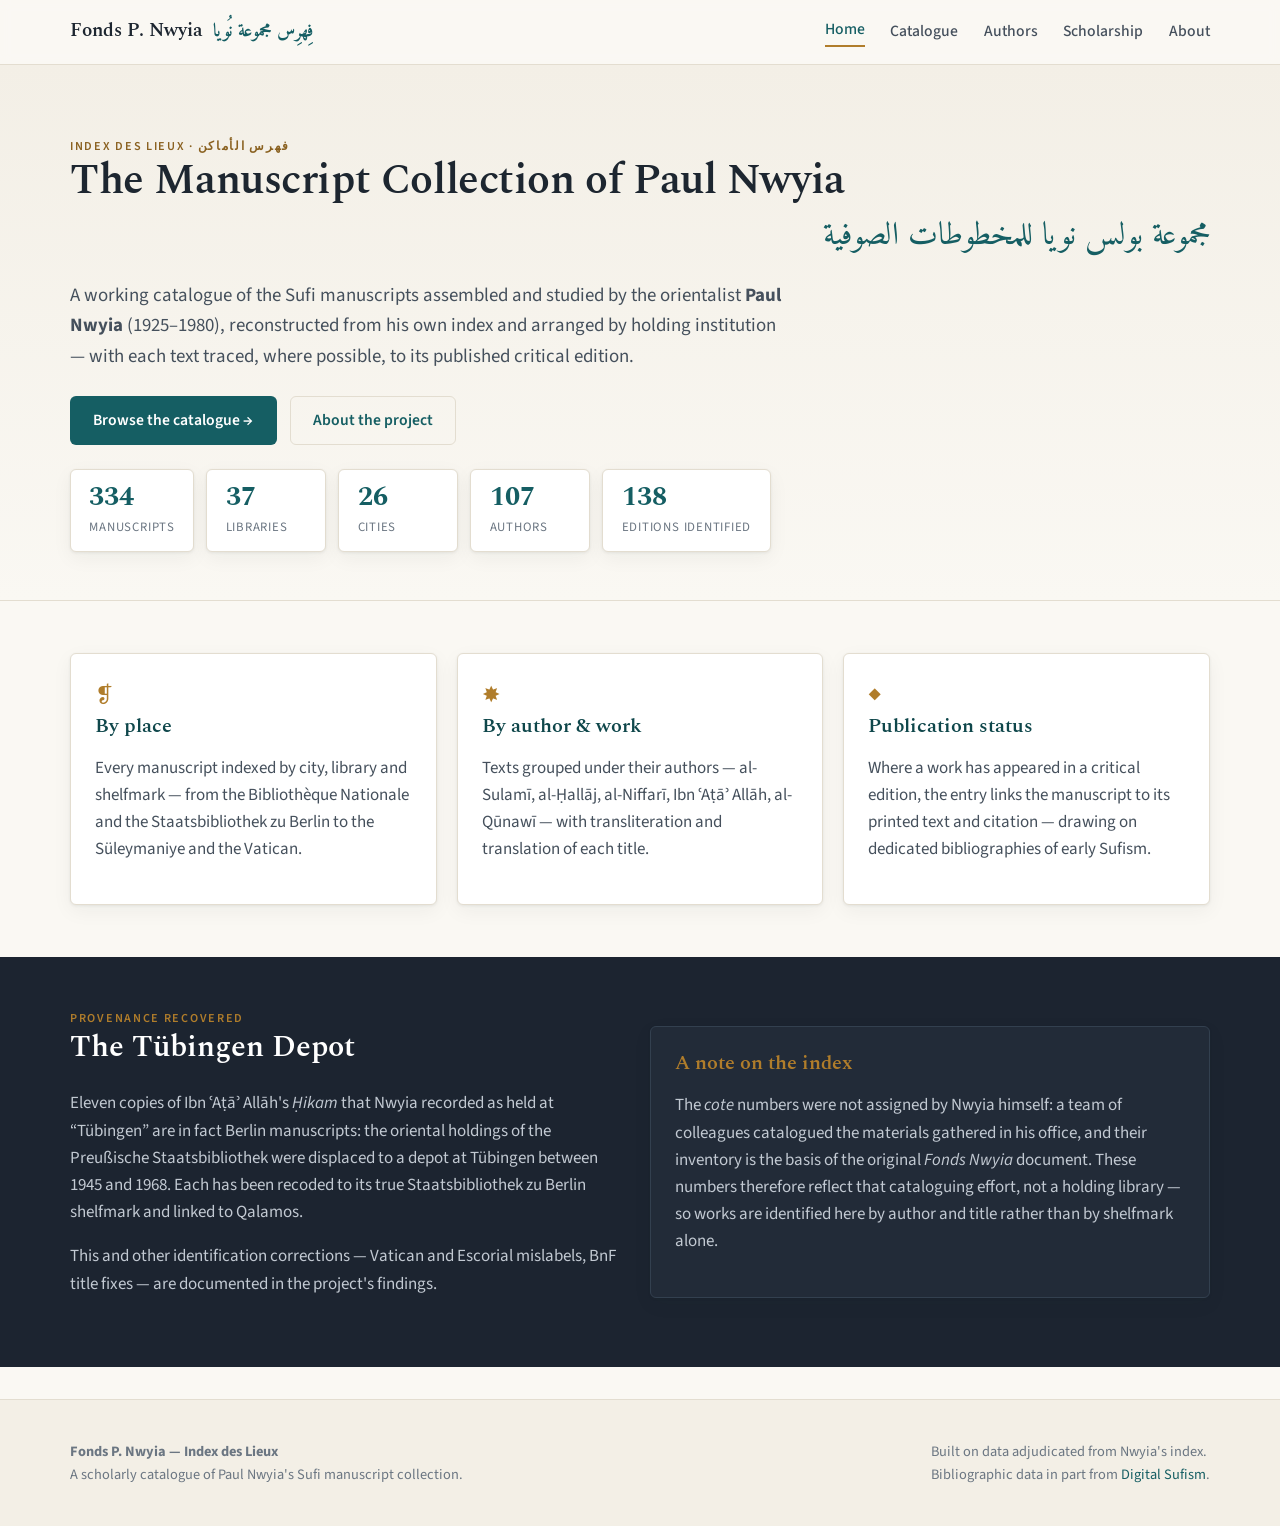
<file: index.html>
<!DOCTYPE html>
<html lang="en">
<head>
<meta charset="utf-8">
<meta name="viewport" content="width=device-width, initial-scale=1">
<title>Fonds P. Nwyia — Index des Lieux</title>
<meta name="description" content="A catalogue of the Sufi manuscripts assembled and studied by Paul Nwyia (1925–1980), indexed by holding institution, with publication status of their texts.">
<link rel="canonical" href="site/index.html">
<meta http-equiv="refresh" content="0; url=site/index.html">
<script>window.location.replace("site/index.html");</script>
</head>
<body>
<p>Redirecting to the <a href="site/index.html">Fonds P. Nwyia catalogue</a>&nbsp;…</p>
</body>
</html>
</file>
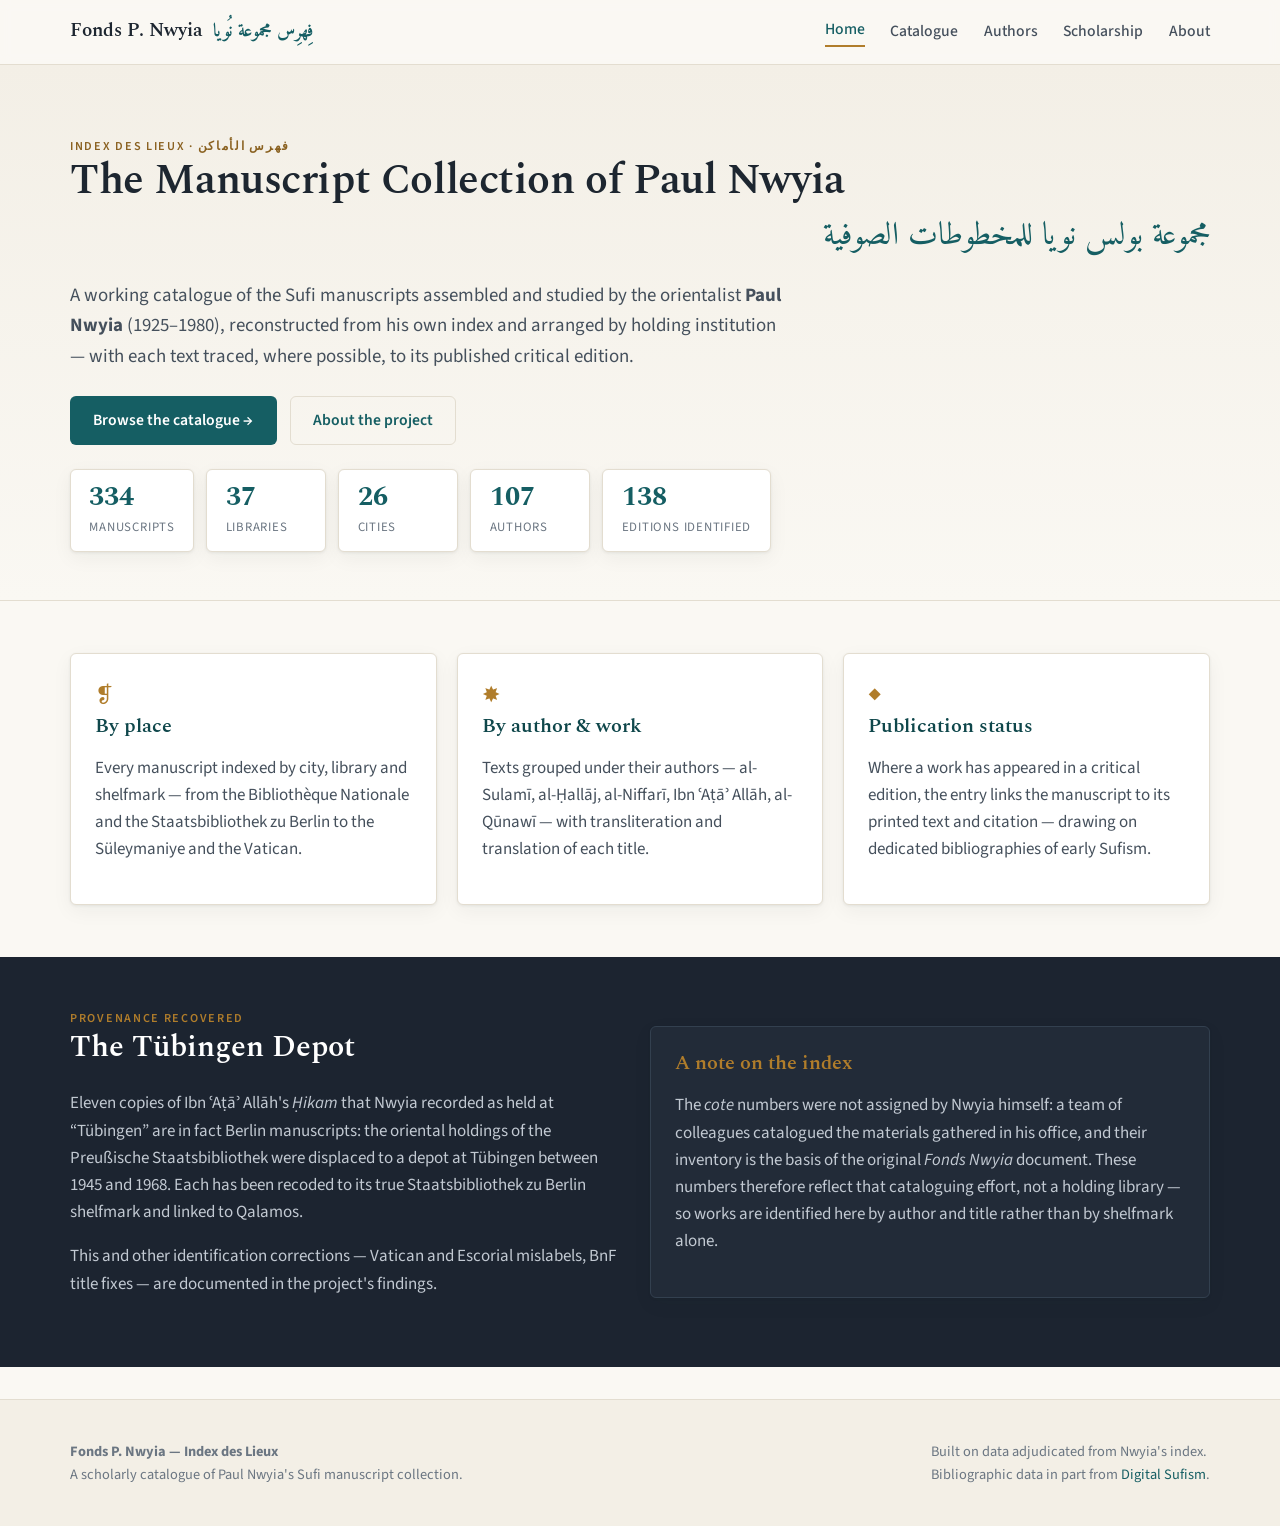
<file: site/index.html>
<!DOCTYPE html>
<html lang="en">
<head>
<meta charset="utf-8">
<meta name="viewport" content="width=device-width, initial-scale=1">
<title>Fonds P. Nwyia — Index des Lieux</title>
<meta name="description" content="A catalogue of the Sufi manuscripts assembled and studied by Paul Nwyia (1925–1980), indexed by holding institution, with publication status of their texts.">
<link rel="stylesheet" href="styles.css">
</head>
<body>

<nav class="nav">
  <div class="nav-inner">
    <a class="brand" href="index.html">Fonds P.&nbsp;Nwyia <span class="ar">فِهرِس مجموعة نُويا</span></a>
    <div class="nav-links">
      <a href="index.html" class="active">Home</a>
      <a href="catalogue.html">Catalogue</a>
      <a href="authors.html">Authors</a>
      <a href="scholarship.html">Scholarship</a>
      <a href="about.html">About</a>
    </div>
  </div>
</nav>

<header class="hero">
  <div class="container">
    <div class="eyebrow">Index des Lieux · فهرس الأماكن</div>
    <h1>The Manuscript Collection of Paul Nwyia</h1>
    <div class="ar-title">مجموعة بولس نويا للمخطوطات الصوفية</div>
    <p class="lead">
      A working catalogue of the Sufi manuscripts assembled and studied by the orientalist
      <strong>Paul Nwyia</strong> (1925–1980), reconstructed from his own index and arranged by
      holding institution — with each text traced, where possible, to its published critical edition.
    </p>
    <div class="btn-row">
      <a class="btn btn-primary" href="catalogue.html">Browse the catalogue →</a>
      <a class="btn btn-ghost" href="about.html">About the project</a>
    </div>
    <div class="stats" id="stats">
      <div class="stat"><div class="num" id="s-mss">—</div><div class="lbl">Manuscripts</div></div>
      <div class="stat"><div class="num" id="s-lib">—</div><div class="lbl">Libraries</div></div>
      <div class="stat"><div class="num" id="s-city">—</div><div class="lbl">Cities</div></div>
      <div class="stat"><div class="num" id="s-auth">—</div><div class="lbl">Authors</div></div>
      <div class="stat"><div class="num" id="s-pub">—</div><div class="lbl">Editions identified</div></div>
    </div>
  </div>
</header>

<section>
  <div class="container">
    <div class="grid grid-3">
      <a class="card" href="catalogue.html">
        <div class="icon">❡</div>
        <h3>By place</h3>
        <p>Every manuscript indexed by city, library and shelfmark — from the Bibliothèque
        Nationale and the Staatsbibliothek zu Berlin to the Süleymaniye and the Vatican.</p>
      </a>
      <a class="card" href="catalogue.html">
        <div class="icon">✸</div>
        <h3>By author &amp; work</h3>
        <p>Texts grouped under their authors — al-Sulamī, al-Ḥallāj, al-Niffarī, Ibn ʿAṭāʾ Allāh,
        al-Qūnawī — with transliteration and translation of each title.</p>
      </a>
      <a class="card" href="about.html">
        <div class="icon">◆</div>
        <h3>Publication status</h3>
        <p>Where a work has appeared in a critical edition, the entry links the manuscript to its
        printed text and citation — drawing on dedicated bibliographies of early Sufism.</p>
      </a>
    </div>
  </div>
</section>

<section class="feature-dark">
  <div class="container">
    <div class="grid grid-2" style="align-items:center;">
      <div>
        <div class="eyebrow" style="color:var(--accent)">Provenance recovered</div>
        <h2>The Tübingen Depot</h2>
        <p>Eleven copies of Ibn ʿAṭāʾ Allāh's <em>Ḥikam</em> that Nwyia recorded as held at
        “Tübingen” are in fact Berlin manuscripts: the oriental holdings of the Preußische
        Staatsbibliothek were displaced to a depot at Tübingen between 1945 and 1968. Each has
        been recoded to its true Staatsbibliothek zu Berlin shelfmark and linked to Qalamos.</p>
        <p class="muted">This and other identification corrections — Vatican and Escorial mislabels,
        BnF title fixes — are documented in the project's findings.</p>
      </div>
      <div>
        <div class="card" style="background:#222b38;border-color:#33404f;">
          <h3 style="color:var(--accent)">A note on the index</h3>
          <p style="color:#c2c9d2">The <em>cote</em> numbers were not assigned by Nwyia himself:
          a team of colleagues catalogued the materials gathered in his office, and their inventory
          is the basis of the original <em>Fonds Nwyia</em> document. These numbers therefore reflect
          that cataloguing effort, not a holding library — so works are identified here by author and
          title rather than by shelfmark alone.</p>
        </div>
      </div>
    </div>
  </div>
</section>

<footer>
  <div class="container footer-grid">
    <div>
      <strong>Fonds P. Nwyia — Index des Lieux</strong><br>
      A scholarly catalogue of Paul Nwyia's Sufi manuscript collection.
    </div>
    <div>
      Built on data adjudicated from Nwyia's index.<br>
      Bibliographic data in part from
      <a href="https://digitalsufism.github.io/" target="_blank" rel="noopener">Digital Sufism</a>.
    </div>
  </div>
</footer>

<script>
fetch("../data/data.json", { cache: "no-store" })
  .then(r => r.json())
  .then(d => {
    const clusters = d.clusters || [];
    // Clusters classified "modern" (Nwyia's own studies, his colleagues, and
    // modern authors) are not part of the premodern manuscript corpus — they are
    // presented separately on the Scholarship page and excluded from these counts.
    const modern = new Set(clusters.filter(c => c.category === "modern").map(c => c.cluster_id));
    const rows = (d.rows || []).filter(r => !modern.has(r.author_cluster_id));
    const uniq = k => new Set(rows.map(r => (r[k] || "").trim()).filter(Boolean)).size;
    const set = (id, n) => document.getElementById(id).textContent = n.toLocaleString();
    set("s-mss", rows.length);
    set("s-lib", uniq("library"));
    set("s-city", uniq("city"));
    set("s-auth", clusters.filter(c =>
      c.category !== "modern" && rows.some(r => r.author_cluster_id === c.cluster_id)).length);
    set("s-pub", rows.filter(r => r.pub_status === "published").length);
  })
  .catch(() => {});
</script>
</body>
</html>
</file>
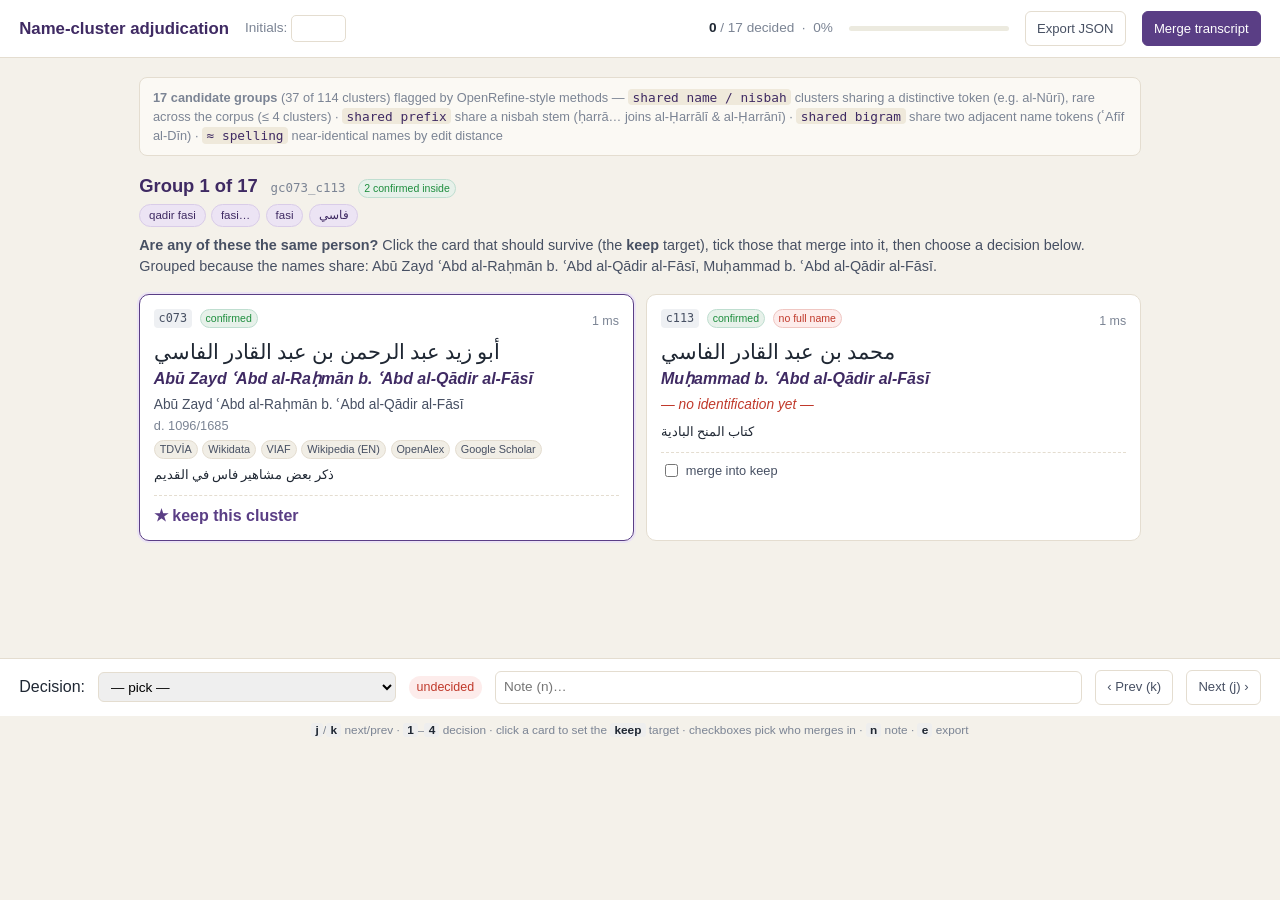
<file: review/name_clusters.html>
<!DOCTYPE html>
<html lang="en">
<head>
<meta charset="utf-8">
<meta name="viewport" content="width=device-width, initial-scale=1">
<title>Name-cluster adjudication — Fonds P. Nwyia</title>
<style>
:root{
  --bg:#f4f1ea;--card:#fff;--line:#e4ddd0;--ink:#1f2733;--soft:#475063;--muted:#7b8494;
  --primary:#5a3e85;--primary-dk:#3f2a63;--accent:#b08a3e;--ok:#1e8e3e;--warn:#c77f12;--red:#c0392b;
}
*{box-sizing:border-box}
body{margin:0;background:#f4f1ea;color:var(--ink);
  font-family:-apple-system,BlinkMacSystemFont,"Segoe UI",Roboto,Helvetica,Arial,sans-serif;line-height:1.5}
.ar{font-family:"Amiri","Noto Naskh Arabic","Traditional Arabic",serif;direction:rtl;unicode-bidi:isolate}
header{position:sticky;top:0;z-index:10;background:#fff;border-bottom:1px solid var(--line);
  padding:.7rem 1.2rem;display:flex;align-items:center;gap:1rem;flex-wrap:wrap}
header h1{font-size:1.05rem;margin:0;color:var(--primary-dk);font-weight:700}
.spacer{flex:1}
.prog{font-size:.85rem;color:var(--muted)}
.prog b{color:var(--ink)}
.bar{height:5px;background:#eceadf;border-radius:3px;overflow:hidden;width:160px}
.bar>i{display:block;height:100%;background:var(--accent)}
button.btn{font:inherit;font-size:.82rem;padding:.4rem .7rem;border:1px solid var(--line);background:#fff;
  border-radius:6px;cursor:pointer;color:var(--soft)}
button.btn:hover{border-color:var(--primary);color:var(--primary)}
button.btn.primary{background:var(--primary);color:#fff;border-color:var(--primary)}
.wrap{max-width:1040px;margin:1.2rem auto;padding:0 1.2rem 5rem}
.legend{font-size:.8rem;color:var(--muted);background:#fbf9f4;border:1px solid var(--line);
  border-radius:8px;padding:.6rem .8rem;margin-bottom:1rem}
.legend code{background:#efe9db;padding:.05em .35em;border-radius:4px;color:var(--primary-dk)}
.group-head{display:flex;align-items:baseline;gap:.8rem;flex-wrap:wrap;margin-bottom:.2rem}
.group-head h2{margin:0;font-size:1.15rem;color:var(--primary-dk)}
.gid{font-family:ui-monospace,Menlo,monospace;font-size:.78rem;color:var(--muted)}
.methods{margin:.3rem 0 .2rem;display:flex;gap:.35rem;flex-wrap:wrap}
.mchip{font-size:.72rem;background:#ece4f4;color:var(--primary-dk);border:1px solid #d9cce8;
  border-radius:999px;padding:.1rem .55rem}
.mchip.lead{background:#fbf0db;color:var(--accent);border-color:#ecdcb4}
.prompt{font-size:.9rem;color:var(--soft);margin:.5rem 0 1rem}
.members{display:grid;gap:.8rem;grid-template-columns:repeat(auto-fit,minmax(300px,1fr));margin-bottom:1.1rem}
.mem{background:var(--card);border:1px solid var(--line);border-radius:10px;padding:.75rem .85rem;position:relative}
.mem.keep{border-color:var(--primary);box-shadow:0 0 0 2px #ece4f4}
.mem.dropme{opacity:.62}
.mem-top{display:flex;align-items:center;gap:.5rem;margin-bottom:.35rem;flex-wrap:wrap}
.cid{font-family:ui-monospace,Menlo,monospace;font-size:.74rem;background:#eef0f3;border-radius:4px;
  padding:.05em .4em;color:var(--soft)}
.tag{font-size:.66rem;border-radius:999px;padding:.05em .45em;border:1px solid}
.tag.conf{background:#e7f1ea;color:var(--ok);border-color:#bfded0}
.tag.bare{background:#fdeceb;color:var(--red);border-color:#f0c7c3}
.tag.modern{background:#eef0f2;color:var(--muted);border-color:#dfe3e7}
.name-ar{font-size:1.3rem}
.name-tr{font-style:italic;color:var(--primary-dk);font-weight:600}
.full{font-size:.86rem;color:var(--soft);margin-top:.25rem}
.full.none{color:var(--red);font-style:italic}
.dates{font-size:.8rem;color:var(--muted)}
.kv{font-size:.78rem;color:var(--muted);margin-top:.3rem}
.auths{display:flex;gap:.3rem;flex-wrap:wrap;margin-top:.3rem}
.auth{font-size:.68rem;background:#f1eee6;border:1px solid var(--line);border-radius:999px;padding:.05em .45em;color:var(--soft)}
.titles{margin:.4rem 0 0;padding:0;list-style:none;font-size:.8rem}
.titles li{color:var(--ink);padding:.05rem 0}
.ctrl{display:flex;gap:.6rem;align-items:center;margin-top:.55rem;flex-wrap:wrap;
  border-top:1px dashed var(--line);padding-top:.5rem}
.ctrl label{font-size:.8rem;color:var(--soft);display:flex;align-items:center;gap:.3rem;cursor:pointer}
.decbar{position:sticky;bottom:0;background:#fff;border-top:1px solid var(--line);padding:.7rem 1.2rem;
  display:flex;gap:.8rem;align-items:center;flex-wrap:wrap}
.decbar select,.decbar input[type=text]{font:inherit;font-size:.85rem;padding:.35rem .5rem;
  border:1px solid var(--line);border-radius:6px}
.decbar input[type=text]{flex:1;min-width:180px}
.statetag{font-size:.78rem;padding:.15rem .5rem;border-radius:999px}
.s-merge{background:#e7f1ea;color:var(--ok)}.s-distinct{background:#eef0f2;color:var(--soft)}
.s-unsure{background:#fbf0db;color:var(--accent)}.s-defer{background:#f3eef7;color:var(--primary)}
.s-none{background:#fdeceb;color:var(--red)}
.kbd{font-size:.74rem;color:var(--muted);text-align:center;padding:.4rem}
.kbd b{background:#eee;border-radius:3px;padding:0 .35em;color:var(--ink)}
dialog{border:none;border-radius:10px;padding:0;max-width:680px;width:92%}
dialog .dlg{padding:1rem 1.2rem}
dialog textarea{width:100%;height:300px;font-family:ui-monospace,Menlo,monospace;font-size:.78rem;
  border:1px solid var(--line);border-radius:6px;padding:.5rem}
</style>
</head>
<body>

<header>
  <h1>Name-cluster adjudication</h1>
  <span class="prog">Initials: <input id="who" maxlength="6" style="width:4em;font:inherit;padding:.15rem .3rem;border:1px solid var(--line);border-radius:5px"></span>
  <div class="spacer"></div>
  <span class="prog"><b id="p-done">0</b> / <span id="p-tot">0</span> decided &nbsp;·&nbsp; <span id="p-pct">0%</span></span>
  <div class="bar"><i id="p-bar" style="width:0"></i></div>
  <button class="btn" onclick="exportJSON()">Export JSON</button>
  <button class="btn primary" onclick="exportMerges()">Merge transcript</button>
</header>

<div class="wrap">
  <div class="legend" id="legend"></div>
  <div id="main"><div style="padding:3rem;text-align:center;color:var(--muted)">Loading…</div></div>
</div>

<div class="decbar">
  <span>Decision:</span>
  <select id="action" onchange="setAction(this.value)">
    <option value="">— pick —</option>
    <option value="merge">1: Merge — checked are the SAME person</option>
    <option value="distinct">2: All distinct — no merge</option>
    <option value="unsure">3: Unsure — needs evidence</option>
    <option value="defer">4: Defer / skip</option>
  </select>
  <span id="statetag" class="statetag s-none">undecided</span>
  <input type="text" id="note" placeholder="Note (n)…" oninput="setNote(this.value)">
  <button class="btn" onclick="nav(-1)">‹ Prev (k)</button>
  <button class="btn" onclick="nav(1)">Next (j) ›</button>
</div>
<div class="kbd">
  <b>j</b>/<b>k</b> next/prev · <b>1</b>–<b>4</b> decision · click a card to set the <b>keep</b> target · checkboxes pick who merges in · <b>n</b> note · <b>e</b> export
</div>

<dialog id="dlg"><div class="dlg">
  <h3 id="dlg-title" style="margin:.2rem 0 .6rem"></h3>
  <p style="font-size:.82rem;color:var(--soft);margin:.2rem 0 .6rem" id="dlg-sub"></p>
  <textarea id="dlg-text" readonly></textarea>
  <div style="margin-top:.7rem;display:flex;gap:.6rem;justify-content:flex-end">
    <button class="btn" onclick="copyDlg()">Copy</button>
    <button class="btn" onclick="downloadDlg()">Download</button>
    <button class="btn primary" onclick="document.getElementById('dlg').close()">Close</button>
  </div>
</div></dialog>

<script>
const $ = id => document.getElementById(id);
const ESC = s => (s==null?"":String(s)).replace(/[&<>"']/g,c=>({"&":"&amp;","<":"&lt;",">":"&gt;",'"':"&quot;","'":"&#39;"}[c]));
const STORAGE = "nwyia_namecluster_v1";

let WL = null, GROUPS = [], idx = 0;
let DEC = {};   // group_id → {action, keep, merged:[cid], note}
let META = {};  // group_id → {byId: {cid→member}}

function load(){ try{ DEC = JSON.parse(localStorage.getItem(STORAGE))||{}; }catch(e){ DEC={}; } }
function save(){ localStorage.setItem(STORAGE, JSON.stringify(DEC)); }

function dec(gid){
  if(!DEC[gid]){
    const g = GROUPS.find(x=>x.group_id===gid);
    DEC[gid] = { action:"", keep:g.suggested_keep, merged:[], note:"" };
  }
  return DEC[gid];
}
function isDecided(gid){
  const d = DEC[gid]; if(!d||!d.action) return false;
  if(d.action==="merge" && (!d.keep || (d.merged||[]).length<1)) return false;
  return true;
}

function memTag(m){
  let t = "";
  if(m.user_confirmed) t += `<span class="tag conf">confirmed</span>`;
  if(!m.full_name)     t += `<span class="tag bare">no full name</span>`;
  if(m.category==="modern") t += `<span class="tag modern">modern</span>`;
  return t;
}

function memHtml(m, g){
  const d = dec(g.group_id);
  const isKeep = d.keep===m.cluster_id;
  const checked = (d.merged||[]).includes(m.cluster_id);
  const titles = (m.sample_titles||[]).slice(0,3)
    .map(t=>`<li class="ar">${ESC(t)}</li>`).join("");
  const auths = (m.authorities||[]).map(a=>`<span class="auth">${ESC(a)}</span>`).join("");
  const variants = (m.variants||[]).length>1
    ? `<div class="kv">variants: <span class="ar">${(m.variants||[]).map(ESC).join(" · ")}</span></div>` : "";
  const ctrl = isKeep
    ? `<div class="ctrl"><b style="color:var(--primary)">★ keep this cluster</b></div>`
    : `<div class="ctrl"><label><input type="checkbox" ${checked?"checked":""}
         onchange="toggleMerge('${g.group_id}','${m.cluster_id}',this.checked)"> merge into keep</label></div>`;
  return `<div class="mem ${isKeep?"keep":""} ${(!isKeep&&checked)?"":""}" onclick="pickKeep('${g.group_id}','${m.cluster_id}',event)">
    <div class="mem-top">
      <span class="cid">${ESC(m.cluster_id)}</span>${memTag(m)}
      <span style="flex:1"></span>
      <span class="kv">${m.count} ms</span>
    </div>
    <div><span class="name-ar ar">${ESC(m.canonical_ar)}</span></div>
    <div class="name-tr">${ESC(m.canonical_translit)}</div>
    <div class="full ${m.full_name?"":"none"}">${m.full_name?ESC(m.full_name):"— no identification yet —"}</div>
    ${m.dates?`<div class="dates">${ESC(m.dates)}</div>`:""}
    ${auths?`<div class="auths">${auths}</div>`:""}
    ${titles?`<ul class="titles">${titles}</ul>`:""}
    ${variants}
    ${ctrl}
  </div>`;
}

function render(){
  const g = GROUPS[idx];
  if(!g){ $("main").innerHTML = "No groups."; return; }
  const d = dec(g.group_id);
  const methods = g.methods.map(mn=>{
    const lead = mn.startsWith("lead:");
    return `<span class="mchip ${lead?"lead":""}">${ESC(mn)}</span>`;
  }).join("");
  const names = g.members.map(m=>m.canonical_translit||m.cluster_id).join(", ");
  $("main").innerHTML = `
    <div class="group-head">
      <h2>Group ${idx+1} of ${GROUPS.length}</h2>
      <span class="gid">${ESC(g.group_id)}</span>
      ${g.n_confirmed?`<span class="tag conf">${g.n_confirmed} confirmed inside</span>`:""}
    </div>
    <div class="methods">${methods}</div>
    <div class="prompt"><b>Are any of these the same person?</b>
      Click the card that should survive (the <b>keep</b> target), tick those that merge into it, then choose a decision below.
      Grouped because the names share: ${ESC(names)}.</div>
    <div class="members">${g.members.map(m=>memHtml(m,g)).join("")}</div>`;
  $("action").value = d.action||"";
  $("note").value = d.note||"";
  updateStateTag();
  updateProgress();
}

function updateStateTag(){
  const g = GROUPS[idx]; const d = dec(g.group_id);
  const tag = $("statetag");
  const map = {merge:["s-merge","merge "+(d.merged||[]).length+"→"+d.keep],
    distinct:["s-distinct","all distinct"],unsure:["s-unsure","unsure"],defer:["s-defer","deferred"]};
  if(d.action && map[d.action]){ tag.className="statetag "+map[d.action][0]; tag.textContent=map[d.action][1]; }
  else { tag.className="statetag s-none"; tag.textContent="undecided"; }
}

function updateProgress(){
  const tot = GROUPS.length;
  const done = GROUPS.filter(g=>isDecided(g.group_id)).length;
  $("p-done").textContent=done; $("p-tot").textContent=tot;
  const pct = tot?Math.round(done/tot*100):0;
  $("p-pct").textContent=pct+"%"; $("p-bar").style.width=pct+"%";
}

// ── decision actions ──────────────────────────────────────────────────────
function pickKeep(gid,cid,ev){
  if(ev && (ev.target.tagName==="INPUT"||ev.target.tagName==="LABEL")) return;
  const d = dec(gid);
  d.keep = cid;
  d.merged = (d.merged||[]).filter(x=>x!==cid);   // keep can't be in merged
  save(); render();
}
function toggleMerge(gid,cid,on){
  const d = dec(gid);
  d.merged = (d.merged||[]).filter(x=>x!==cid);
  if(on) d.merged.push(cid);
  if(d.action==="" && on) d.action="merge";
  save(); render();
}
function setAction(v){
  const g = GROUPS[idx]; const d = dec(g.group_id);
  d.action = v;
  if(v==="merge" && (d.merged||[]).length===0){
    // smart default: propose merging every non-keep member; user unticks the rest
    d.merged = g.members.map(m=>m.cluster_id).filter(c=>c!==d.keep);
  }
  if(v==="distinct"||v==="unsure"||v==="defer") d.merged=[];
  save(); render();
}
function setNote(v){ const g=GROUPS[idx]; dec(g.group_id).note=v; save(); updateProgress(); }
function nav(dir){ idx=Math.max(0,Math.min(GROUPS.length-1,idx+dir)); render(); window.scrollTo(0,0); }

document.addEventListener("keydown",e=>{
  if(e.target.tagName==="INPUT"||e.target.tagName==="TEXTAREA") {
    if(e.key==="Escape") e.target.blur(); return;
  }
  if(e.key==="j"){ nav(1); }
  else if(e.key==="k"){ nav(-1); }
  else if(e.key==="n"){ e.preventDefault(); $("note").focus(); }
  else if(e.key==="e"){ exportJSON(); }
  else if("1234".includes(e.key)){
    const m={1:"merge",2:"distinct",3:"unsure",4:"defer"}[e.key];
    setAction(m); $("action").value=m;
  }
});

// ── exports ───────────────────────────────────────────────────────────────
function stamp(){ return new Date().toISOString(); }
function annot(){ return ($("who").value||"").trim()||"anon"; }

function exportJSON(){
  const decisions = GROUPS.map(g=>{
    const d = DEC[g.group_id]||{};
    return { group_id:g.group_id, members:g.members.map(m=>m.cluster_id),
      methods:g.methods, action:d.action||"", keep:d.keep||"",
      merged:d.merged||[], note:d.note||"" };
  });
  const out = { schema_version:"1.0", task:"name-cluster-adjudication",
    annotator:annot(), annotated_date:stamp(),
    source:WL.source, decisions };
  showDlg("Decisions (JSON)",
    "Save next to the worklist. Re-importable; provenance stamped.",
    JSON.stringify(out,null,2),
    "name_cluster_decisions_"+annot()+".json");
}

function exportMerges(){
  const lines = [
    "# Name-cluster merges — adjudicated "+stamp()+" by "+annot(),
    "# Paste these into NAMED_MERGES in scripts/harvest_authority.py, then:",
    "#   python3 scripts/harvest_authority.py data/data.json && python3 scripts/cluster.py",
    "# BACK UP FIRST: cp data/authority.json backups/authority.json.bak.premerge",
    "" ];
  let n=0;
  for(const g of GROUPS){
    const d = DEC[g.group_id]; if(!d||d.action!=="merge"||!(d.merged||[]).length) continue;
    const byId = {}; g.members.forEach(m=>byId[m.cluster_id]=m);
    const keep = byId[d.keep];
    lines.push("# "+(keep?keep.canonical_translit:d.keep)+"  ["+g.group_id+"]"+(d.note?"  — "+d.note:""));
    for(const cid of d.merged){
      const m = byId[cid]; if(!m) continue;
      lines.push("#   ← absorb "+cid+" "+(m.canonical_translit||""));
      for(const v of (m.variants||[])){
        lines.push('    '+JSON.stringify(v)+': "'+d.keep+'",   # '+(m.canonical_translit||cid)+' → '+(keep?keep.canonical_translit:d.keep));
        n++;
      }
    }
    lines.push("");
  }
  lines.push("# "+n+" variant→cluster merge mappings emitted");
  showDlg("Merge transcript (NAMED_MERGES)",
    "Ready-to-apply variant→cluster mappings for harvest_authority.py.",
    lines.join("\n"), "name_cluster_merges_"+annot()+".py");
}

let dlgName="export.txt";
function showDlg(title,sub,text,fname){
  $("dlg-title").textContent=title; $("dlg-sub").textContent=sub;
  $("dlg-text").value=text; dlgName=fname; $("dlg").showModal();
}
function copyDlg(){ navigator.clipboard.writeText($("dlg-text").value); }
function downloadDlg(){
  const blob=new Blob([$("dlg-text").value],{type:"text/plain"});
  const a=document.createElement("a"); a.href=URL.createObjectURL(blob); a.download=dlgName; a.click();
}

// ── boot ────────────────────────────────────────────────────────────────────
load();
fetch("name_clusters.json",{cache:"no-store"}).then(r=>r.json()).then(d=>{
  WL=d; GROUPS=d.groups||[];
  $("legend").innerHTML = "<b>"+GROUPS.length+" candidate groups</b> ("+d.n_clusters_in_groups+
    " of "+d.n_clusters_total+" clusters) flagged by OpenRefine-style methods — "+
    Object.entries(d.methods_legend).map(([k,v])=>"<code>"+ESC(k)+"</code> "+ESC(v)).join(" · ");
  render();
}).catch(e=>{ $("main").innerHTML="<div style='padding:2rem;color:var(--red)'>Could not load worklist ("+ESC(e.message)+"). Serve from the project root and open /review/name_clusters.html</div>"; });
</script>
</body>
</html>
</file>
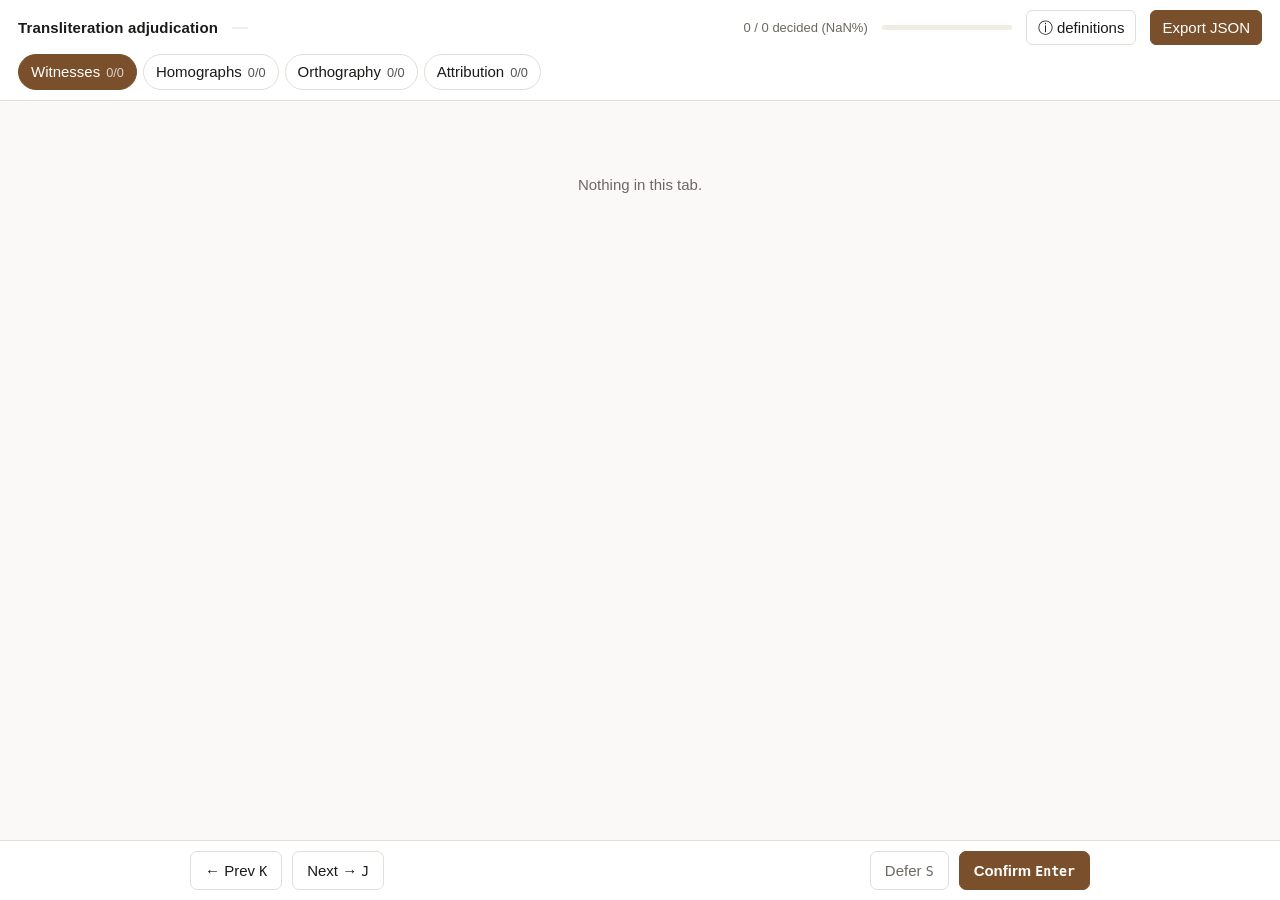
<file: review/translit_adjudicate.html>
<!DOCTYPE html>
<html lang="en">
<head>
<meta charset="utf-8">
<meta name="viewport" content="width=device-width, initial-scale=1">
<title>Transliteration adjudication — Nwyia index</title>
<style>
:root{
  --bg:#faf9f7; --panel:#fff; --ink:#1b1a18; --muted:#6c6862; --line:#e2ded7;
  --accent:#7a4f2b; --accent-ink:#fff; --ok:#2f6b3f; --warn:#8a6d1f; --bad:#8c2f2f;
  --chip:#f1ece4;
}
*{box-sizing:border-box}
body{margin:0;background:var(--bg);color:var(--ink);
     font:15px/1.55 -apple-system,BlinkMacSystemFont,"Segoe UI",Helvetica,Arial,sans-serif}
.ar{font-family:"Geeza Pro","Al Bayan","Scheherazade New","Amiri",serif;
    font-size:1.45em;line-height:1.9;direction:rtl;unicode-bidi:isolate}
code,.mono{font-family:ui-monospace,SFMono-Regular,Menlo,monospace;font-size:.88em}

header{position:sticky;top:0;z-index:20;background:var(--panel);
       border-bottom:1px solid var(--line);padding:10px 18px}
.hrow{display:flex;align-items:center;gap:14px;flex-wrap:wrap}
h1{font-size:15px;margin:0;font-weight:600;letter-spacing:.01em}
.spacer{flex:1}
header button{font:inherit;padding:5px 11px;border:1px solid var(--line);
              border-radius:6px;background:#fff;color:var(--ink);cursor:pointer}
header button:hover{background:var(--chip)}
header .primary{background:var(--accent);color:var(--accent-ink);border-color:var(--accent)}
header .primary:hover{filter:brightness(1.08)}

.tabs{display:flex;gap:6px;margin-top:9px;flex-wrap:wrap}
.tabs button{font:inherit;padding:5px 12px;border:1px solid var(--line);
             border-radius:999px;background:#fff;color:var(--ink);cursor:pointer}
.tabs button.on{background:var(--accent);color:var(--accent-ink);border-color:var(--accent)}
.tabs button .n{opacity:.75;margin-left:6px;font-size:.85em}

main{max-width:900px;margin:22px auto 90px;padding:0 18px}
.card{background:var(--panel);border:1px solid var(--line);border-radius:10px;
      padding:18px 20px;box-shadow:0 1px 2px rgba(0,0,0,.03)}
.meta{display:flex;gap:12px;flex-wrap:wrap;align-items:baseline;color:var(--muted);
      font-size:13px;margin-bottom:10px}
.meta .rid{font-weight:600;color:var(--ink)}
.badge{display:inline-block;padding:1px 8px;border-radius:999px;background:var(--chip);
       font-size:12px;color:var(--muted)}
.badge.clear{background:#e7f0e8;color:var(--ok)}
.badge.check{background:#f5eedd;color:var(--warn)}
.badge.house-style{background:#eceaf3;color:#4a4472}
.badge.shadda{background:#e8eef0;color:#2d5560}
.badge.shadda-manual{background:#f3e6e6;color:var(--bad)}
.badge.hamza{background:#e9eddf;color:#4a5a2c}
.badge.hamza-manual{background:#f3e6e6;color:var(--bad)}
.badge.bad-badge{background:#f3e6e6;color:var(--bad)}

h2.q{font-size:12.5px;text-transform:uppercase;letter-spacing:.07em;color:var(--muted);
     margin:20px 0 8px;font-weight:600}
.title-raw{background:#fbf7f0;border:1px solid var(--line);border-radius:8px;padding:10px 14px}
.hl{background:#fbe7c8;border-radius:3px;padding:0 3px;box-decoration-break:clone}
.gloss{color:var(--muted);font-size:14px;margin-top:8px;word-spacing:.15em}
.gloss .c{color:var(--accent);font-weight:600}
.note{background:#fdf6e8;border-left:3px solid var(--warn);padding:8px 12px;
      border-radius:0 6px 6px 0;font-size:13.5px;margin:10px 0}
.note.artifact{background:#eef3fb;border-left-color:#3a5f9c}

.opts{display:flex;flex-direction:column;gap:8px;margin-top:6px}
.opt{border:1px solid var(--line);border-radius:8px;padding:9px 13px;background:#fff;
     cursor:pointer;text-align:left;font:inherit;color:var(--ink);width:100%}
.opt:hover{background:var(--chip)}
.opt.on{border-color:var(--accent);background:#f6efe7;box-shadow:inset 0 0 0 1px var(--accent)}
.opt .k{display:inline-block;min-width:20px;color:var(--muted);font-size:12px}
.opt .v{font-weight:600}
.opt .ev{display:block;color:var(--muted);font-size:12.5px;margin-top:3px}
.opt .sug{color:var(--ok);font-size:12px;margin-left:8px}

input[type=text]{font:inherit;padding:7px 10px;border:1px solid var(--line);
                 border-radius:7px;background:#fff;color:var(--ink);width:100%;max-width:420px}
textarea{font:inherit;padding:8px 10px;border:1px solid var(--line);border-radius:7px;
         background:#fff;color:var(--ink);width:100%;min-height:62px;resize:vertical}

table{border-collapse:collapse;width:100%;font-size:13.5px;margin-top:6px}
th,td{border-bottom:1px solid var(--line);padding:6px 8px;text-align:left;vertical-align:top}
th{color:var(--muted);font-weight:600;font-size:12px;text-transform:uppercase;letter-spacing:.05em}
td.ar{font-size:1.15em;line-height:1.7}
.del{color:var(--bad);text-decoration:line-through}
.ins{color:var(--ok);font-weight:600}

.preview{margin-top:14px;padding:10px 14px;border:1px dashed var(--line);
         border-radius:8px;background:#fcfbf9}
.preview .lbl{font-size:11.5px;text-transform:uppercase;letter-spacing:.06em;color:var(--muted)}
.preview .val{font-size:16px;margin-top:3px}
.preview.bad{border-color:var(--bad);background:#fdf2f2}

nav.foot{position:fixed;left:0;right:0;bottom:0;z-index:20;background:var(--panel);
         border-top:1px solid var(--line);padding:10px 18px}
.frow{max-width:900px;margin:0 auto;display:flex;align-items:center;gap:10px;flex-wrap:wrap}
nav.foot button{font:inherit;padding:7px 14px;border:1px solid var(--line);
                border-radius:7px;background:#fff;color:var(--ink);cursor:pointer}
nav.foot button:hover{background:var(--chip)}
nav.foot .confirm{background:var(--accent);color:var(--accent-ink);border-color:var(--accent);
                  font-weight:600}
nav.foot .confirm:hover{filter:brightness(1.08)}
nav.foot .confirm:disabled{background:#e6e3de;color:#9a958d;border-color:var(--line);
                           cursor:not-allowed;filter:none}
nav.foot .skip{color:var(--muted)}
.prog{color:var(--muted);font-size:13px}
.bar{height:5px;background:var(--chip);border-radius:3px;overflow:hidden;width:130px}
.bar i{display:block;height:100%;background:var(--accent)}

#defs{display:none;position:fixed;inset:0;z-index:40;background:rgba(20,18,16,.45);
      padding:40px 18px;overflow:auto}
#defs.on{display:block}
#defs .box{max-width:760px;margin:0 auto;background:var(--panel);border-radius:12px;
           padding:22px 26px}
#defs h3{margin:18px 0 6px;font-size:14px}
#defs dl{margin:0}#defs dt{font-weight:600;margin-top:9px}#defs dd{margin:2px 0 0;color:var(--muted)}
.done-tick{color:var(--ok);font-weight:600}
.empty{color:var(--muted);text-align:center;padding:50px 0}
</style>
</head>
<body>

<header>
  <div class="hrow">
    <h1>Transliteration adjudication</h1>
    <span class="badge" id="who-badge"></span>
    <span class="spacer"></span>
    <span class="prog" id="prog"></span>
    <div class="bar"><i id="barfill" style="width:0"></i></div>
    <button id="defs-btn" title="? toggles">ⓘ definitions</button>
    <button class="primary" id="export-btn">Export JSON</button>
  </div>
  <div class="tabs" id="tabs"></div>
</header>

<main id="app"></main>

<nav class="foot">
  <div class="frow">
    <button id="prev">← Prev <span class="mono">K</span></button>
    <button id="next">Next → <span class="mono">J</span></button>
    <span class="spacer"></span>
    <button class="skip" id="skip">Defer <span class="mono">S</span></button>
    <button class="confirm" id="confirm">Confirm <span class="mono">Enter</span></button>
  </div>
</nav>

<div id="defs"><div class="box">
  <h2 style="margin:0;font-size:16px">What each tab is asking</h2>

  <h3>Witnesses (decide first)</h3>
  <p>Rows whose recorded transliteration carries a faulty token. Because the
  composer learns its lexicon from completed rows, one of these can be the sole
  witness for a losing reading — correcting it dissolves a contest downstream
  rather than requiring a separate ruling on it. One row may hold several fixes,
  so the card is keyed by fix, not by row.</p>

  <h3>Homographs</h3>
  <p>13 rows that <code>apply_word_lexicon.py</code> refuses to compose: one
  normalized Arabic key carries two attested readings, so composing would mean
  guessing. Pick the reading this row's context requires.</p>
  <dl>
    <dt>Normalizer artifact</dt>
    <dd><code>normalize_ar</code> folds ألف مقصورة (ى) to yāʾ (ي) — correct for
    matching names, but it merges على <i>ʿalā</i> with علي <i>ʿAlī</i> onto one key.
    The raw title tells you which it is.</dd>
    <dt>Genuine homograph</dt>
    <dd>One spelling, two words: من is the preposition <i>min</i> and the relative
    pronoun <i>man</i>.</dd>
    <dt>Witness rows</dt>
    <dd>Rows whose existing transliteration attests that reading. One witness
    against several is usually a typo, not a distinction.</dd>
  </dl>

  <h3>Orthography</h3>
  <p>Arabic word forms that look non-standard, with a proposed canonical spelling.
  Up to two answers: the Arabic form, and — <b>where the word appears in a title</b> —
  the transliteration that form implies, because changing the Arabic changes the
  lexicon key the composer looks it up under, so a spelling fix with no
  transliteration would silently un-settle the word. A word that appears only in
  author fields and cluster names has no per-word romanization, so that second
  question is not asked there: the Arabic form is the whole decision.</p>
  <p>Where the corpus records more than one reading for the same word, no default is
  offered and the competing readings appear as one-click choices. The disagreement is
  itself a finding — pick one, or type a third.</p>
  <p><b>How far a transliteration reaches.</b> On a card that lists no specific rows,
  the reading you give becomes the corpus-wide reading for that word. On a card scoped
  to named rows it is written to those rows only, because a form can be a fault here
  and perfectly correct elsewhere — <span class="ar">بن</span> is right between two
  names and wrong word-initially, so a corpus-wide rewrite would be the bug. And a box
  you leave exactly as it arrived is recorded as <i>accepting the corpus's own
  reading</i>: it fills the row, it does not settle a contested key. To settle one,
  click a competing reading or type the value.</p>
  <dl>
    <dt><span class="badge clear">clear</span></dt>
    <dd>A real fault: the spelling is wrong by any convention.</dd>
    <dt><span class="badge check">check</span></dt>
    <dd>Probably a fault, but worth a look at the manuscript reading.</dd>
    <dt><span class="badge house-style">house-style</span></dt>
    <dd>Not wrong — inconsistent. The corpus writes it both ways (or drops an optional
    hamza). Your call is a convention, and «keep as written» is a legitimate answer.</dd>
    <dt><span class="badge shadda">shadda</span></dt>
    <dd>The transliteration geminates, so the Arabic should carry a šaddah. The
    placement was derived from the transliteration's doubled consonant and is
    offered for one-click acceptance.</dd>
    <dt><span class="badge shadda-manual">shadda-manual</span></dt>
    <dd>Same, but WHICH letter carries the mark is not mechanically decidable — the
    consonant occurs more than once outside the article, or the transliteration
    doubles two of them. No proposal is offered; type the form.</dd>
    <dt><span class="badge hamza">hamza</span></dt>
    <dd>A word-initial bare ālif that should carry a hamzat-qaṭʿ carrier (أ or إ).
    The carrier was derived from the vowel the transliteration records. Like the
    šaddah, it moves no key: <code>normalize_ar</code> folds أ إ آ ٱ back to ا.</dd>
    <dt><span class="badge hamza-manual">hamza-manual</span></dt>
    <dd>Same, but no transliteration is aligned to the word, so the vowel that
    separates qaṭʿ from waṣl is not recoverable. No proposal is offered; type the
    form — or keep the bare ālif, which is right for hamzat waṣl.</dd>
  </dl>

  <h3>What the šaddah does and does not do</h3>
  <p><b>The mark does not affect matching.</b> <code>normalize_ar</code> strips every
  combining mark, so القدسيّة and القدسيه are ONE lexicon key — writing the mark
  changes no key and unblocks no title. <b>The transliteration beside it is a separate
  matter</b>, and it is the one with reach: see «How far a transliteration reaches»
  above. Writing the mark settles nothing on its own; answering the second question
  affirmatively can. What the mark buys is the reverse check: with the
  mark present, a scan can verify a transliteration's doubling against the Arabic,
  which is how the witness-tab faults were found. The corpus currently writes it on
  16 word types and omits it on the rest; nothing carries a šaddah the
  transliteration contradicts, so the rule holds in one direction already.</p>
  <p>Where the <i>transliteration</i> is the thing that is wrong (a doubled
  consonant the Arabic never had), the fix is a Witnesses card, not a šaddah — those
  words are held out of this tab deliberately.</p>

  <h3>Attribution</h3>
  <p>Rows whose title ends in a <i>li-</i> attribution naming a person. The default
  is <b>keep</b>, deliberately: a census of the whole corpus found that titles
  containing a person-name are overwhelmingly the work's real title (تفسير مقاتل,
  حكم أبي مدين — strip those and you are left with «تفسير» and «حكم»), and that most
  of the remaining tails name the author of the <i>base text</i> a commentary is
  about, which the row's own author field does not record.</p>
  <p>Each card carries a computed <b>collision check</b>: which other rows in this
  batch would end up with an identical title if their tails were stripped too. On
  this batch it comes back empty for every card — so "stripping would merge these
  records" is NOT an argument available here, and the case for keeping rests only on
  whether the tail is information worth having. One card is flagged a false
  positive: r0285's <span dir="rtl">للمفتاح</span> is «for the key», not a name.</p>
  <p>Stripping never deletes: the tail is appended to <code>catalog_note</code>, and
  the transliteration is trimmed with it only when the row's two sides have matching
  word counts.</p>

  <h3>Hamzat qaṭʿ vs waṣl</h3>
  <p>A word-initial hamza is either <b>qaṭʿ</b> (written أ or إ, always pronounced)
  or <b>waṣl</b> (a bare ālif, elided in context). The corpus writes a bare ālif for
  both, so only the qaṭʿ ones need fixing — "correcting" a waṣl word would be an
  error.</p>
  <p>Which one it is comes from the <b>transliteration</b>, because this project
  romanizes them identically but the vowel survives: an initial <i>a</i> or <i>u</i>
  can never be waṣl (that is what separates <i>al-anwār</i> from <i>al-intiṣār</i>),
  an initial <i>ā</i> is a madda (الآيات, never الأيات), and an initial <i>i</i> is
  read against the Arabic shape — است / ان / ا_ت and the assimilated form-VIII
  spellings (اصطلاح, اضطراب) are waṣl and get no card at all.</p>
  <p>These fixes are <b>invisible to matching</b>: <code>normalize_ar</code> folds
  أ إ آ ٱ back to ا, so no cluster key and no lexicon key moves. A card that would
  move a key says so explicitly — that only happens where a letter, not just a
  carrier, is being changed.</p>

  <h3>Keys</h3>
  <dl>
    <dt>J / K</dt><dd>next / previous card</dd>
    <dt>1 … 9</dt><dd>choose an option for the first unanswered question</dd>
    <dt>Enter</dt><dd>confirm (disabled until every question on the card is answered)</dd>
    <dt>S</dt><dd>defer — recorded as a decision, but not a resolution</dd>
    <dt>N</dt><dd>jump to the note field</dd>
    <dt>?</dt><dd>this panel</dd>
  </dl>
  <p style="margin-top:18px"><button id="defs-close">Close</button></p>
</div></div>

<script type="application/json" id="payload">{"schema_version": 1, "task": "translit-adjudication", "generated_from": "data/data.json + review/translit_words_decisions.json", "mark_class": "[\\u0610-\\u061A\\u0640\\u064B-\\u065F\\u0670\\u06D6-\\u06DC\\u06DF-\\u06E4\\u06E7-\\u06E8\\u06EA-\\u06ED]", "counts": {"witness": 0, "homograph": 0, "ortho": 0, "attribution": 0}, "strata": {"witness": [], "homograph": [], "ortho": [], "attribution": []}}</script>
<script>
"use strict";
const DATA = JSON.parse(document.getElementById("payload").textContent);
const LS = "nwyia-translit-adjudication-v1";
const ORDER = ["witness", "homograph", "ortho", "attribution"];
const TAB_LABEL = {witness:"Witnesses", homograph:"Homographs",
                   ortho:"Orthography", attribution:"Attribution"};
// Bumped when the shape of a stored answer changes. `let S = load()` runs before
// any `const` below it is initialized, so this has to sit above that line.
const STATE_V = 2;

/* ---------- state ------------------------------------------------------- */
// One record per item, keyed by stable id. Created lazily, but the EXPORT walks
// the worklist rather than this store, so an untouched item is exported as an
// explicit "not reviewed" rather than vanishing.
let S = load();
let tab = ORDER[0];
let idx = {witness:0, homograph:0, ortho:0, attribution:0};

function load(){
  let raw;
  try { raw = JSON.parse(localStorage.getItem(LS)) || {}; }
  catch(e){ console.warn("state unreadable, starting clean", e); return {}; }
  return migrate(raw);
}
// One-time, non-destructive, and idempotent: it runs on whatever a previous
// version of this app left behind. Answers are the annotator's work — a schema
// change may not throw them away.
function migrate(raw){
  if (raw.__v === STATE_V) return raw;
  const out = {};
  for (const [id, s] of Object.entries(raw)){
    if (id === "__v") continue;
    // v1 stored a hand-written attribution title in `disposition`, the same slot
    // as the enum sentinels. Recover it as the answer it always was.
    if (s && typeof s.disposition === "string"
        && s.disposition !== "keep" && s.disposition !== "strip"
        && s.disposition !== "custom")
      out[id] = {...s, disposition: "custom", title: s.disposition};
    else out[id] = s;
  }
  // v1 answers carry no fingerprint. Stamping them with the CURRENT item's leaves
  // them intact and trusted, which is the honest reading: they were given against
  // whatever this bake now shows, and there is no record to say otherwise. From
  // here on every answer records the question it answered.
  for (const t of ORDER)
    for (const it of (DATA.strata[t] || []))
      if (out[it.id] && out[it.id].fp === undefined) out[it.id].fp = it.fp;
  out.__v = STATE_V;
  return out;
}
function save(){
  try { localStorage.setItem(LS, JSON.stringify(S)); }
  catch(e){ alert("Could not save progress locally (storage full or blocked). "
                + "Export now — the download is your only copy."); }
}
function items(t){ return DATA.strata[t] || []; }
function st(id){ return S[id] || (S[id] = {}); }
// An answer records the QUESTION it answered. Every write goes through here.
function touch(it){ const s = st(it.id); s.fp = it.fp; s.confirmed = false; return s; }
// The stored answer was given against a different version of this card — a
// re-baked worklist reuses ids, so without this the card renders "decided ✓" and
// exports a proposal nobody has seen.
function stale(it){
  const s = S[it.id];
  return !!(s && s.fp !== undefined && it.fp !== undefined && s.fp !== it.fp);
}
function cur(){ return items(tab)[idx[tab]]; }

/* ---------- completeness: a multi-axis decision is a conjunction ---------- */
// Every axis must be answered for the item to count as decided — in the progress
// bar, in the Confirm gate, and in the export's `done` flag. A partial is undecided
// everywhere; toggling any axis off reopens the whole decision.
// The transliteration axis exists because changing an Arabic word changes the
// lexicon key the composer looks it up under. That is a fact about TITLES only: an
// author field and a cluster name carry no per-word romanization, so demanding one
// there asks for a value that does not exist and leaves Confirm dead forever.
function touchesTitle(it){
  return (it.rows && it.rows.length > 0)
      || !!(it.scope && it.scope.titles && it.scope.titles.length);
}
function axes(it){
  if (it.stratum === "witness") return ["verdict"];
  if (it.stratum === "attribution"){
    // A title written by hand is not the enum answer plus nothing: it needs the
    // title itself, and — only where the row already has one — the transliteration
    // to go with it, since a hand-written title cannot be trimmed automatically.
    const s = S[it.id];
    if (!s || s.disposition !== "custom") return ["disposition"];
    return it.title_translit ? ["disposition", "title", "title_translit"]
                             : ["disposition", "title"];
  }
  if (it.stratum === "homograph") return it.keys.map(k => "key:" + k.key);
  return touchesTitle(it) ? ["form", "translit"] : ["form"];
}
function answered(it, ax){
  const s = S[it.id]; if (!s) return false;
  let v = s[ax];
  if (ax === "form" && v === "keep") return true;    // keep needs no new translit…
  // The transliteration box is PREFILLED from the item, so an untouched box is a
  // real answer (the suggestion, accepted). Reading only the state store here made
  // Confirm dead on a card that visibly showed a filled field — resolve the default
  // the same way the render does, in one place.
  if (v === undefined && it.stratum === "ortho" && ax === "translit") v = it.translit;
  return v !== undefined && v !== null && String(v).trim() !== "";
}
function complete(it){
  const s = S[it.id]; if (!s) return false;
  if (stale(it)) return false;                       // answered a different question
  if (s.deferred) return false;                      // parked is NOT resolved
  if (it.stratum === "ortho" && s.form === "keep") return !!s.confirmed;
  return axes(it).every(a => answered(it, a)) && !!s.confirmed;
}
function ready(it){                                  // may Confirm be pressed?
  const s = S[it.id]; if (!s) return false;
  if (stale(it)) return false;                       // re-answer it, or it is a guess
  if (it.stratum === "ortho" && s.form === "keep") return true;
  return axes(it).every(a => answered(it, a));
}

/* ---------- helpers ------------------------------------------------------ */
function esc(s){
  return String(s == null ? "" : s)
    .replace(/&/g,"&amp;").replace(/</g,"&lt;").replace(/>/g,"&gt;")
    .replace(/"/g,"&quot;").replace(/'/g,"&#39;");
}
// Highlight occurrences of one or more words inside a title. The text is escaped
// FIRST and the markers are two control characters that cannot occur in the data,
// so nothing from the payload can ever reach innerHTML as markup.
const M0 = "\u0001", M1 = "\u0002";
function markWords(title, words){
  let out = esc(title);
  (words || []).filter(Boolean).forEach(w => {
    const e = esc(w);
    if (e) out = out.split(e).join(M0 + e + M1);
  });
  return out.split(M0).join('<span class="hl">').split(M1).join("</span>");
}
function markWord(title, word){ return markWords(title, [word]); }

/* ---------- render ------------------------------------------------------- */
function render(){
  document.getElementById("tabs").innerHTML = ORDER.map(t => {
    const done = items(t).filter(complete).length;
    return `<button data-tab="${t}" class="${t===tab?"on":""}">${TAB_LABEL[t]}`
         + `<span class="n">${done}/${items(t).length}</span></button>`;
  }).join("");
  [...document.querySelectorAll(".tabs button")].forEach(b =>
    b.onclick = () => { tab = b.dataset.tab; render(); });

  const all = ORDER.flatMap(items);
  const done = all.filter(complete).length;
  document.getElementById("prog").textContent =
    `${done} / ${all.length} decided (${Math.round(100*done/all.length)}%)`;
  document.getElementById("barfill").style.width = (100*done/all.length) + "%";

  const it = cur();
  const app = document.getElementById("app");
  if (!it){ app.innerHTML = '<p class="empty">Nothing in this tab.</p>'; return; }
  app.innerHTML =
      it.stratum === "witness"     ? witnessCard(it)
    : it.stratum === "homograph"   ? homographCard(it)
    : it.stratum === "attribution" ? attributionCard(it)
    :                                orthoCard(it);
  wire(it);

  const s = st(it.id);
  const btn = document.getElementById("confirm");
  btn.disabled = !ready(it);
  btn.textContent = complete(it) ? "Confirmed ✓ — next" : "Confirm";
  document.getElementById("skip").textContent = s.deferred ? "Deferred — undo" : "Defer";
}

function head(it, n, extra){
  return `<div class="meta"><span class="rid">${esc(it.id)}</span>`
       + `<span>${esc(n)} of ${items(tab).length}</span>`
       + (complete(it) ? '<span class="done-tick">decided ✓</span>' : "")
       + (stale(it) ? '<span class="badge bad-badge">re-check</span>' : "")
       + (st(it.id).deferred ? '<span class="badge">deferred</span>' : "")
       + (extra || "") + `</div>`
       + (stale(it)
          ? `<div class="note artifact"><b>This card changed since you answered
             it.</b> The worklist was rebuilt and this item now asks a different
             question — a different proposal, a different set of readings, or a
             different set of questions. Your previous answer is still shown below
             and is still yours; it simply is not recorded as a decision until you
             confirm it against the card as it now stands.</div>`
          : "");
}

function noteBox(it){
  return `<h2 class="q">Note <span class="mono">N</span></h2>`
       + `<textarea id="note" placeholder="Reasoning, a manuscript reading, anything the `
       + `ingest should carry forward.">${esc(st(it.id).note || "")}</textarea>`;
}

function witnessCard(it){
  const s = st(it.id);
  const opts = [
    {v:"fix",  label:`Correct it to «${it.proposed}»`,
     ev:`Rewrites ${it.id}'s title_translit; the key ${it.word} stops being contested.`},
    {v:"keep", label:`Leave «${it.current}» as recorded`,
     ev:"The key stays contested and the rows below must each be ruled individually."},
  ];
  return `<div class="card">${head(it, idx.witness+1,
      `<span>row ${esc(it.row || it.id)}</span>`)}
    <h2 class="q">Row as it stands</h2>
    <div class="title-raw"><div class="ar">${markWord(it.title, it.word)}</div>
      <div class="gloss">${esc(it.title_translit)}</div></div>
    <div class="note">${esc(it.why)}</div>
    <p style="font-size:13.5px;color:var(--muted);margin:10px 0 0">
      Blocks: ${it.unblocks.map(x=>`<code>${esc(x)}</code>`).join(", ") || "—"}</p>
    <h2 class="q">Is the recorded transliteration wrong?</h2>
    <div class="opts">${opts.map((o,i)=>
      `<button class="opt ${s.verdict===o.v?"on":""}" data-ax="verdict" data-val="${esc(o.v)}">
         <span class="k">${i+1}</span><span class="v">${esc(o.label)}</span>
         <span class="ev">${esc(o.ev)}</span></button>`).join("")}
    </div>
    <h2 class="q">Or write a different transliteration</h2>
    <input type="text" id="custom-verdict" placeholder="e.g. ${esc(it.proposed)}"
           value="${esc(s.verdict && s.verdict!=="fix" && s.verdict!=="keep" ? s.verdict : "")}">
    ${noteBox(it)}
  </div>`;
}

function homographCard(it){
  const s = st(it.id);
  const keys = it.keys;
  let h = `<div class="card">${head(it, idx.homograph+1,
      `<span>${esc(it.author)}</span>`)}
    <h2 class="q">Title as written</h2>
    <div class="title-raw"><div class="ar">${
      markWords(it.title, keys.map(k => k.raw))}</div>
      <div class="gloss">${it.gloss.map(g =>
        g.contested ? `<span class="c">${esc(g.key)}?</span>`
                    : esc(g.translit || "…")).join(" ")}</div></div>`;

  // The number PRINTED on an option must be the number that SELECTS it. The digit
  // handler indexes the flat list of rendered `.opt` buttons, so the label has to be
  // that same flat index — a per-key formula (ki*3+oi+1) only agrees when every key
  // happens to offer exactly three options, and silently mislabels otherwise: a card
  // whose first key has two readings printed "4" on the option that key 3 fires.
  let optNo = 0;
  keys.forEach((k, ki) => {
    const chosen = s["key:" + k.key];
    h += `<h2 class="q">Reading ${ki+1} of ${keys.length} — `
       + `<span class="ar" style="font-size:1em">${esc(k.raw)}</span></h2>`;
    if (k.note) h += `<div class="note ${/ARTIFACT/.test(k.note)?"artifact":""}">${esc(k.note)}</div>`;
    h += `<div class="opts">` + k.options.map((o) => {
      const wt = o.witness_titles.map(w =>
        `${esc(w.id)}: ${esc(w.translit || w.title)}`).join(" · ");
      return `<button class="opt ${chosen===o.value?"on":""}" data-ax="key:${esc(k.key)}"
                data-val="${esc(o.value)}">
          <span class="k">${++optNo}</span><span class="v">${esc(o.value)}</span>
          ${k.suggest===o.value?'<span class="sug">◂ evidence favours</span>':""}
          <span class="ev">${o.witnesses.length} witness${o.witnesses.length===1?"":"es"} — ${wt}</span>
        </button>`;
    }).join("") + `</div>`;
  });

  // Composition preview: a LOOKUP into the table the builder precomputed. The
  // iḍāfa rule has one home, in Python. An unlisted combination is announced, not
  // papered over — and the ingest recomposes from the real pipeline regardless.
  const combo = keys.map(k => s["key:" + k.key]);
  if (combo.every(Boolean)){
    const key = combo.join("|");
    const has = Object.prototype.hasOwnProperty.call(it.compositions, key);
    const val = it.compositions[key];
    h += has && val
      ? `<div class="preview"><div class="lbl">Composed title_translit (preview — the
           ingest recomposes it)</div><div class="val">${esc(val)}</div></div>`
      : `<div class="preview bad"><div class="lbl">Outside the checked range</div>
           <div class="val">No composition was precomputed for «${esc(key)}». Do not
           trust a value here — record the reading and a note, and let the ingest
           report it.</div></div>`;
  }
  return h + noteBox(it) + `</div>`;
}

function attributionCard(it){
  const s = st(it.id);
  const opts = [
    {v:"keep", label:"Keep the title as it stands",
     ev:"The tail is part of the record. Nothing is written."},
    {v:"strip", label:`Move «${it.tail}» to catalog_note`,
     ev:`Title becomes «${it.proposed_title}»`
        + (it.proposed_translit ? ` / ${it.proposed_translit}` : "")
        + (it.aligned ? "" : " — WARNING: title and transliteration word counts "
                             + "disagree on this row, so the transliteration cannot "
                             + "be trimmed automatically and is left alone.")},
  ];
  return `<div class="card">${head(it, idx.attribution+1,
      `<span>row ${esc(it.row)}</span>`
      + `<span class="badge ${it.verdict === "false positive" ? "bad-badge"
                            : it.verdict === "strip candidate" ? "check" : "house-style"}">`
      + `${esc(it.verdict)}</span>`)}
    <h2 class="q">Title, with the attribution tail highlighted</h2>
    <div class="title-raw"><div class="ar">${markWords(it.title, [it.tail])}</div>
      <div class="gloss">${esc(it.title_translit || "—")}</div></div>

    <h2 class="q">This row's own author</h2>
    <table><tbody>
      <tr><th>cluster</th><td>${esc(it.author)}</td></tr>
      <tr><th>author field</th><td class="ar">${esc(it.author_ar || "—")}</td></tr>
      <tr><th>tail names</th><td class="ar">${esc(it.tail)}</td>
          </tr></tbody></table>

    <div class="note">${esc(it.note_why)}</div>
    ${it.collides_with.length
      ? `<div class="note">Stripping would make this title identical to `
        + it.collides_with.map(x => `<code>${esc(x)}</code>`).join(", ") + `.</div>`
      : `<p style="font-size:13px;color:var(--muted);margin:8px 0 0">Collision check:
         no other card in this batch strips to the same title.</p>`}
    ${it.catalog_note
      ? `<h2 class="q">catalog_note already holds</h2><p>${esc(it.catalog_note)}</p>` : ""}

    <h2 class="q">Decision</h2>
    <div class="opts">${opts.map((o,i) =>
      `<button class="opt ${s.disposition===o.v?"on":""}" data-ax="disposition"
         data-val="${esc(o.v)}"><span class="k">${i+1}</span>
         <span class="v">${esc(o.label)}</span>
         <span class="ev">${esc(o.ev)}</span></button>`).join("")}
    </div>
    <h2 class="q">Or write the title you want</h2>
    <input type="text" id="custom-title" class="ar" dir="rtl"
           placeholder="${esc(it.proposed_title)}"
           value="${esc(s.title || "")}">
    ${it.title_translit ? `
      <h2 class="q">…and its transliteration</h2>
      <p style="font-size:13px;color:var(--muted);margin:0 0 6px">Required, because
      this row already carries one and the composer reads it word by word: a title
      you write by hand cannot be trimmed automatically, so leaving this blank
      would leave the two sides of the row disagreeing. The two enum answers above
      need nothing here — «keep» writes nothing, and «strip» drops the tail's own
      words off the end.</p>
      <input type="text" id="custom-title-translit"
             placeholder="${esc(it.proposed_translit || it.title_translit)}"
             value="${esc(s.title_translit || "")}">` : ""}
    ${noteBox(it)}
  </div>`;
}

function orthoCard(it){
  const s = st(it.id);
  const formOpts = (it.proposed ? [{v:"accept", label:`Canonicalize to «${it.proposed}»`}] : [])
    .concat([{v:"keep", label:"Keep as written — not a fault"}]);
  let h = `<div class="card">${head(it, idx.ortho+1,
      `<span class="badge ${esc(it.confidence)}">${esc(it.confidence)}</span>`)}
    <h2 class="q">Word</h2>
    <div class="title-raw"><div class="ar">
      <span class="del">${esc(it.word)}</span> &nbsp;→&nbsp;
      ${it.proposed ? `<span class="ins">${esc(it.proposed)}</span>`
                    : `<span style="font-size:.62em;color:var(--bad)">no proposal — type the form below</span>`}
      </div></div>
    <div class="note">${esc(it.reason)}</div>
    ${it.key_changes
      ? `<div class="note">This fix changes a LETTER, not just a mark or a hamza
         carrier, so it moves the word's normalized key — the composer will look it
         up under a new entry. That is why the transliteration below is required.
         (The šaddah and hamza cards do not do this: normalize_ar folds those away.)
         </div>`
      : ""}

    ${it.scope ? `<h2 class="q">Where this word sits</h2>
      <table><tbody>
        ${it.scope.titles.length ? `<tr><th>titles</th><td class="mono">`
          + it.scope.titles.map(esc).join(", ") + `</td></tr>` : ""}
        ${it.scope.authors.length ? `<tr><th>author fields</th><td class="mono">`
          + it.scope.authors.map(esc).join(", ") + `</td></tr>` : ""}
        ${it.scope.clusters.length ? `<tr><th>cluster names</th><td class="mono">`
          + it.scope.clusters.map(esc).join(", ") + `</td></tr>` : ""}
      </tbody></table>
      <p style="font-size:13px;color:var(--muted);margin:8px 0 0">One ruling covers
      every surface. Restoring a hamza carrier changes no cluster key —
      <code>normalize_ar</code> folds أ إ آ ٱ back to ا — so this cannot re-cluster
      anyone.</p>` : ""}
    ${it.rows.length ? `<h2 class="q">Rows affected (${it.rows.length})</h2>` : ""}
    <table><thead><tr><th>row</th><th>title as written</th><th>after</th></tr></thead><tbody>`
    + it.rows.map(r => `<tr><td class="mono">${esc(r.id)}</td>
        <td class="ar">${markWords(r.title, [it.word])}</td>
        <td class="ar">${r.after ? markWords(r.after, [it.proposed])
                                  : '<span style="font-size:.7em;color:var(--muted)">—</span>'}</td></tr>`).join("")
    + `</tbody></table>

    <h2 class="q">1 · Arabic form</h2>
    <!-- The digit handler indexes the FLAT list of .opt buttons on the card, so
         every group's numbering has to continue the one before it. This card can
         render two groups — the form options here and, below, one chip per
         competing recorded reading — and numbering each from 1 meant the chip
         printed "1" was fired by pressing "3". Same fault as the homograph
         per-key formula, in the one place that formula was not. -->
    <div class="opts">` + formOpts.map((o,i) =>
      `<button class="opt ${s.form===o.v?"on":""}" data-ax="form" data-val="${esc(o.v)}">
         <span class="k">${i+1}</span><span class="v">${esc(o.label)}</span></button>`).join("")
    + `</div>
    <h2 class="q">Or write a different canonical form</h2>
    <input type="text" id="custom-form" class="ar" dir="rtl"
           placeholder="${esc(it.proposed || it.word)}"
           value="${esc(s.form && s.form!=="accept" && s.form!=="keep" ? s.form : "")}">`;

  if (s.form !== "keep" && touchesTitle(it)){
    const many = (it.translits || []).length > 1;
    h += `<h2 class="q">2 · Transliteration this spelling implies</h2>
      <p style="font-size:13px;color:var(--muted);margin:0 0 6px">Required: the
      canonical spelling becomes a new lexicon key, so without this the word is no
      longer settled and every title containing it stops composing.</p>
      ${many ? `<div class="note">The corpus records
        ${it.translits.length} different readings for this word, so no default is
        offered — that disagreement is itself a finding. Pick one, or type a third.
        </div>
        <div class="opts" style="margin-bottom:8px">${it.translits.map((t,i) =>
          `<button class="opt ${ (s.translit !== undefined ? s.translit : "") === t ? "on" : "" }"
             data-ax="translit" data-val="${esc(t)}">
             <span class="k">${formOpts.length + i + 1}</span>
             <span class="v">${esc(t)}</span></button>`).join("")}</div>` : ""}
      <input type="text" id="translit" placeholder="${esc(it.translit || "")}"
             value="${esc(s.translit !== undefined ? s.translit : (it.translit || ""))}">`;
  } else if (s.form !== "keep") {
    h += `<h2 class="q">Transliteration</h2>
      <p style="font-size:13px;color:var(--muted);margin:0">Not applicable: this word
      appears only in author fields and cluster names, which carry no per-word
      romanization. Nothing to supply — the Arabic form is the whole decision.</p>`;
  }
  return h + noteBox(it) + `</div>`;
}

/* ---------- interaction -------------------------------------------------- */
function setAx(it, ax, val){
  const s = touch(it);
  if (s[ax] === val) delete s[ax]; else s[ax] = val;   // toggling off reopens
  delete s.deferred;                                    // …the whole decision
  save(); render();
}

function wire(it){
  // One path for every option button, chips included. The chips used to take a
  // private branch that wrote "" on toggle-off; setAx DELETES the axis instead,
  // which is the difference between "the annotator cleared their choice" and "the
  // annotator typed an empty reading" — only the first can still be read as
  // accepting the prefilled default.
  [...document.querySelectorAll(".opt")].forEach(b => b.onclick = () =>
    setAx(it, b.dataset.ax, b.dataset.val));

  const cf = document.getElementById("custom-form");
  if (cf) cf.oninput = () => {
    const s = touch(it);
    if (cf.value.trim()) s.form = cf.value.trim();
    else if (s.form !== "accept" && s.form !== "keep") delete s.form;
    save();
    document.getElementById("confirm").disabled = !ready(it);
  };
  // The typed title lives in `s.title`, NOT in `s.disposition`. That slot carried
  // the enum sentinels "keep"/"strip" AND arbitrary user text, so no consumer
  // downstream could tell an answer from a value — and the ingest, which branches
  // on the enum, quarantined every typed title with a reason that named the wrong
  // cause ("the row changed under the adjudication"; it had not).
  const ct = document.getElementById("custom-title");
  if (ct) ct.oninput = () => {
    const s = touch(it);
    if (ct.value.trim()) { s.disposition = "custom"; s.title = ct.value.trim(); }
    else { if (s.disposition === "custom") delete s.disposition; delete s.title; }
    save();
    document.getElementById("confirm").disabled = !ready(it);
  };
  const ctt = document.getElementById("custom-title-translit");
  if (ctt) ctt.oninput = () => {
    const s = touch(it);
    if (ctt.value.trim()) s.title_translit = ctt.value.trim();
    else delete s.title_translit;
    save();
    document.getElementById("confirm").disabled = !ready(it);
  };
  const cv = document.getElementById("custom-verdict");
  if (cv) cv.oninput = () => {
    const s = touch(it);
    if (cv.value.trim()) s.verdict = cv.value.trim();
    else if (s.verdict !== "fix" && s.verdict !== "keep") delete s.verdict;
    save();
    document.getElementById("confirm").disabled = !ready(it);
  };
  const tr = document.getElementById("translit");
  if (tr) tr.oninput = () => {
    touch(it).translit = tr.value; save();
    document.getElementById("confirm").disabled = !ready(it);
  };
  // A note is not an answer, so it does not re-stamp the fingerprint — but it is
  // still the annotator's, so a stale card keeps it.
  const nt = document.getElementById("note");
  if (nt) nt.oninput = () => { st(it.id).note = nt.value; save(); };
}

function move(d){
  const n = items(tab).length;
  if (!n) return;
  idx[tab] = (idx[tab] + d + n) % n;
  render();
  window.scrollTo({top:0, behavior:"instant"});
}
function confirmCard(){
  const it = cur(); if (!it || !ready(it)) return;
  const s = st(it.id);
  s.confirmed = true;
  s.fp = it.fp;                       // confirmed against THIS version of the card
  delete s.deferred;
  save();
  move(1);
}
function deferCard(){
  const it = cur(); if (!it) return;
  const s = st(it.id);
  if (s.deferred) delete s.deferred; else { s.deferred = true; s.confirmed = false; }
  save(); render();
  if (s.deferred) move(1);
}

document.getElementById("prev").onclick = () => move(-1);
document.getElementById("next").onclick = () => move(1);
document.getElementById("confirm").onclick = confirmCard;
document.getElementById("skip").onclick = deferCard;
// The annotator name was READ into every export and into the header badge and
// never written anywhere, so every export so far carries annotator: null —
// recorded as such in the applied log. Ask once, on the first export.
function annotator(){
  let who = localStorage.getItem(LS + ":who");
  if (!who){
    who = (typeof window.prompt === "function"
           ? window.prompt("Your name, for the export's provenance:") || "" : "").trim();
    if (who) localStorage.setItem(LS + ":who", who);
  }
  return who || null;
}

document.getElementById("defs-btn").onclick =
  () => document.getElementById("defs").classList.toggle("on");
document.getElementById("defs-close").onclick =
  () => document.getElementById("defs").classList.remove("on");

document.addEventListener("keydown", e => {
  const t = e.target.tagName;
  const typing = t === "INPUT" || t === "TEXTAREA";
  if (e.key === "Escape"){ document.getElementById("defs").classList.remove("on");
                           if (typing) e.target.blur(); return; }
  // Enter must never commit from the note field: it is the one place the annotator
  // writes prose, and a stolen Enter both commits and eats the newline.
  if (typing && !(e.key === "Enter" && t === "INPUT")) return;
  if (e.metaKey || e.ctrlKey || e.altKey) return;

  if (e.key === "j" || e.key === "J"){ e.preventDefault(); move(1); }
  else if (e.key === "k" || e.key === "K"){ e.preventDefault(); move(-1); }
  else if (e.key === "Enter"){ e.preventDefault(); e.target.blur && e.target.blur();
                               confirmCard(); }
  else if (e.key === "s" || e.key === "S"){ e.preventDefault(); deferCard(); }
  else if (e.key === "?"){ e.preventDefault();
                           document.getElementById("defs").classList.toggle("on"); }
  else if (e.key === "n" || e.key === "N"){
    const nt = document.getElementById("note");
    if (nt){ e.preventDefault(); nt.focus(); }
  }
  else if (/^[1-9]$/.test(e.key)){
    const b = [...document.querySelectorAll(".opt")][Number(e.key) - 1];
    if (b){ e.preventDefault(); b.click(); }
  }
});

/* ---------- export ------------------------------------------------------- */
// Walks the WORKLIST, not the state store, so an item never opened exports as an
// explicit not-reviewed record. Provenance is computed by COMPARING to the item —
// never inferred from which handler fired.
function decisions(){
  const out = [];
  ORDER.forEach(t => items(t).forEach(it => {
    const s = S[it.id] || {};
    const isStale = stale(it);
    const rec = {
      id: it.id, stratum: it.stratum,
      done: complete(it),
      disposition: complete(it) ? "resolved" : (s.deferred ? "deferred" : "open"),
      note: s.note || "",
      // The question this record answers. complete() already refuses a stale
      // answer, so such a record exports as open/not-done — but the flag travels
      // too, so the ingest's log says WHY an item nobody re-opened came back
      // unresolved rather than leaving it to be read as an oversight.
      fp: it.fp || null,
      stale: isStale,
    };
    if (it.stratum === "witness"){
      rec.row = it.row || it.id;
      rec.word = it.word;
      rec.action = s.verdict === "keep" ? "keep"
                 : s.verdict === "fix"  ? "set_translit" : (s.verdict ? "set_translit" : null);
      rec.target = s.verdict === "fix" ? it.proposed
                 : s.verdict === "keep" ? it.current
                 : (s.verdict || null);
      rec.was = it.current;
      rec.suggested = it.proposed;
      rec.changed = rec.target !== null && rec.target !== it.proposed;
    } else if (it.stratum === "homograph"){
      rec.readings = {};
      it.keys.forEach(k => rec.readings[k.key] = s["key:" + k.key] || null);
      rec.suggested = {};
      it.keys.forEach(k => rec.suggested[k.key] = k.suggest || null);
      rec.changed = it.keys.some(k => s["key:"+k.key] && s["key:"+k.key] !== k.suggest);
      // The context that shaped the decision travels with it, so a later reviewer
      // can reopen the question rather than only read the answer.
      rec.context = {title: it.title, options: {}};
      it.keys.forEach(k => rec.context.options[k.key] =
        k.options.map(o => ({value:o.value, witnesses:o.witnesses})));
      const combo = it.keys.map(k => s["key:" + k.key]);
      rec.preview = combo.every(Boolean)
        ? (it.compositions[combo.join("|")] ?? null) : null;
    } else if (it.stratum === "attribution"){
      rec.row = it.row;
      rec.action = s.disposition === "keep"   ? "keep"
                 : s.disposition === "strip"  ? "strip_tail"
                 : s.disposition === "custom" ? "set_title" : null;
      rec.target = s.disposition === "keep"   ? it.title
                 : s.disposition === "strip"  ? it.proposed_title
                 : s.disposition === "custom" ? (s.title || null) : null;
      // The trimmed transliteration only travels when the row's two sides are
      // aligned; otherwise the ingest must leave title_translit alone rather than
      // guess which of its words belonged to the tail.
      rec.target_translit = (s.disposition === "strip" && it.aligned)
                          ? it.proposed_translit
                          : s.disposition === "custom" ? (s.title_translit || null)
                          : null;
      rec.was = it.title;
      rec.was_translit = it.title_translit;
      rec.tail = it.tail;
      rec.tail_translit = it.tail_translit;
      rec.aligned = it.aligned;
      // The context that shaped the ruling rides along, so the question can be
      // reopened later and not just the answer read back.
      rec.context = {verdict: it.verdict, author: it.author,
                     author_ar: it.author_ar, collides_with: it.collides_with};
      rec.changed = rec.target !== null && rec.target !== it.proposed_title;
    } else {
      rec.word = it.word;
      rec.action = s.form === "keep" ? "keep"
                 : s.form ? "canonicalize" : null;
      rec.target = s.form === "keep" ? it.word
                 : s.form === "accept" ? it.proposed
                 : (s.form || null);
      rec.translit = s.form === "keep" ? null
                   : (s.translit !== undefined ? s.translit : it.translit);
      rec.suggested = it.proposed;
      rec.suggested_translit = it.translit;
      // The form the word carries TODAY — the ingest needs it to swap the token
      // inside any affected row that already has a transliteration.
      rec.translit_was = it.translit_was || null;
      rec.confidence = it.confidence;
      rec.rows = it.rows.map(r => r.id);
      rec.translits_seen = it.translits || null;
      // Which surfaces this word occupies. A hamza card may touch author fields
      // and cluster names with no title row at all, so the ingest cannot infer the
      // targets from `rows` alone.
      rec.scope = it.scope || null;
      // Seeding the corpus-wide reading for a word and DECLARING ITS KEY SETTLED
      // are different claims, and the ingest used to make both off one field. Two
      // signals travel so it can gate them apart.
      //
      // How the transliteration was arrived at, computed by COMPARISON — never
      // inferred from which handler fired. The box is prefilled from the item, so
      // an untouched one is still a real answer (the corpus's own reading,
      // accepted) and Confirm stays alive; but accepting a default is not the same
      // act as ruling on a contested key, and only the second may settle one.
      rec.translit_source = s.form === "keep" ? "none"
                          : s.translit === undefined ? "default"
                          : (it.translits || []).includes(s.translit) ? "chosen"
                          : "typed";
      // Whether the ruling was authored as row-local. A form can be a fault here
      // and correct elsewhere, so its reading must not become the corpus's.
      rec.row_scoped = !!it.row_scoped;
      rec.changed = rec.target !== null && rec.target !== it.proposed;
    }
    out.push(rec);
  }));
  return out;
}

function exportJSON(){
  const who = annotator();
  const payload = {
    schema_version: 1,
    task: DATA.task,
    annotated_date: new Date().toISOString().slice(0,10),
    annotator: who || null,
    source: DATA.generated_from,
    counts: (() => {
      const d = decisions();
      return {total: d.length,
              resolved: d.filter(x => x.disposition === "resolved").length,
              deferred: d.filter(x => x.disposition === "deferred").length,
              open:     d.filter(x => x.disposition === "open").length,
              // Answers held back because the card changed under them. Counted, so
              // a shrunken "resolved" is explained rather than merely noticed.
              stale:    d.filter(x => x.stale).length};
    })(),
    decisions: decisions(),
  };
  const blob = new Blob([JSON.stringify(payload, null, 2)],
                        {type:"application/json"});
  const a = document.createElement("a");
  a.href = URL.createObjectURL(blob);
  a.download = "translit_adjudication_decisions.json";
  a.click();
  setTimeout(() => URL.revokeObjectURL(a.href), 1000);
}
document.getElementById("export-btn").onclick = exportJSON;

const whoBadge = localStorage.getItem(LS + ":who");
if (whoBadge) document.getElementById("who-badge").textContent = whoBadge;

// Headless-review contract: drive the REAL baked JS without a browser.
globalThis.__review = {
  data: () => DATA, state: () => S, items, complete, ready, decisions, stale,
  setAx: (id, ax, val) => { const it = ORDER.flatMap(items).find(x => x.id === id);
                            if (it) setAx(it, ax, val); },
  go: (t, i) => { tab = t; idx[t] = i; render(); },
  render, exportJSON,
};

render();
</script>
</body>
</html>
</file>
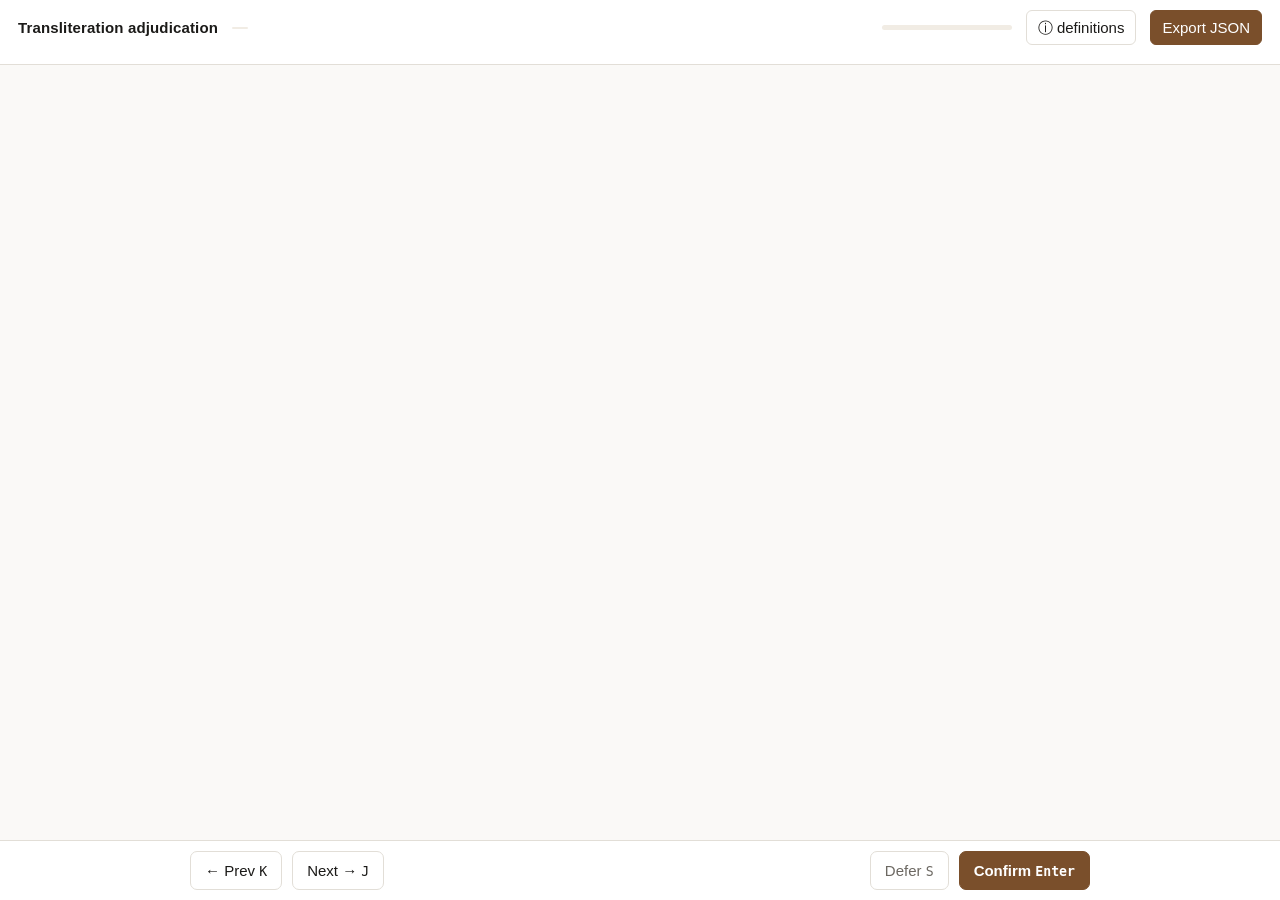
<file: review/translit_adjudicate.template.html>
<!DOCTYPE html>
<html lang="en">
<head>
<meta charset="utf-8">
<meta name="viewport" content="width=device-width, initial-scale=1">
<title>Transliteration adjudication — Nwyia index</title>
<style>
:root{
  --bg:#faf9f7; --panel:#fff; --ink:#1b1a18; --muted:#6c6862; --line:#e2ded7;
  --accent:#7a4f2b; --accent-ink:#fff; --ok:#2f6b3f; --warn:#8a6d1f; --bad:#8c2f2f;
  --chip:#f1ece4;
}
*{box-sizing:border-box}
body{margin:0;background:var(--bg);color:var(--ink);
     font:15px/1.55 -apple-system,BlinkMacSystemFont,"Segoe UI",Helvetica,Arial,sans-serif}
.ar{font-family:"Geeza Pro","Al Bayan","Scheherazade New","Amiri",serif;
    font-size:1.45em;line-height:1.9;direction:rtl;unicode-bidi:isolate}
code,.mono{font-family:ui-monospace,SFMono-Regular,Menlo,monospace;font-size:.88em}

header{position:sticky;top:0;z-index:20;background:var(--panel);
       border-bottom:1px solid var(--line);padding:10px 18px}
.hrow{display:flex;align-items:center;gap:14px;flex-wrap:wrap}
h1{font-size:15px;margin:0;font-weight:600;letter-spacing:.01em}
.spacer{flex:1}
header button{font:inherit;padding:5px 11px;border:1px solid var(--line);
              border-radius:6px;background:#fff;color:var(--ink);cursor:pointer}
header button:hover{background:var(--chip)}
header .primary{background:var(--accent);color:var(--accent-ink);border-color:var(--accent)}
header .primary:hover{filter:brightness(1.08)}

.tabs{display:flex;gap:6px;margin-top:9px;flex-wrap:wrap}
.tabs button{font:inherit;padding:5px 12px;border:1px solid var(--line);
             border-radius:999px;background:#fff;color:var(--ink);cursor:pointer}
.tabs button.on{background:var(--accent);color:var(--accent-ink);border-color:var(--accent)}
.tabs button .n{opacity:.75;margin-left:6px;font-size:.85em}

main{max-width:900px;margin:22px auto 90px;padding:0 18px}
.card{background:var(--panel);border:1px solid var(--line);border-radius:10px;
      padding:18px 20px;box-shadow:0 1px 2px rgba(0,0,0,.03)}
.meta{display:flex;gap:12px;flex-wrap:wrap;align-items:baseline;color:var(--muted);
      font-size:13px;margin-bottom:10px}
.meta .rid{font-weight:600;color:var(--ink)}
.badge{display:inline-block;padding:1px 8px;border-radius:999px;background:var(--chip);
       font-size:12px;color:var(--muted)}
.badge.clear{background:#e7f0e8;color:var(--ok)}
.badge.check{background:#f5eedd;color:var(--warn)}
.badge.house-style{background:#eceaf3;color:#4a4472}
.badge.shadda{background:#e8eef0;color:#2d5560}
.badge.shadda-manual{background:#f3e6e6;color:var(--bad)}
.badge.hamza{background:#e9eddf;color:#4a5a2c}
.badge.hamza-manual{background:#f3e6e6;color:var(--bad)}
.badge.bad-badge{background:#f3e6e6;color:var(--bad)}

h2.q{font-size:12.5px;text-transform:uppercase;letter-spacing:.07em;color:var(--muted);
     margin:20px 0 8px;font-weight:600}
.title-raw{background:#fbf7f0;border:1px solid var(--line);border-radius:8px;padding:10px 14px}
.hl{background:#fbe7c8;border-radius:3px;padding:0 3px;box-decoration-break:clone}
.gloss{color:var(--muted);font-size:14px;margin-top:8px;word-spacing:.15em}
.gloss .c{color:var(--accent);font-weight:600}
.note{background:#fdf6e8;border-left:3px solid var(--warn);padding:8px 12px;
      border-radius:0 6px 6px 0;font-size:13.5px;margin:10px 0}
.note.artifact{background:#eef3fb;border-left-color:#3a5f9c}

.opts{display:flex;flex-direction:column;gap:8px;margin-top:6px}
.opt{border:1px solid var(--line);border-radius:8px;padding:9px 13px;background:#fff;
     cursor:pointer;text-align:left;font:inherit;color:var(--ink);width:100%}
.opt:hover{background:var(--chip)}
.opt.on{border-color:var(--accent);background:#f6efe7;box-shadow:inset 0 0 0 1px var(--accent)}
.opt .k{display:inline-block;min-width:20px;color:var(--muted);font-size:12px}
.opt .v{font-weight:600}
.opt .ev{display:block;color:var(--muted);font-size:12.5px;margin-top:3px}
.opt .sug{color:var(--ok);font-size:12px;margin-left:8px}

input[type=text]{font:inherit;padding:7px 10px;border:1px solid var(--line);
                 border-radius:7px;background:#fff;color:var(--ink);width:100%;max-width:420px}
textarea{font:inherit;padding:8px 10px;border:1px solid var(--line);border-radius:7px;
         background:#fff;color:var(--ink);width:100%;min-height:62px;resize:vertical}

table{border-collapse:collapse;width:100%;font-size:13.5px;margin-top:6px}
th,td{border-bottom:1px solid var(--line);padding:6px 8px;text-align:left;vertical-align:top}
th{color:var(--muted);font-weight:600;font-size:12px;text-transform:uppercase;letter-spacing:.05em}
td.ar{font-size:1.15em;line-height:1.7}
.del{color:var(--bad);text-decoration:line-through}
.ins{color:var(--ok);font-weight:600}

.preview{margin-top:14px;padding:10px 14px;border:1px dashed var(--line);
         border-radius:8px;background:#fcfbf9}
.preview .lbl{font-size:11.5px;text-transform:uppercase;letter-spacing:.06em;color:var(--muted)}
.preview .val{font-size:16px;margin-top:3px}
.preview.bad{border-color:var(--bad);background:#fdf2f2}

nav.foot{position:fixed;left:0;right:0;bottom:0;z-index:20;background:var(--panel);
         border-top:1px solid var(--line);padding:10px 18px}
.frow{max-width:900px;margin:0 auto;display:flex;align-items:center;gap:10px;flex-wrap:wrap}
nav.foot button{font:inherit;padding:7px 14px;border:1px solid var(--line);
                border-radius:7px;background:#fff;color:var(--ink);cursor:pointer}
nav.foot button:hover{background:var(--chip)}
nav.foot .confirm{background:var(--accent);color:var(--accent-ink);border-color:var(--accent);
                  font-weight:600}
nav.foot .confirm:hover{filter:brightness(1.08)}
nav.foot .confirm:disabled{background:#e6e3de;color:#9a958d;border-color:var(--line);
                           cursor:not-allowed;filter:none}
nav.foot .skip{color:var(--muted)}
.prog{color:var(--muted);font-size:13px}
.bar{height:5px;background:var(--chip);border-radius:3px;overflow:hidden;width:130px}
.bar i{display:block;height:100%;background:var(--accent)}

#defs{display:none;position:fixed;inset:0;z-index:40;background:rgba(20,18,16,.45);
      padding:40px 18px;overflow:auto}
#defs.on{display:block}
#defs .box{max-width:760px;margin:0 auto;background:var(--panel);border-radius:12px;
           padding:22px 26px}
#defs h3{margin:18px 0 6px;font-size:14px}
#defs dl{margin:0}#defs dt{font-weight:600;margin-top:9px}#defs dd{margin:2px 0 0;color:var(--muted)}
.done-tick{color:var(--ok);font-weight:600}
.empty{color:var(--muted);text-align:center;padding:50px 0}
</style>
</head>
<body>

<header>
  <div class="hrow">
    <h1>Transliteration adjudication</h1>
    <span class="badge" id="who-badge"></span>
    <span class="spacer"></span>
    <span class="prog" id="prog"></span>
    <div class="bar"><i id="barfill" style="width:0"></i></div>
    <button id="defs-btn" title="? toggles">ⓘ definitions</button>
    <button class="primary" id="export-btn">Export JSON</button>
  </div>
  <div class="tabs" id="tabs"></div>
</header>

<main id="app"></main>

<nav class="foot">
  <div class="frow">
    <button id="prev">← Prev <span class="mono">K</span></button>
    <button id="next">Next → <span class="mono">J</span></button>
    <span class="spacer"></span>
    <button class="skip" id="skip">Defer <span class="mono">S</span></button>
    <button class="confirm" id="confirm">Confirm <span class="mono">Enter</span></button>
  </div>
</nav>

<div id="defs"><div class="box">
  <h2 style="margin:0;font-size:16px">What each tab is asking</h2>

  <h3>Witnesses (decide first)</h3>
  <p>Rows whose recorded transliteration carries a faulty token. Because the
  composer learns its lexicon from completed rows, one of these can be the sole
  witness for a losing reading — correcting it dissolves a contest downstream
  rather than requiring a separate ruling on it. One row may hold several fixes,
  so the card is keyed by fix, not by row.</p>

  <h3>Homographs</h3>
  <p>13 rows that <code>apply_word_lexicon.py</code> refuses to compose: one
  normalized Arabic key carries two attested readings, so composing would mean
  guessing. Pick the reading this row's context requires.</p>
  <dl>
    <dt>Normalizer artifact</dt>
    <dd><code>normalize_ar</code> folds ألف مقصورة (ى) to yāʾ (ي) — correct for
    matching names, but it merges على <i>ʿalā</i> with علي <i>ʿAlī</i> onto one key.
    The raw title tells you which it is.</dd>
    <dt>Genuine homograph</dt>
    <dd>One spelling, two words: من is the preposition <i>min</i> and the relative
    pronoun <i>man</i>.</dd>
    <dt>Witness rows</dt>
    <dd>Rows whose existing transliteration attests that reading. One witness
    against several is usually a typo, not a distinction.</dd>
  </dl>

  <h3>Orthography</h3>
  <p>Arabic word forms that look non-standard, with a proposed canonical spelling.
  Up to two answers: the Arabic form, and — <b>where the word appears in a title</b> —
  the transliteration that form implies, because changing the Arabic changes the
  lexicon key the composer looks it up under, so a spelling fix with no
  transliteration would silently un-settle the word. A word that appears only in
  author fields and cluster names has no per-word romanization, so that second
  question is not asked there: the Arabic form is the whole decision.</p>
  <p>Where the corpus records more than one reading for the same word, no default is
  offered and the competing readings appear as one-click choices. The disagreement is
  itself a finding — pick one, or type a third.</p>
  <p><b>How far a transliteration reaches.</b> On a card that lists no specific rows,
  the reading you give becomes the corpus-wide reading for that word. On a card scoped
  to named rows it is written to those rows only, because a form can be a fault here
  and perfectly correct elsewhere — <span class="ar">بن</span> is right between two
  names and wrong word-initially, so a corpus-wide rewrite would be the bug. And a box
  you leave exactly as it arrived is recorded as <i>accepting the corpus's own
  reading</i>: it fills the row, it does not settle a contested key. To settle one,
  click a competing reading or type the value.</p>
  <dl>
    <dt><span class="badge clear">clear</span></dt>
    <dd>A real fault: the spelling is wrong by any convention.</dd>
    <dt><span class="badge check">check</span></dt>
    <dd>Probably a fault, but worth a look at the manuscript reading.</dd>
    <dt><span class="badge house-style">house-style</span></dt>
    <dd>Not wrong — inconsistent. The corpus writes it both ways (or drops an optional
    hamza). Your call is a convention, and «keep as written» is a legitimate answer.</dd>
    <dt><span class="badge shadda">shadda</span></dt>
    <dd>The transliteration geminates, so the Arabic should carry a šaddah. The
    placement was derived from the transliteration's doubled consonant and is
    offered for one-click acceptance.</dd>
    <dt><span class="badge shadda-manual">shadda-manual</span></dt>
    <dd>Same, but WHICH letter carries the mark is not mechanically decidable — the
    consonant occurs more than once outside the article, or the transliteration
    doubles two of them. No proposal is offered; type the form.</dd>
    <dt><span class="badge hamza">hamza</span></dt>
    <dd>A word-initial bare ālif that should carry a hamzat-qaṭʿ carrier (أ or إ).
    The carrier was derived from the vowel the transliteration records. Like the
    šaddah, it moves no key: <code>normalize_ar</code> folds أ إ آ ٱ back to ا.</dd>
    <dt><span class="badge hamza-manual">hamza-manual</span></dt>
    <dd>Same, but no transliteration is aligned to the word, so the vowel that
    separates qaṭʿ from waṣl is not recoverable. No proposal is offered; type the
    form — or keep the bare ālif, which is right for hamzat waṣl.</dd>
  </dl>

  <h3>What the šaddah does and does not do</h3>
  <p><b>The mark does not affect matching.</b> <code>normalize_ar</code> strips every
  combining mark, so القدسيّة and القدسيه are ONE lexicon key — writing the mark
  changes no key and unblocks no title. <b>The transliteration beside it is a separate
  matter</b>, and it is the one with reach: see «How far a transliteration reaches»
  above. Writing the mark settles nothing on its own; answering the second question
  affirmatively can. What the mark buys is the reverse check: with the
  mark present, a scan can verify a transliteration's doubling against the Arabic,
  which is how the witness-tab faults were found. The corpus currently writes it on
  16 word types and omits it on the rest; nothing carries a šaddah the
  transliteration contradicts, so the rule holds in one direction already.</p>
  <p>Where the <i>transliteration</i> is the thing that is wrong (a doubled
  consonant the Arabic never had), the fix is a Witnesses card, not a šaddah — those
  words are held out of this tab deliberately.</p>

  <h3>Attribution</h3>
  <p>Rows whose title ends in a <i>li-</i> attribution naming a person. The default
  is <b>keep</b>, deliberately: a census of the whole corpus found that titles
  containing a person-name are overwhelmingly the work's real title (تفسير مقاتل,
  حكم أبي مدين — strip those and you are left with «تفسير» and «حكم»), and that most
  of the remaining tails name the author of the <i>base text</i> a commentary is
  about, which the row's own author field does not record.</p>
  <p>Each card carries a computed <b>collision check</b>: which other rows in this
  batch would end up with an identical title if their tails were stripped too. On
  this batch it comes back empty for every card — so "stripping would merge these
  records" is NOT an argument available here, and the case for keeping rests only on
  whether the tail is information worth having. One card is flagged a false
  positive: r0285's <span dir="rtl">للمفتاح</span> is «for the key», not a name.</p>
  <p>Stripping never deletes: the tail is appended to <code>catalog_note</code>, and
  the transliteration is trimmed with it only when the row's two sides have matching
  word counts.</p>

  <h3>Hamzat qaṭʿ vs waṣl</h3>
  <p>A word-initial hamza is either <b>qaṭʿ</b> (written أ or إ, always pronounced)
  or <b>waṣl</b> (a bare ālif, elided in context). The corpus writes a bare ālif for
  both, so only the qaṭʿ ones need fixing — "correcting" a waṣl word would be an
  error.</p>
  <p>Which one it is comes from the <b>transliteration</b>, because this project
  romanizes them identically but the vowel survives: an initial <i>a</i> or <i>u</i>
  can never be waṣl (that is what separates <i>al-anwār</i> from <i>al-intiṣār</i>),
  an initial <i>ā</i> is a madda (الآيات, never الأيات), and an initial <i>i</i> is
  read against the Arabic shape — است / ان / ا_ت and the assimilated form-VIII
  spellings (اصطلاح, اضطراب) are waṣl and get no card at all.</p>
  <p>These fixes are <b>invisible to matching</b>: <code>normalize_ar</code> folds
  أ إ آ ٱ back to ا, so no cluster key and no lexicon key moves. A card that would
  move a key says so explicitly — that only happens where a letter, not just a
  carrier, is being changed.</p>

  <h3>Keys</h3>
  <dl>
    <dt>J / K</dt><dd>next / previous card</dd>
    <dt>1 … 9</dt><dd>choose an option for the first unanswered question</dd>
    <dt>Enter</dt><dd>confirm (disabled until every question on the card is answered)</dd>
    <dt>S</dt><dd>defer — recorded as a decision, but not a resolution</dd>
    <dt>N</dt><dd>jump to the note field</dd>
    <dt>?</dt><dd>this panel</dd>
  </dl>
  <p style="margin-top:18px"><button id="defs-close">Close</button></p>
</div></div>

<script type="application/json" id="payload">__DATA__</script>
<script>
"use strict";
const DATA = JSON.parse(document.getElementById("payload").textContent);
const LS = "nwyia-translit-adjudication-v1";
const ORDER = ["witness", "homograph", "ortho", "attribution"];
const TAB_LABEL = {witness:"Witnesses", homograph:"Homographs",
                   ortho:"Orthography", attribution:"Attribution"};
// Bumped when the shape of a stored answer changes. `let S = load()` runs before
// any `const` below it is initialized, so this has to sit above that line.
const STATE_V = 2;

/* ---------- state ------------------------------------------------------- */
// One record per item, keyed by stable id. Created lazily, but the EXPORT walks
// the worklist rather than this store, so an untouched item is exported as an
// explicit "not reviewed" rather than vanishing.
let S = load();
let tab = ORDER[0];
let idx = {witness:0, homograph:0, ortho:0, attribution:0};

function load(){
  let raw;
  try { raw = JSON.parse(localStorage.getItem(LS)) || {}; }
  catch(e){ console.warn("state unreadable, starting clean", e); return {}; }
  return migrate(raw);
}
// One-time, non-destructive, and idempotent: it runs on whatever a previous
// version of this app left behind. Answers are the annotator's work — a schema
// change may not throw them away.
function migrate(raw){
  if (raw.__v === STATE_V) return raw;
  const out = {};
  for (const [id, s] of Object.entries(raw)){
    if (id === "__v") continue;
    // v1 stored a hand-written attribution title in `disposition`, the same slot
    // as the enum sentinels. Recover it as the answer it always was.
    if (s && typeof s.disposition === "string"
        && s.disposition !== "keep" && s.disposition !== "strip"
        && s.disposition !== "custom")
      out[id] = {...s, disposition: "custom", title: s.disposition};
    else out[id] = s;
  }
  // v1 answers carry no fingerprint. Stamping them with the CURRENT item's leaves
  // them intact and trusted, which is the honest reading: they were given against
  // whatever this bake now shows, and there is no record to say otherwise. From
  // here on every answer records the question it answered.
  for (const t of ORDER)
    for (const it of (DATA.strata[t] || []))
      if (out[it.id] && out[it.id].fp === undefined) out[it.id].fp = it.fp;
  out.__v = STATE_V;
  return out;
}
function save(){
  try { localStorage.setItem(LS, JSON.stringify(S)); }
  catch(e){ alert("Could not save progress locally (storage full or blocked). "
                + "Export now — the download is your only copy."); }
}
function items(t){ return DATA.strata[t] || []; }
function st(id){ return S[id] || (S[id] = {}); }
// An answer records the QUESTION it answered. Every write goes through here.
function touch(it){ const s = st(it.id); s.fp = it.fp; s.confirmed = false; return s; }
// The stored answer was given against a different version of this card — a
// re-baked worklist reuses ids, so without this the card renders "decided ✓" and
// exports a proposal nobody has seen.
function stale(it){
  const s = S[it.id];
  return !!(s && s.fp !== undefined && it.fp !== undefined && s.fp !== it.fp);
}
function cur(){ return items(tab)[idx[tab]]; }

/* ---------- completeness: a multi-axis decision is a conjunction ---------- */
// Every axis must be answered for the item to count as decided — in the progress
// bar, in the Confirm gate, and in the export's `done` flag. A partial is undecided
// everywhere; toggling any axis off reopens the whole decision.
// The transliteration axis exists because changing an Arabic word changes the
// lexicon key the composer looks it up under. That is a fact about TITLES only: an
// author field and a cluster name carry no per-word romanization, so demanding one
// there asks for a value that does not exist and leaves Confirm dead forever.
function touchesTitle(it){
  return (it.rows && it.rows.length > 0)
      || !!(it.scope && it.scope.titles && it.scope.titles.length);
}
function axes(it){
  if (it.stratum === "witness") return ["verdict"];
  if (it.stratum === "attribution"){
    // A title written by hand is not the enum answer plus nothing: it needs the
    // title itself, and — only where the row already has one — the transliteration
    // to go with it, since a hand-written title cannot be trimmed automatically.
    const s = S[it.id];
    if (!s || s.disposition !== "custom") return ["disposition"];
    return it.title_translit ? ["disposition", "title", "title_translit"]
                             : ["disposition", "title"];
  }
  if (it.stratum === "homograph") return it.keys.map(k => "key:" + k.key);
  return touchesTitle(it) ? ["form", "translit"] : ["form"];
}
function answered(it, ax){
  const s = S[it.id]; if (!s) return false;
  let v = s[ax];
  if (ax === "form" && v === "keep") return true;    // keep needs no new translit…
  // The transliteration box is PREFILLED from the item, so an untouched box is a
  // real answer (the suggestion, accepted). Reading only the state store here made
  // Confirm dead on a card that visibly showed a filled field — resolve the default
  // the same way the render does, in one place.
  if (v === undefined && it.stratum === "ortho" && ax === "translit") v = it.translit;
  return v !== undefined && v !== null && String(v).trim() !== "";
}
function complete(it){
  const s = S[it.id]; if (!s) return false;
  if (stale(it)) return false;                       // answered a different question
  if (s.deferred) return false;                      // parked is NOT resolved
  if (it.stratum === "ortho" && s.form === "keep") return !!s.confirmed;
  return axes(it).every(a => answered(it, a)) && !!s.confirmed;
}
function ready(it){                                  // may Confirm be pressed?
  const s = S[it.id]; if (!s) return false;
  if (stale(it)) return false;                       // re-answer it, or it is a guess
  if (it.stratum === "ortho" && s.form === "keep") return true;
  return axes(it).every(a => answered(it, a));
}

/* ---------- helpers ------------------------------------------------------ */
function esc(s){
  return String(s == null ? "" : s)
    .replace(/&/g,"&amp;").replace(/</g,"&lt;").replace(/>/g,"&gt;")
    .replace(/"/g,"&quot;").replace(/'/g,"&#39;");
}
// Highlight occurrences of one or more words inside a title. The text is escaped
// FIRST and the markers are two control characters that cannot occur in the data,
// so nothing from the payload can ever reach innerHTML as markup.
const M0 = "\u0001", M1 = "\u0002";
function markWords(title, words){
  let out = esc(title);
  (words || []).filter(Boolean).forEach(w => {
    const e = esc(w);
    if (e) out = out.split(e).join(M0 + e + M1);
  });
  return out.split(M0).join('<span class="hl">').split(M1).join("</span>");
}
function markWord(title, word){ return markWords(title, [word]); }

/* ---------- render ------------------------------------------------------- */
function render(){
  document.getElementById("tabs").innerHTML = ORDER.map(t => {
    const done = items(t).filter(complete).length;
    return `<button data-tab="${t}" class="${t===tab?"on":""}">${TAB_LABEL[t]}`
         + `<span class="n">${done}/${items(t).length}</span></button>`;
  }).join("");
  [...document.querySelectorAll(".tabs button")].forEach(b =>
    b.onclick = () => { tab = b.dataset.tab; render(); });

  const all = ORDER.flatMap(items);
  const done = all.filter(complete).length;
  document.getElementById("prog").textContent =
    `${done} / ${all.length} decided (${Math.round(100*done/all.length)}%)`;
  document.getElementById("barfill").style.width = (100*done/all.length) + "%";

  const it = cur();
  const app = document.getElementById("app");
  if (!it){ app.innerHTML = '<p class="empty">Nothing in this tab.</p>'; return; }
  app.innerHTML =
      it.stratum === "witness"     ? witnessCard(it)
    : it.stratum === "homograph"   ? homographCard(it)
    : it.stratum === "attribution" ? attributionCard(it)
    :                                orthoCard(it);
  wire(it);

  const s = st(it.id);
  const btn = document.getElementById("confirm");
  btn.disabled = !ready(it);
  btn.textContent = complete(it) ? "Confirmed ✓ — next" : "Confirm";
  document.getElementById("skip").textContent = s.deferred ? "Deferred — undo" : "Defer";
}

function head(it, n, extra){
  return `<div class="meta"><span class="rid">${esc(it.id)}</span>`
       + `<span>${esc(n)} of ${items(tab).length}</span>`
       + (complete(it) ? '<span class="done-tick">decided ✓</span>' : "")
       + (stale(it) ? '<span class="badge bad-badge">re-check</span>' : "")
       + (st(it.id).deferred ? '<span class="badge">deferred</span>' : "")
       + (extra || "") + `</div>`
       + (stale(it)
          ? `<div class="note artifact"><b>This card changed since you answered
             it.</b> The worklist was rebuilt and this item now asks a different
             question — a different proposal, a different set of readings, or a
             different set of questions. Your previous answer is still shown below
             and is still yours; it simply is not recorded as a decision until you
             confirm it against the card as it now stands.</div>`
          : "");
}

function noteBox(it){
  return `<h2 class="q">Note <span class="mono">N</span></h2>`
       + `<textarea id="note" placeholder="Reasoning, a manuscript reading, anything the `
       + `ingest should carry forward.">${esc(st(it.id).note || "")}</textarea>`;
}

function witnessCard(it){
  const s = st(it.id);
  const opts = [
    {v:"fix",  label:`Correct it to «${it.proposed}»`,
     ev:`Rewrites ${it.id}'s title_translit; the key ${it.word} stops being contested.`},
    {v:"keep", label:`Leave «${it.current}» as recorded`,
     ev:"The key stays contested and the rows below must each be ruled individually."},
  ];
  return `<div class="card">${head(it, idx.witness+1,
      `<span>row ${esc(it.row || it.id)}</span>`)}
    <h2 class="q">Row as it stands</h2>
    <div class="title-raw"><div class="ar">${markWord(it.title, it.word)}</div>
      <div class="gloss">${esc(it.title_translit)}</div></div>
    <div class="note">${esc(it.why)}</div>
    <p style="font-size:13.5px;color:var(--muted);margin:10px 0 0">
      Blocks: ${it.unblocks.map(x=>`<code>${esc(x)}</code>`).join(", ") || "—"}</p>
    <h2 class="q">Is the recorded transliteration wrong?</h2>
    <div class="opts">${opts.map((o,i)=>
      `<button class="opt ${s.verdict===o.v?"on":""}" data-ax="verdict" data-val="${esc(o.v)}">
         <span class="k">${i+1}</span><span class="v">${esc(o.label)}</span>
         <span class="ev">${esc(o.ev)}</span></button>`).join("")}
    </div>
    <h2 class="q">Or write a different transliteration</h2>
    <input type="text" id="custom-verdict" placeholder="e.g. ${esc(it.proposed)}"
           value="${esc(s.verdict && s.verdict!=="fix" && s.verdict!=="keep" ? s.verdict : "")}">
    ${noteBox(it)}
  </div>`;
}

function homographCard(it){
  const s = st(it.id);
  const keys = it.keys;
  let h = `<div class="card">${head(it, idx.homograph+1,
      `<span>${esc(it.author)}</span>`)}
    <h2 class="q">Title as written</h2>
    <div class="title-raw"><div class="ar">${
      markWords(it.title, keys.map(k => k.raw))}</div>
      <div class="gloss">${it.gloss.map(g =>
        g.contested ? `<span class="c">${esc(g.key)}?</span>`
                    : esc(g.translit || "…")).join(" ")}</div></div>`;

  // The number PRINTED on an option must be the number that SELECTS it. The digit
  // handler indexes the flat list of rendered `.opt` buttons, so the label has to be
  // that same flat index — a per-key formula (ki*3+oi+1) only agrees when every key
  // happens to offer exactly three options, and silently mislabels otherwise: a card
  // whose first key has two readings printed "4" on the option that key 3 fires.
  let optNo = 0;
  keys.forEach((k, ki) => {
    const chosen = s["key:" + k.key];
    h += `<h2 class="q">Reading ${ki+1} of ${keys.length} — `
       + `<span class="ar" style="font-size:1em">${esc(k.raw)}</span></h2>`;
    if (k.note) h += `<div class="note ${/ARTIFACT/.test(k.note)?"artifact":""}">${esc(k.note)}</div>`;
    h += `<div class="opts">` + k.options.map((o) => {
      const wt = o.witness_titles.map(w =>
        `${esc(w.id)}: ${esc(w.translit || w.title)}`).join(" · ");
      return `<button class="opt ${chosen===o.value?"on":""}" data-ax="key:${esc(k.key)}"
                data-val="${esc(o.value)}">
          <span class="k">${++optNo}</span><span class="v">${esc(o.value)}</span>
          ${k.suggest===o.value?'<span class="sug">◂ evidence favours</span>':""}
          <span class="ev">${o.witnesses.length} witness${o.witnesses.length===1?"":"es"} — ${wt}</span>
        </button>`;
    }).join("") + `</div>`;
  });

  // Composition preview: a LOOKUP into the table the builder precomputed. The
  // iḍāfa rule has one home, in Python. An unlisted combination is announced, not
  // papered over — and the ingest recomposes from the real pipeline regardless.
  const combo = keys.map(k => s["key:" + k.key]);
  if (combo.every(Boolean)){
    const key = combo.join("|");
    const has = Object.prototype.hasOwnProperty.call(it.compositions, key);
    const val = it.compositions[key];
    h += has && val
      ? `<div class="preview"><div class="lbl">Composed title_translit (preview — the
           ingest recomposes it)</div><div class="val">${esc(val)}</div></div>`
      : `<div class="preview bad"><div class="lbl">Outside the checked range</div>
           <div class="val">No composition was precomputed for «${esc(key)}». Do not
           trust a value here — record the reading and a note, and let the ingest
           report it.</div></div>`;
  }
  return h + noteBox(it) + `</div>`;
}

function attributionCard(it){
  const s = st(it.id);
  const opts = [
    {v:"keep", label:"Keep the title as it stands",
     ev:"The tail is part of the record. Nothing is written."},
    {v:"strip", label:`Move «${it.tail}» to catalog_note`,
     ev:`Title becomes «${it.proposed_title}»`
        + (it.proposed_translit ? ` / ${it.proposed_translit}` : "")
        + (it.aligned ? "" : " — WARNING: title and transliteration word counts "
                             + "disagree on this row, so the transliteration cannot "
                             + "be trimmed automatically and is left alone.")},
  ];
  return `<div class="card">${head(it, idx.attribution+1,
      `<span>row ${esc(it.row)}</span>`
      + `<span class="badge ${it.verdict === "false positive" ? "bad-badge"
                            : it.verdict === "strip candidate" ? "check" : "house-style"}">`
      + `${esc(it.verdict)}</span>`)}
    <h2 class="q">Title, with the attribution tail highlighted</h2>
    <div class="title-raw"><div class="ar">${markWords(it.title, [it.tail])}</div>
      <div class="gloss">${esc(it.title_translit || "—")}</div></div>

    <h2 class="q">This row's own author</h2>
    <table><tbody>
      <tr><th>cluster</th><td>${esc(it.author)}</td></tr>
      <tr><th>author field</th><td class="ar">${esc(it.author_ar || "—")}</td></tr>
      <tr><th>tail names</th><td class="ar">${esc(it.tail)}</td>
          </tr></tbody></table>

    <div class="note">${esc(it.note_why)}</div>
    ${it.collides_with.length
      ? `<div class="note">Stripping would make this title identical to `
        + it.collides_with.map(x => `<code>${esc(x)}</code>`).join(", ") + `.</div>`
      : `<p style="font-size:13px;color:var(--muted);margin:8px 0 0">Collision check:
         no other card in this batch strips to the same title.</p>`}
    ${it.catalog_note
      ? `<h2 class="q">catalog_note already holds</h2><p>${esc(it.catalog_note)}</p>` : ""}

    <h2 class="q">Decision</h2>
    <div class="opts">${opts.map((o,i) =>
      `<button class="opt ${s.disposition===o.v?"on":""}" data-ax="disposition"
         data-val="${esc(o.v)}"><span class="k">${i+1}</span>
         <span class="v">${esc(o.label)}</span>
         <span class="ev">${esc(o.ev)}</span></button>`).join("")}
    </div>
    <h2 class="q">Or write the title you want</h2>
    <input type="text" id="custom-title" class="ar" dir="rtl"
           placeholder="${esc(it.proposed_title)}"
           value="${esc(s.title || "")}">
    ${it.title_translit ? `
      <h2 class="q">…and its transliteration</h2>
      <p style="font-size:13px;color:var(--muted);margin:0 0 6px">Required, because
      this row already carries one and the composer reads it word by word: a title
      you write by hand cannot be trimmed automatically, so leaving this blank
      would leave the two sides of the row disagreeing. The two enum answers above
      need nothing here — «keep» writes nothing, and «strip» drops the tail's own
      words off the end.</p>
      <input type="text" id="custom-title-translit"
             placeholder="${esc(it.proposed_translit || it.title_translit)}"
             value="${esc(s.title_translit || "")}">` : ""}
    ${noteBox(it)}
  </div>`;
}

function orthoCard(it){
  const s = st(it.id);
  const formOpts = (it.proposed ? [{v:"accept", label:`Canonicalize to «${it.proposed}»`}] : [])
    .concat([{v:"keep", label:"Keep as written — not a fault"}]);
  let h = `<div class="card">${head(it, idx.ortho+1,
      `<span class="badge ${esc(it.confidence)}">${esc(it.confidence)}</span>`)}
    <h2 class="q">Word</h2>
    <div class="title-raw"><div class="ar">
      <span class="del">${esc(it.word)}</span> &nbsp;→&nbsp;
      ${it.proposed ? `<span class="ins">${esc(it.proposed)}</span>`
                    : `<span style="font-size:.62em;color:var(--bad)">no proposal — type the form below</span>`}
      </div></div>
    <div class="note">${esc(it.reason)}</div>
    ${it.key_changes
      ? `<div class="note">This fix changes a LETTER, not just a mark or a hamza
         carrier, so it moves the word's normalized key — the composer will look it
         up under a new entry. That is why the transliteration below is required.
         (The šaddah and hamza cards do not do this: normalize_ar folds those away.)
         </div>`
      : ""}

    ${it.scope ? `<h2 class="q">Where this word sits</h2>
      <table><tbody>
        ${it.scope.titles.length ? `<tr><th>titles</th><td class="mono">`
          + it.scope.titles.map(esc).join(", ") + `</td></tr>` : ""}
        ${it.scope.authors.length ? `<tr><th>author fields</th><td class="mono">`
          + it.scope.authors.map(esc).join(", ") + `</td></tr>` : ""}
        ${it.scope.clusters.length ? `<tr><th>cluster names</th><td class="mono">`
          + it.scope.clusters.map(esc).join(", ") + `</td></tr>` : ""}
      </tbody></table>
      <p style="font-size:13px;color:var(--muted);margin:8px 0 0">One ruling covers
      every surface. Restoring a hamza carrier changes no cluster key —
      <code>normalize_ar</code> folds أ إ آ ٱ back to ا — so this cannot re-cluster
      anyone.</p>` : ""}
    ${it.rows.length ? `<h2 class="q">Rows affected (${it.rows.length})</h2>` : ""}
    <table><thead><tr><th>row</th><th>title as written</th><th>after</th></tr></thead><tbody>`
    + it.rows.map(r => `<tr><td class="mono">${esc(r.id)}</td>
        <td class="ar">${markWords(r.title, [it.word])}</td>
        <td class="ar">${r.after ? markWords(r.after, [it.proposed])
                                  : '<span style="font-size:.7em;color:var(--muted)">—</span>'}</td></tr>`).join("")
    + `</tbody></table>

    <h2 class="q">1 · Arabic form</h2>
    <!-- The digit handler indexes the FLAT list of .opt buttons on the card, so
         every group's numbering has to continue the one before it. This card can
         render two groups — the form options here and, below, one chip per
         competing recorded reading — and numbering each from 1 meant the chip
         printed "1" was fired by pressing "3". Same fault as the homograph
         per-key formula, in the one place that formula was not. -->
    <div class="opts">` + formOpts.map((o,i) =>
      `<button class="opt ${s.form===o.v?"on":""}" data-ax="form" data-val="${esc(o.v)}">
         <span class="k">${i+1}</span><span class="v">${esc(o.label)}</span></button>`).join("")
    + `</div>
    <h2 class="q">Or write a different canonical form</h2>
    <input type="text" id="custom-form" class="ar" dir="rtl"
           placeholder="${esc(it.proposed || it.word)}"
           value="${esc(s.form && s.form!=="accept" && s.form!=="keep" ? s.form : "")}">`;

  if (s.form !== "keep" && touchesTitle(it)){
    const many = (it.translits || []).length > 1;
    h += `<h2 class="q">2 · Transliteration this spelling implies</h2>
      <p style="font-size:13px;color:var(--muted);margin:0 0 6px">Required: the
      canonical spelling becomes a new lexicon key, so without this the word is no
      longer settled and every title containing it stops composing.</p>
      ${many ? `<div class="note">The corpus records
        ${it.translits.length} different readings for this word, so no default is
        offered — that disagreement is itself a finding. Pick one, or type a third.
        </div>
        <div class="opts" style="margin-bottom:8px">${it.translits.map((t,i) =>
          `<button class="opt ${ (s.translit !== undefined ? s.translit : "") === t ? "on" : "" }"
             data-ax="translit" data-val="${esc(t)}">
             <span class="k">${formOpts.length + i + 1}</span>
             <span class="v">${esc(t)}</span></button>`).join("")}</div>` : ""}
      <input type="text" id="translit" placeholder="${esc(it.translit || "")}"
             value="${esc(s.translit !== undefined ? s.translit : (it.translit || ""))}">`;
  } else if (s.form !== "keep") {
    h += `<h2 class="q">Transliteration</h2>
      <p style="font-size:13px;color:var(--muted);margin:0">Not applicable: this word
      appears only in author fields and cluster names, which carry no per-word
      romanization. Nothing to supply — the Arabic form is the whole decision.</p>`;
  }
  return h + noteBox(it) + `</div>`;
}

/* ---------- interaction -------------------------------------------------- */
function setAx(it, ax, val){
  const s = touch(it);
  if (s[ax] === val) delete s[ax]; else s[ax] = val;   // toggling off reopens
  delete s.deferred;                                    // …the whole decision
  save(); render();
}

function wire(it){
  // One path for every option button, chips included. The chips used to take a
  // private branch that wrote "" on toggle-off; setAx DELETES the axis instead,
  // which is the difference between "the annotator cleared their choice" and "the
  // annotator typed an empty reading" — only the first can still be read as
  // accepting the prefilled default.
  [...document.querySelectorAll(".opt")].forEach(b => b.onclick = () =>
    setAx(it, b.dataset.ax, b.dataset.val));

  const cf = document.getElementById("custom-form");
  if (cf) cf.oninput = () => {
    const s = touch(it);
    if (cf.value.trim()) s.form = cf.value.trim();
    else if (s.form !== "accept" && s.form !== "keep") delete s.form;
    save();
    document.getElementById("confirm").disabled = !ready(it);
  };
  // The typed title lives in `s.title`, NOT in `s.disposition`. That slot carried
  // the enum sentinels "keep"/"strip" AND arbitrary user text, so no consumer
  // downstream could tell an answer from a value — and the ingest, which branches
  // on the enum, quarantined every typed title with a reason that named the wrong
  // cause ("the row changed under the adjudication"; it had not).
  const ct = document.getElementById("custom-title");
  if (ct) ct.oninput = () => {
    const s = touch(it);
    if (ct.value.trim()) { s.disposition = "custom"; s.title = ct.value.trim(); }
    else { if (s.disposition === "custom") delete s.disposition; delete s.title; }
    save();
    document.getElementById("confirm").disabled = !ready(it);
  };
  const ctt = document.getElementById("custom-title-translit");
  if (ctt) ctt.oninput = () => {
    const s = touch(it);
    if (ctt.value.trim()) s.title_translit = ctt.value.trim();
    else delete s.title_translit;
    save();
    document.getElementById("confirm").disabled = !ready(it);
  };
  const cv = document.getElementById("custom-verdict");
  if (cv) cv.oninput = () => {
    const s = touch(it);
    if (cv.value.trim()) s.verdict = cv.value.trim();
    else if (s.verdict !== "fix" && s.verdict !== "keep") delete s.verdict;
    save();
    document.getElementById("confirm").disabled = !ready(it);
  };
  const tr = document.getElementById("translit");
  if (tr) tr.oninput = () => {
    touch(it).translit = tr.value; save();
    document.getElementById("confirm").disabled = !ready(it);
  };
  // A note is not an answer, so it does not re-stamp the fingerprint — but it is
  // still the annotator's, so a stale card keeps it.
  const nt = document.getElementById("note");
  if (nt) nt.oninput = () => { st(it.id).note = nt.value; save(); };
}

function move(d){
  const n = items(tab).length;
  if (!n) return;
  idx[tab] = (idx[tab] + d + n) % n;
  render();
  window.scrollTo({top:0, behavior:"instant"});
}
function confirmCard(){
  const it = cur(); if (!it || !ready(it)) return;
  const s = st(it.id);
  s.confirmed = true;
  s.fp = it.fp;                       // confirmed against THIS version of the card
  delete s.deferred;
  save();
  move(1);
}
function deferCard(){
  const it = cur(); if (!it) return;
  const s = st(it.id);
  if (s.deferred) delete s.deferred; else { s.deferred = true; s.confirmed = false; }
  save(); render();
  if (s.deferred) move(1);
}

document.getElementById("prev").onclick = () => move(-1);
document.getElementById("next").onclick = () => move(1);
document.getElementById("confirm").onclick = confirmCard;
document.getElementById("skip").onclick = deferCard;
// The annotator name was READ into every export and into the header badge and
// never written anywhere, so every export so far carries annotator: null —
// recorded as such in the applied log. Ask once, on the first export.
function annotator(){
  let who = localStorage.getItem(LS + ":who");
  if (!who){
    who = (typeof window.prompt === "function"
           ? window.prompt("Your name, for the export's provenance:") || "" : "").trim();
    if (who) localStorage.setItem(LS + ":who", who);
  }
  return who || null;
}

document.getElementById("defs-btn").onclick =
  () => document.getElementById("defs").classList.toggle("on");
document.getElementById("defs-close").onclick =
  () => document.getElementById("defs").classList.remove("on");

document.addEventListener("keydown", e => {
  const t = e.target.tagName;
  const typing = t === "INPUT" || t === "TEXTAREA";
  if (e.key === "Escape"){ document.getElementById("defs").classList.remove("on");
                           if (typing) e.target.blur(); return; }
  // Enter must never commit from the note field: it is the one place the annotator
  // writes prose, and a stolen Enter both commits and eats the newline.
  if (typing && !(e.key === "Enter" && t === "INPUT")) return;
  if (e.metaKey || e.ctrlKey || e.altKey) return;

  if (e.key === "j" || e.key === "J"){ e.preventDefault(); move(1); }
  else if (e.key === "k" || e.key === "K"){ e.preventDefault(); move(-1); }
  else if (e.key === "Enter"){ e.preventDefault(); e.target.blur && e.target.blur();
                               confirmCard(); }
  else if (e.key === "s" || e.key === "S"){ e.preventDefault(); deferCard(); }
  else if (e.key === "?"){ e.preventDefault();
                           document.getElementById("defs").classList.toggle("on"); }
  else if (e.key === "n" || e.key === "N"){
    const nt = document.getElementById("note");
    if (nt){ e.preventDefault(); nt.focus(); }
  }
  else if (/^[1-9]$/.test(e.key)){
    const b = [...document.querySelectorAll(".opt")][Number(e.key) - 1];
    if (b){ e.preventDefault(); b.click(); }
  }
});

/* ---------- export ------------------------------------------------------- */
// Walks the WORKLIST, not the state store, so an item never opened exports as an
// explicit not-reviewed record. Provenance is computed by COMPARING to the item —
// never inferred from which handler fired.
function decisions(){
  const out = [];
  ORDER.forEach(t => items(t).forEach(it => {
    const s = S[it.id] || {};
    const isStale = stale(it);
    const rec = {
      id: it.id, stratum: it.stratum,
      done: complete(it),
      disposition: complete(it) ? "resolved" : (s.deferred ? "deferred" : "open"),
      note: s.note || "",
      // The question this record answers. complete() already refuses a stale
      // answer, so such a record exports as open/not-done — but the flag travels
      // too, so the ingest's log says WHY an item nobody re-opened came back
      // unresolved rather than leaving it to be read as an oversight.
      fp: it.fp || null,
      stale: isStale,
    };
    if (it.stratum === "witness"){
      rec.row = it.row || it.id;
      rec.word = it.word;
      rec.action = s.verdict === "keep" ? "keep"
                 : s.verdict === "fix"  ? "set_translit" : (s.verdict ? "set_translit" : null);
      rec.target = s.verdict === "fix" ? it.proposed
                 : s.verdict === "keep" ? it.current
                 : (s.verdict || null);
      rec.was = it.current;
      rec.suggested = it.proposed;
      rec.changed = rec.target !== null && rec.target !== it.proposed;
    } else if (it.stratum === "homograph"){
      rec.readings = {};
      it.keys.forEach(k => rec.readings[k.key] = s["key:" + k.key] || null);
      rec.suggested = {};
      it.keys.forEach(k => rec.suggested[k.key] = k.suggest || null);
      rec.changed = it.keys.some(k => s["key:"+k.key] && s["key:"+k.key] !== k.suggest);
      // The context that shaped the decision travels with it, so a later reviewer
      // can reopen the question rather than only read the answer.
      rec.context = {title: it.title, options: {}};
      it.keys.forEach(k => rec.context.options[k.key] =
        k.options.map(o => ({value:o.value, witnesses:o.witnesses})));
      const combo = it.keys.map(k => s["key:" + k.key]);
      rec.preview = combo.every(Boolean)
        ? (it.compositions[combo.join("|")] ?? null) : null;
    } else if (it.stratum === "attribution"){
      rec.row = it.row;
      rec.action = s.disposition === "keep"   ? "keep"
                 : s.disposition === "strip"  ? "strip_tail"
                 : s.disposition === "custom" ? "set_title" : null;
      rec.target = s.disposition === "keep"   ? it.title
                 : s.disposition === "strip"  ? it.proposed_title
                 : s.disposition === "custom" ? (s.title || null) : null;
      // The trimmed transliteration only travels when the row's two sides are
      // aligned; otherwise the ingest must leave title_translit alone rather than
      // guess which of its words belonged to the tail.
      rec.target_translit = (s.disposition === "strip" && it.aligned)
                          ? it.proposed_translit
                          : s.disposition === "custom" ? (s.title_translit || null)
                          : null;
      rec.was = it.title;
      rec.was_translit = it.title_translit;
      rec.tail = it.tail;
      rec.tail_translit = it.tail_translit;
      rec.aligned = it.aligned;
      // The context that shaped the ruling rides along, so the question can be
      // reopened later and not just the answer read back.
      rec.context = {verdict: it.verdict, author: it.author,
                     author_ar: it.author_ar, collides_with: it.collides_with};
      rec.changed = rec.target !== null && rec.target !== it.proposed_title;
    } else {
      rec.word = it.word;
      rec.action = s.form === "keep" ? "keep"
                 : s.form ? "canonicalize" : null;
      rec.target = s.form === "keep" ? it.word
                 : s.form === "accept" ? it.proposed
                 : (s.form || null);
      rec.translit = s.form === "keep" ? null
                   : (s.translit !== undefined ? s.translit : it.translit);
      rec.suggested = it.proposed;
      rec.suggested_translit = it.translit;
      // The form the word carries TODAY — the ingest needs it to swap the token
      // inside any affected row that already has a transliteration.
      rec.translit_was = it.translit_was || null;
      rec.confidence = it.confidence;
      rec.rows = it.rows.map(r => r.id);
      rec.translits_seen = it.translits || null;
      // Which surfaces this word occupies. A hamza card may touch author fields
      // and cluster names with no title row at all, so the ingest cannot infer the
      // targets from `rows` alone.
      rec.scope = it.scope || null;
      // Seeding the corpus-wide reading for a word and DECLARING ITS KEY SETTLED
      // are different claims, and the ingest used to make both off one field. Two
      // signals travel so it can gate them apart.
      //
      // How the transliteration was arrived at, computed by COMPARISON — never
      // inferred from which handler fired. The box is prefilled from the item, so
      // an untouched one is still a real answer (the corpus's own reading,
      // accepted) and Confirm stays alive; but accepting a default is not the same
      // act as ruling on a contested key, and only the second may settle one.
      rec.translit_source = s.form === "keep" ? "none"
                          : s.translit === undefined ? "default"
                          : (it.translits || []).includes(s.translit) ? "chosen"
                          : "typed";
      // Whether the ruling was authored as row-local. A form can be a fault here
      // and correct elsewhere, so its reading must not become the corpus's.
      rec.row_scoped = !!it.row_scoped;
      rec.changed = rec.target !== null && rec.target !== it.proposed;
    }
    out.push(rec);
  }));
  return out;
}

function exportJSON(){
  const who = annotator();
  const payload = {
    schema_version: 1,
    task: DATA.task,
    annotated_date: new Date().toISOString().slice(0,10),
    annotator: who || null,
    source: DATA.generated_from,
    counts: (() => {
      const d = decisions();
      return {total: d.length,
              resolved: d.filter(x => x.disposition === "resolved").length,
              deferred: d.filter(x => x.disposition === "deferred").length,
              open:     d.filter(x => x.disposition === "open").length,
              // Answers held back because the card changed under them. Counted, so
              // a shrunken "resolved" is explained rather than merely noticed.
              stale:    d.filter(x => x.stale).length};
    })(),
    decisions: decisions(),
  };
  const blob = new Blob([JSON.stringify(payload, null, 2)],
                        {type:"application/json"});
  const a = document.createElement("a");
  a.href = URL.createObjectURL(blob);
  a.download = "translit_adjudication_decisions.json";
  a.click();
  setTimeout(() => URL.revokeObjectURL(a.href), 1000);
}
document.getElementById("export-btn").onclick = exportJSON;

const whoBadge = localStorage.getItem(LS + ":who");
if (whoBadge) document.getElementById("who-badge").textContent = whoBadge;

// Headless-review contract: drive the REAL baked JS without a browser.
globalThis.__review = {
  data: () => DATA, state: () => S, items, complete, ready, decisions, stale,
  setAx: (id, ax, val) => { const it = ORDER.flatMap(items).find(x => x.id === id);
                            if (it) setAx(it, ax, val); },
  go: (t, i) => { tab = t; idx[t] = i; render(); },
  render, exportJSON,
};

render();
</script>
</body>
</html>
</file>
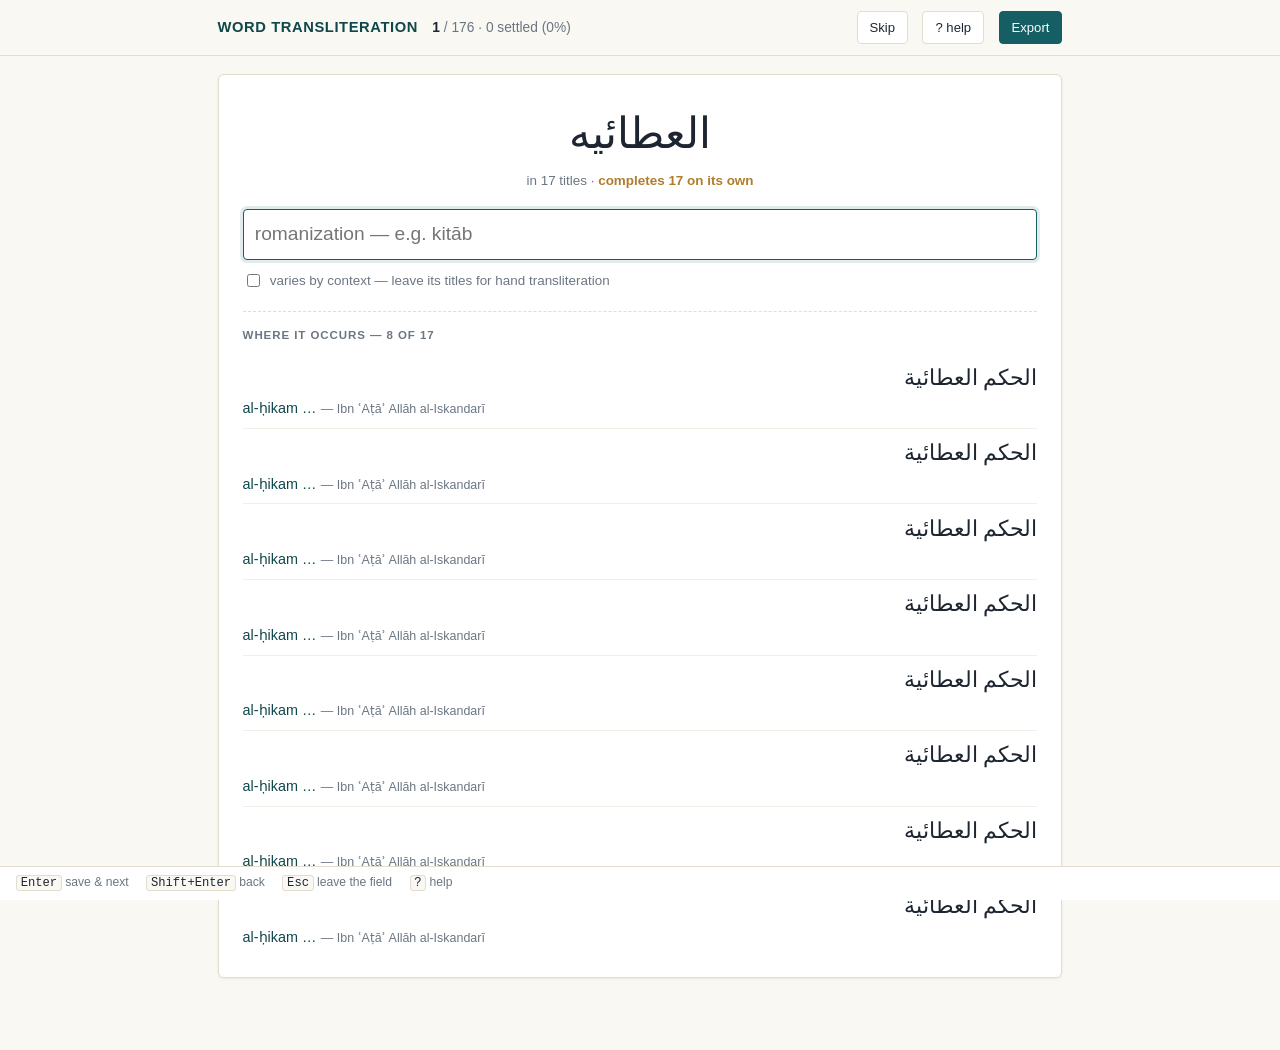
<file: review/translit_words.html>
<!DOCTYPE html>
<html lang="en">
<head>
<meta charset="utf-8">
<meta name="viewport" content="width=device-width, initial-scale=1">
<title>Word transliteration — Fonds P. Nwyia</title>
<style>
  :root {
    --bg:#faf8f3; --card:#fff; --fg:#1d2630; --muted:#6b7682; --rule:#e3ddd0;
    --accent:#155e63; --accent-dk:#0f474b; --warn:#b07d2b;
    --arabic:"Scheherazade New","Amiri","Geeza Pro","Times New Roman",serif;
  }
  * { box-sizing:border-box; }
  body { margin:0; background:var(--bg); color:var(--fg); line-height:1.6;
    font:16px/1.6 -apple-system,"Segoe UI",Roboto,Helvetica,Arial,sans-serif; }
  .wrap { max-width:880px; margin:0 auto; padding:0 1.1rem 4.5rem; }

  header { position:sticky; top:0; z-index:20; background:var(--bg);
    border-bottom:1px solid var(--rule); }
  .hdr { display:flex; align-items:baseline; gap:.9rem; flex-wrap:wrap;
    max-width:880px; margin:0 auto; padding:.7rem 1.1rem; }
  h1 { font-size:.92rem; margin:0; letter-spacing:.04em; text-transform:uppercase;
    color:var(--accent-dk); }
  .progress { color:var(--muted); font-size:.86rem; }
  .progress b { color:var(--fg); }
  .spacer { margin-left:auto; }

  /* Every variant rule is container-scoped so a generic `header button` rule can
     never outrank it and leave a primary button white-on-white. */
  header button { font:inherit; font-size:.82rem; padding:.3rem .75rem;
    border:1px solid var(--rule); border-radius:4px; background:#fff;
    color:var(--fg); cursor:pointer; }
  header button:hover { background:#f3efe6; }
  header .primary { background:var(--accent); color:#fff; border-color:var(--accent); }
  header .primary:hover { background:var(--accent-dk); color:#fff; }
  header button:disabled { background:#eceae4; color:#9aa0a6;
    border-color:var(--rule); cursor:default; }

  .card { background:var(--card); border:1px solid var(--rule); border-radius:6px;
    padding:1.3rem 1.5rem; margin-top:1.1rem; box-shadow:0 1px 3px rgba(28,36,48,.07); }
  .word { font-family:var(--arabic); direction:rtl; font-size:2.7rem; line-height:1.7;
    text-align:center; margin:.1rem 0 0; }
  .leverage { text-align:center; color:var(--muted); font-size:.84rem; margin-bottom:1.1rem; }
  .leverage .hot { color:var(--warn); font-weight:600; }

  input[type=text] { width:100%; font:inherit; font-size:1.2rem; padding:.55rem .7rem;
    border:1px solid var(--rule); border-radius:4px; background:#fff; color:var(--fg); }
  input[type=text]:focus { outline:none; border-color:var(--accent);
    box-shadow:0 0 0 3px rgba(21,94,99,.12); }
  .varies { display:flex; align-items:center; gap:.45rem; margin-top:.65rem;
    font-size:.84rem; color:var(--muted); }

  /* An Arabic-script value in a transliteration field is definitionally wrong —
     the field exists to hold the romanization. Say so and refuse to advance. */
  input[type=text].bad { border-color:#b3261e; background:#fff6f5; }
  input[type=text].bad:focus { box-shadow:0 0 0 3px rgba(179,38,30,.14); }
  .warn-msg { display:none; margin-top:.5rem; font-size:.85rem; color:#b3261e; }
  .warn-msg.on { display:block; }

  .occ { margin-top:1.2rem; border-top:1px dashed var(--rule); padding-top:.9rem; }
  .occ h2 { font-size:.72rem; text-transform:uppercase; letter-spacing:.08em;
    color:var(--muted); margin:0 0 .55rem; font-weight:600; }
  .o { padding:.45rem 0; border-bottom:1px solid #f2efe8; }
  .o:last-child { border-bottom:0; }
  .o .ar { font-family:var(--arabic); direction:rtl; font-size:1.35rem; display:block; }
  .o .gl { color:var(--accent-dk); font-size:.9rem; }
  .o .by { color:var(--muted); font-size:.78rem; }

  .kbd { position:fixed; bottom:0; left:0; right:0; background:var(--card);
    border-top:1px solid var(--rule); padding:.4rem 1rem; font-size:.76rem;
    color:var(--muted); display:flex; gap:1.1rem; flex-wrap:wrap; }
  code { font-family:ui-monospace,Menlo,monospace; background:var(--bg);
    border:1px solid var(--rule); border-radius:3px; padding:0 .3em; color:var(--fg); }
  #help { display:none; }
  #help.on { display:block; }
  #help p { margin:.55rem 0; }
  .done { text-align:center; padding:3rem 1rem; color:var(--muted); }
</style>
</head>
<body>

<header>
  <div class="hdr">
    <h1>Word transliteration</h1>
    <span class="progress" id="prog"></span>
    <span class="spacer"></span>
    <button id="skip">Skip</button>
    <button id="help-btn" aria-expanded="false">? help</button>
    <button id="export" class="primary">Export</button>
  </div>
</header>

<div class="wrap">
  <div class="card" id="help">
    <p style="margin-top:0"><b>One Arabic word at a time.</b> Type its transliteration, press
    <code>Enter</code>. Words are ordered by how many titles they unlock, so the early ones pay
    for themselves.</p>
    <p>The main app's shorthand works here:
      <code>a:</code>ā <code>i:</code>ī <code>u:</code>ū · <code>h.</code>ḥ <code>s.</code>ṣ
      <code>d.</code>ḍ <code>t.</code>ṭ <code>z.</code>ẓ · <code>d_</code>ḏ <code>t_</code>ṯ
      <code>g_</code>ġ <code>h_</code>ḫ <code>s_</code>š <code>j_</code>ǧ ·
      <code>'</code>ʾ <code>`</code>ʿ</p>
    <p>Titles in this corpus are <b>lowercase</b> — write <code>kitāb</code>, not <code>Kitāb</code>.</p>
    <p>If a word needs <i>different</i> forms in different titles — a construct <code>qaṣīdat</code>
    beside an absolute <code>qaṣīda</code> — tick <b>varies by context</b>. Titles containing it are
    then left for you to write out, rather than composed from the word list.</p>
    <p>Nothing here touches the catalogue. Export writes a word list; a separate step composes the
    titles and files them as <b>suggestions</b>, which you accept or override in the main app — so
    composed titles stay distinguishable from ones you wrote.</p>
  </div>

  <div id="app"></div>
</div>

<div class="kbd">
  <span><code>Enter</code> save &amp; next</span>
  <span><code>Shift+Enter</code> back</span>
  <span><code>Esc</code> leave the field</span>
  <span><code>?</code> help</span>
</div>

<script>
const LS = "nwyia-translit-words-v1";
const SHORTHAND = [["a:","ā"],["i:","ī"],["u:","ū"],["h.","ḥ"],["s.","ṣ"],["d.","ḍ"],
  ["t.","ṭ"],["z.","ẓ"],["d_","ḏ"],["t_","ṯ"],["g_","ġ"],["h_","ḫ"],["s_","š"],
  ["j_","ǧ"],["'","ʾ"],["`","ʿ"]];
const expand = s => SHORTHAND.reduce((a,[f,t]) => a.split(f).join(t), s);
const esc = s => String(s==null?"":s).replace(/[&<>"']/g,
  c => ({"&":"&amp;","<":"&lt;",">":"&gt;",'"':"&quot;","'":"&#39;"}[c]));

let DATA = null, ITEMS = [], cur = 0;
let state = load();

function load(){ try { return JSON.parse(localStorage.getItem(LS) || "null") || {}; }
                 catch { return {}; } }
function save(){ localStorage.setItem(LS, JSON.stringify(state)); }
const isDone = it => { const s = state[it.id]; return !!(s && (s.t || s.varies)); };
const decided = () => ITEMS.filter(isDone).length;

function render(){
  const app = document.getElementById("app");
  if (!ITEMS.length){ app.innerHTML = `<div class="done">Nothing left to settle.</div>`; return; }
  cur = Math.max(0, Math.min(cur, ITEMS.length - 1));
  const it = ITEMS[cur], st = state[it.id] || {};

  const n = decided();
  document.getElementById("prog").innerHTML =
    `<b>${cur + 1}</b> / ${ITEMS.length} · ${n} settled (${Math.round(n / ITEMS.length * 100)}%)`;

  const lev = it.unlocks
    ? `in ${it.titles} title${it.titles === 1 ? "" : "s"} · <span class="hot">completes ${it.unlocks} on its own</span>`
    : `in ${it.titles} title${it.titles === 1 ? "" : "s"}`;

  app.innerHTML = `
    <div class="card">
      <div class="word" lang="ar" dir="rtl">${esc(it.word)}</div>
      <div class="leverage">${lev}</div>
      <input type="text" id="val" autocomplete="off" spellcheck="false" dir="ltr"
             placeholder="romanization — e.g. kitāb"
             aria-label="Transliteration of this word" value="${esc(st.t || "")}">
      <div class="warn-msg" id="warn" role="alert">
        That is Arabic script. This field wants the <b>romanization</b> of the word
        above — what you would print in a footnote.
      </div>
      <label class="varies">
        <input type="checkbox" id="varies" ${st.varies ? "checked" : ""}>
        varies by context — leave its titles for hand transliteration
      </label>
      <div class="occ">
        <h2>where it occurs${it.more ? ` — ${it.occurrences.length} of ${it.occurrences.length + it.more}` : ""}</h2>
        ${it.occurrences.map(o => `
          <div class="o">
            <span class="ar" lang="ar" dir="rtl">${esc(o.title)}</span>
            <span class="gl">${esc(o.gloss)}</span>
            ${o.author ? `<span class="by"> — ${esc(o.author)}</span>` : ""}
          </div>`).join("")}
      </div>
    </div>`;

  const val = document.getElementById("val");
  val.addEventListener("input", e => {
    const el = e.target, caret = el.selectionStart;
    const pre = expand(el.value.slice(0, caret)), post = expand(el.value.slice(caret));
    if (pre + post !== el.value){ el.value = pre + post; el.setSelectionRange(pre.length, pre.length); }
    flagArabic();
  });
  val.addEventListener("keydown", e => {
    if (e.key !== "Enter") return;
    e.preventDefault();
    // The blocker blocks. Advancing here would bank an Arabic value as though it
    // were a romanization, and it would then be composed into titles.
    if (flagArabic()) return;
    commit();
    cur += e.shiftKey ? -1 : 1;
    render();
  });
  flagArabic();
  document.getElementById("varies").addEventListener("change", commit);
  val.focus();
  val.setSelectionRange(val.value.length, val.value.length);
}

const hasArabic = s => /[؀-ۿݐ-ݿ]/.test(s || "");

// Returns true when the field is holding Arabic — i.e. when it must not commit.
function flagArabic(){
  const el = document.getElementById("val"), msg = document.getElementById("warn");
  if (!el || !msg) return false;
  const bad = hasArabic(el.value);
  el.classList.toggle("bad", bad);
  msg.classList.toggle("on", bad);
  return bad;
}

function commit(){
  const it = ITEMS[cur]; if (!it) return;
  const t = (document.getElementById("val")?.value || "").trim();
  const varies = !!document.getElementById("varies")?.checked;
  if (hasArabic(t)) return;              // never store Arabic in a translit field
  if (!t && !varies) delete state[it.id];
  else state[it.id] = { t, varies, ts: new Date().toISOString() };
  save();
}

document.getElementById("skip").addEventListener("click", () => { commit(); cur++; render(); });
document.getElementById("help-btn").addEventListener("click", e => {
  const h = document.getElementById("help");
  h.classList.toggle("on");
  e.currentTarget.setAttribute("aria-expanded", h.classList.contains("on"));
  document.getElementById("val")?.focus();
});
document.getElementById("export").addEventListener("click", () => {
  commit();
  // Export the WHOLE worklist, not only what was touched: an untouched word has to
  // read as explicitly undecided downstream, never as merely absent.
  const words = {};
  for (const it of ITEMS){
    const st = state[it.id];
    words[it.word] = (st && (st.t || st.varies))
      ? { translit: st.t || "", varies: !!st.varies, decided: true }
      : { translit: "", varies: false, decided: false };
  }
  const payload = { schema_version: 1,
    annotated_date: new Date().toISOString().slice(0, 10),
    source: DATA ? DATA.generated_from : "",
    counts: { words: ITEMS.length, decided: decided() },
    words };
  const a = document.createElement("a");
  a.href = URL.createObjectURL(new Blob([JSON.stringify(payload, null, 2)],
                                        { type: "application/json" }));
  a.download = "translit_words_decisions.json";
  a.click();
});

// `?` toggles help. `/` is deliberately left alone — it is the browser's quick-find.
document.addEventListener("keydown", e => {
  if (e.target.tagName === "INPUT" || e.target.tagName === "TEXTAREA") return;
  if (e.key === "?"){ e.preventDefault(); document.getElementById("help-btn").click(); }
});

fetch("translit_words.json", { cache: "no-store" })
  .then(r => r.json())
  .then(d => {
    DATA = d; ITEMS = d.items || [];
    const open = ITEMS.findIndex(i => !isDone(i));   // resume, don't restart
    cur = open < 0 ? 0 : open;
    render();
  })
  .catch(e => {
    document.getElementById("app").innerHTML =
      `<div class="done">Could not load <code>translit_words.json</code> (${esc(e.message)}).<br>
       Serve from the project root, then open <code>/review/translit_words.html</code></div>`;
  });

// Lets a harness drive the real code without a browser.
globalThis.__review = {
  items: () => ITEMS, state: () => state, decided, render, expand,
  go: i => { cur = i; render(); },
  set: (id, t, varies = false) => { state[id] = { t, varies, ts: "test" }; save(); },
};
</script>
</body>
</html>
</file>
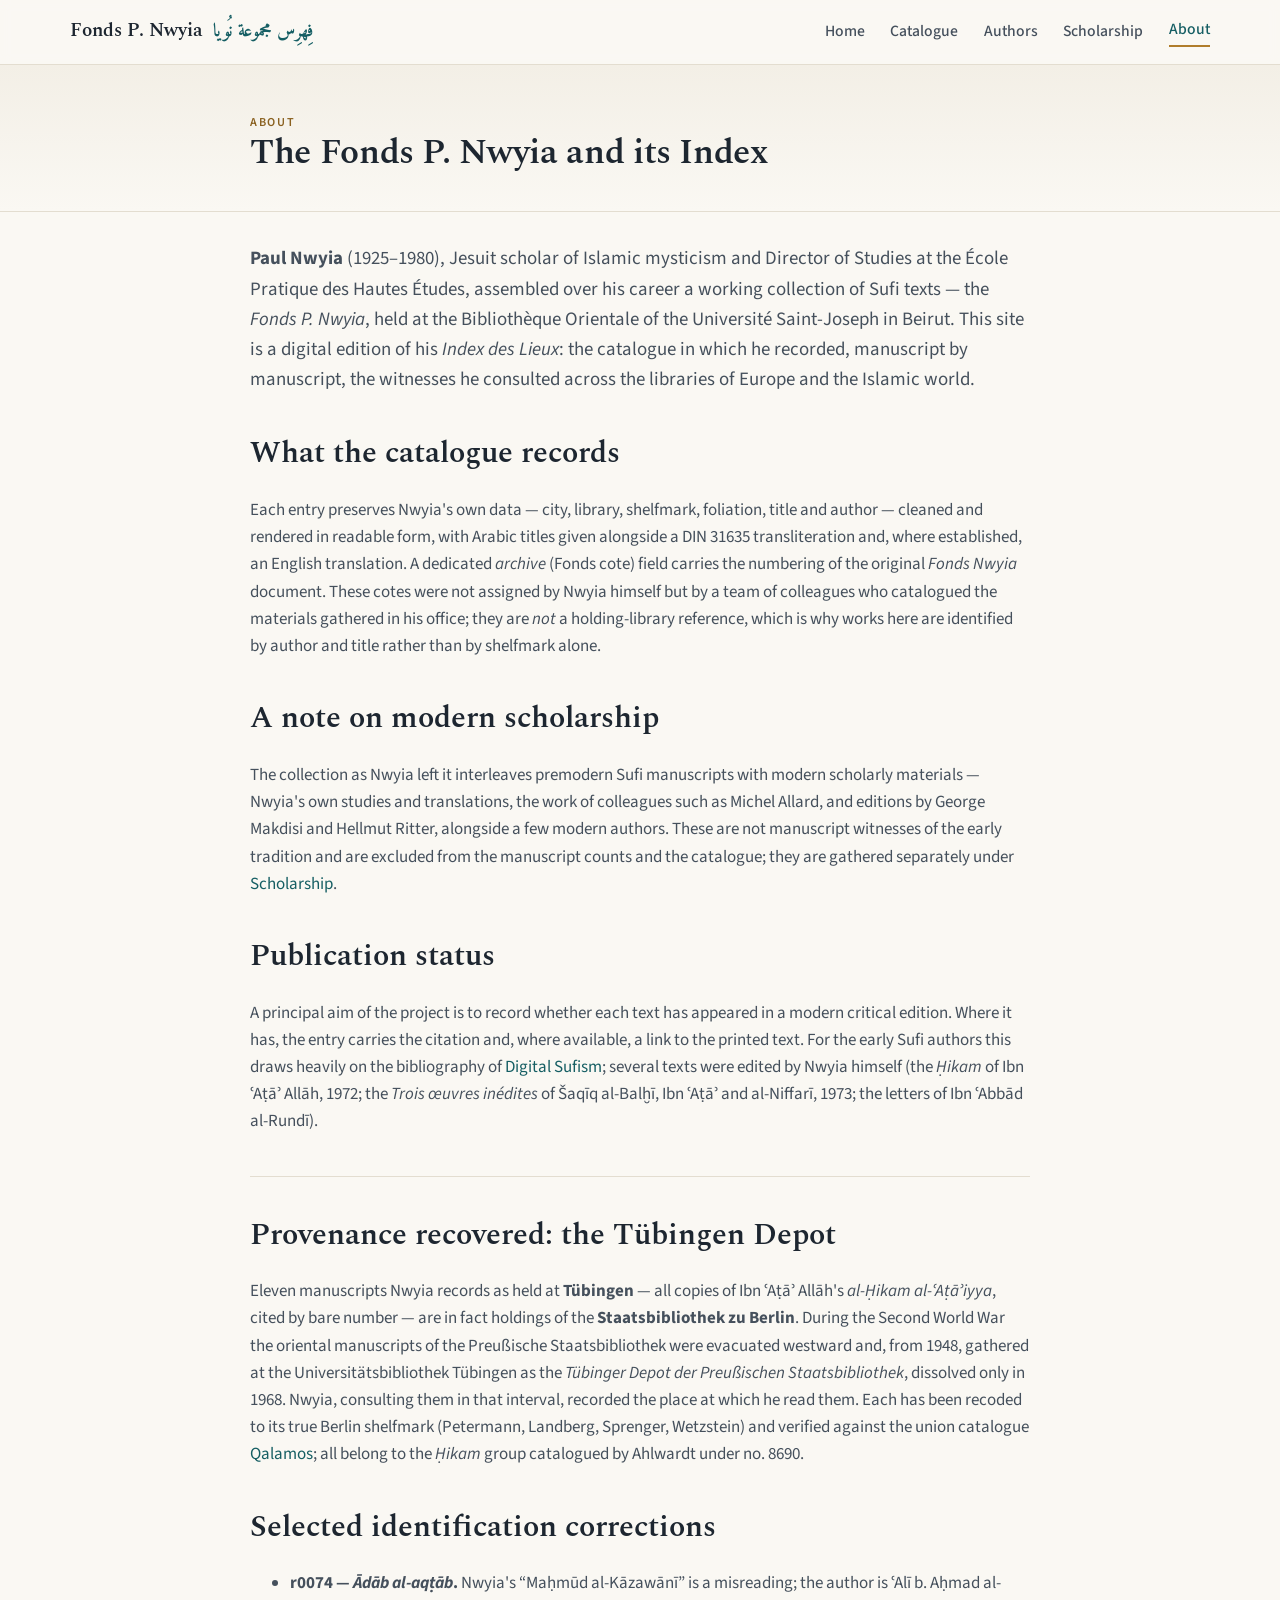
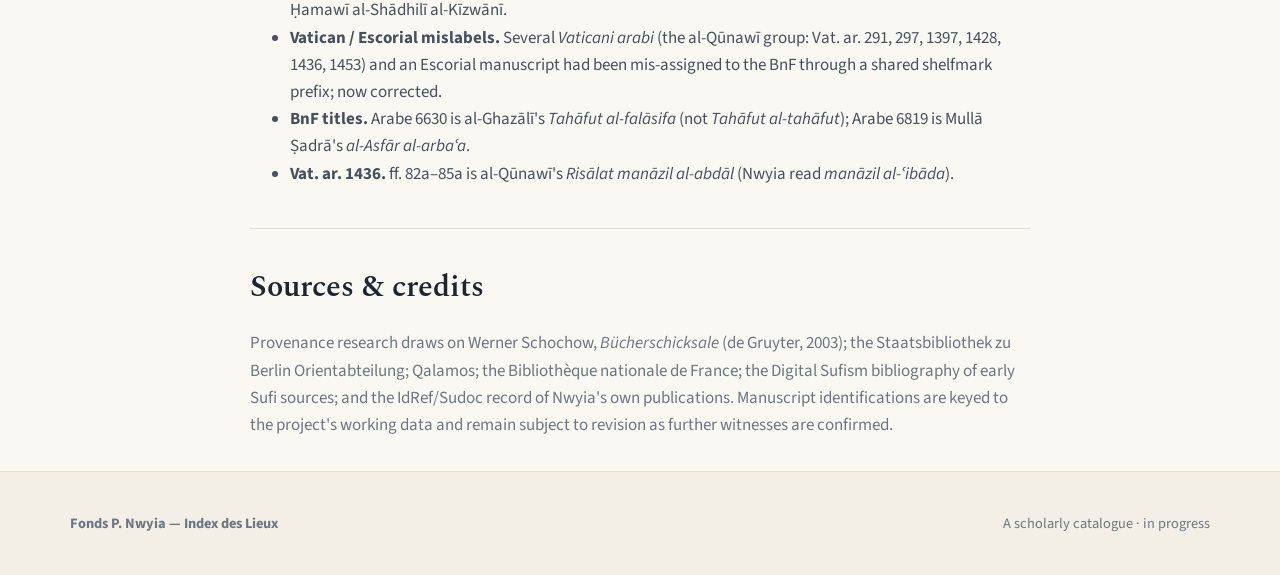
<file: site/about.html>
<!DOCTYPE html>
<html lang="en">
<head>
<meta charset="utf-8">
<meta name="viewport" content="width=device-width, initial-scale=1">
<title>About — Fonds P. Nwyia</title>
<meta name="description" content="About the Fonds P. Nwyia catalogue: Paul Nwyia, the Index des Lieux, methodology, and provenance findings.">
<link rel="stylesheet" href="styles.css">
</head>
<body>

<nav class="nav">
  <div class="nav-inner">
    <a class="brand" href="index.html">Fonds P.&nbsp;Nwyia <span class="ar">فِهرِس مجموعة نُويا</span></a>
    <div class="nav-links">
      <a href="index.html">Home</a>
      <a href="catalogue.html">Catalogue</a>
      <a href="authors.html">Authors</a>
      <a href="scholarship.html">Scholarship</a>
      <a href="about.html" class="active">About</a>
    </div>
  </div>
</nav>

<header class="hero" style="padding:3rem 0 2rem;">
  <div class="container-narrow">
    <div class="eyebrow">About</div>
    <h1 style="font-size:2.2rem;">The Fonds P. Nwyia and its Index</h1>
  </div>
</header>

<main class="container-narrow prose" style="padding-top:2rem;">

  <p class="lead">
    <strong>Paul Nwyia</strong> (1925–1980), Jesuit scholar of Islamic mysticism and Director of
    Studies at the École Pratique des Hautes Études, assembled over his career a working collection
    of Sufi texts — the <em>Fonds P. Nwyia</em>, held at the Bibliothèque Orientale of the
    Université Saint-Joseph in Beirut. This site is a digital edition of his <em>Index des Lieux</em>:
    the catalogue in which he recorded, manuscript by manuscript, the witnesses he consulted across
    the libraries of Europe and the Islamic world.
  </p>

  <h2>What the catalogue records</h2>
  <p>
    Each entry preserves Nwyia's own data — city, library, shelfmark, foliation, title and author —
    cleaned and rendered in readable form, with Arabic titles given alongside a DIN 31635
    transliteration and, where established, an English translation. A dedicated <em>archive</em>
    (Fonds cote) field carries the numbering of the original <em>Fonds Nwyia</em> document. These
    cotes were not assigned by Nwyia himself but by a team of colleagues who catalogued the materials
    gathered in his office; they are <em>not</em> a holding-library reference, which is why works here
    are identified by author and title rather than by shelfmark alone.
  </p>

  <h2>A note on modern scholarship</h2>
  <p>
    The collection as Nwyia left it interleaves premodern Sufi manuscripts with modern scholarly
    materials — Nwyia's own studies and translations, the work of colleagues such as Michel Allard,
    and editions by George Makdisi and Hellmut Ritter, alongside a few modern authors. These are not
    manuscript witnesses of the early tradition and are excluded from the manuscript counts and the
    catalogue; they are gathered separately under <a href="scholarship.html">Scholarship</a>.
  </p>

  <h2>Publication status</h2>
  <p>
    A principal aim of the project is to record whether each text has appeared in a modern critical
    edition. Where it has, the entry carries the citation and, where available, a link to the printed
    text. For the early Sufi authors this draws heavily on the bibliography of
    <a href="https://digitalsufism.github.io/" target="_blank" rel="noopener">Digital Sufism</a>;
    several texts were edited by Nwyia himself (the <em>Ḥikam</em> of Ibn ʿAṭāʾ Allāh, 1972; the
    <em>Trois œuvres inédites</em> of Šaqīq al-Balḫī, Ibn ʿAṭāʾ and al-Niffarī, 1973; the letters
    of Ibn ʿAbbād al-Rundī).
  </p>

  <hr class="rule">

  <h2>Provenance recovered: the Tübingen Depot</h2>
  <p>
    Eleven manuscripts Nwyia records as held at <strong>Tübingen</strong> — all copies of Ibn ʿAṭāʾ
    Allāh's <em>al-Ḥikam al-ʿAṭāʾiyya</em>, cited by bare number — are in fact holdings of the
    <strong>Staatsbibliothek zu Berlin</strong>. During the Second World War the oriental
    manuscripts of the Preußische Staatsbibliothek were evacuated westward and, from 1948, gathered
    at the Universitätsbibliothek Tübingen as the <em>Tübinger Depot der Preußischen
    Staatsbibliothek</em>, dissolved only in 1968. Nwyia, consulting them in that interval, recorded
    the place at which he read them. Each has been recoded to its true Berlin shelfmark (Petermann,
    Landberg, Sprenger, Wetzstein) and verified against the union catalogue
    <a href="https://www.qalamos.net/" target="_blank" rel="noopener">Qalamos</a>; all belong to the
    <em>Ḥikam</em> group catalogued by Ahlwardt under no. 8690.
  </p>

  <h2>Selected identification corrections</h2>
  <ul>
    <li><strong>r0074 — <em>Ādāb al-aqṭāb</em>.</strong> Nwyia's “Maḥmūd al-Kāzawānī” is a misreading;
      the author is ʿAlī b. Aḥmad al-Ḥamawī al-Shādhilī al-Kīzwānī.</li>
    <li><strong>Vatican / Escorial mislabels.</strong> Several <em>Vaticani arabi</em> (the al-Qūnawī
      group: Vat. ar. 291, 297, 1397, 1428, 1436, 1453) and an Escorial manuscript had been mis-assigned
      to the BnF through a shared shelfmark prefix; now corrected.</li>
    <li><strong>BnF titles.</strong> Arabe 6630 is al-Ghazālī's <em>Tahāfut al-falāsifa</em> (not
      <em>Tahāfut al-tahāfut</em>); Arabe 6819 is Mullā Ṣadrā's <em>al-Asfār al-arbaʿa</em>.</li>
    <li><strong>Vat. ar. 1436.</strong> ff. 82a–85a is al-Qūnawī's <em>Risālat manāzil al-abdāl</em>
      (Nwyia read <em>manāzil al-ʿibāda</em>).</li>
  </ul>

  <hr class="rule">

  <h2>Sources &amp; credits</h2>
  <p class="muted">
    Provenance research draws on Werner Schochow, <em>Bücherschicksale</em> (de Gruyter, 2003); the
    Staatsbibliothek zu Berlin Orientabteilung; Qalamos; the Bibliothèque nationale de France; the
    Digital Sufism bibliography of early Sufi sources; and the IdRef/Sudoc record of Nwyia's own
    publications. Manuscript identifications are keyed to the project's working data and remain
    subject to revision as further witnesses are confirmed.
  </p>

</main>

<footer>
  <div class="container footer-grid">
    <div><strong>Fonds P. Nwyia — Index des Lieux</strong></div>
    <div>A scholarly catalogue · in progress</div>
  </div>
</footer>
</body>
</html>
</file>
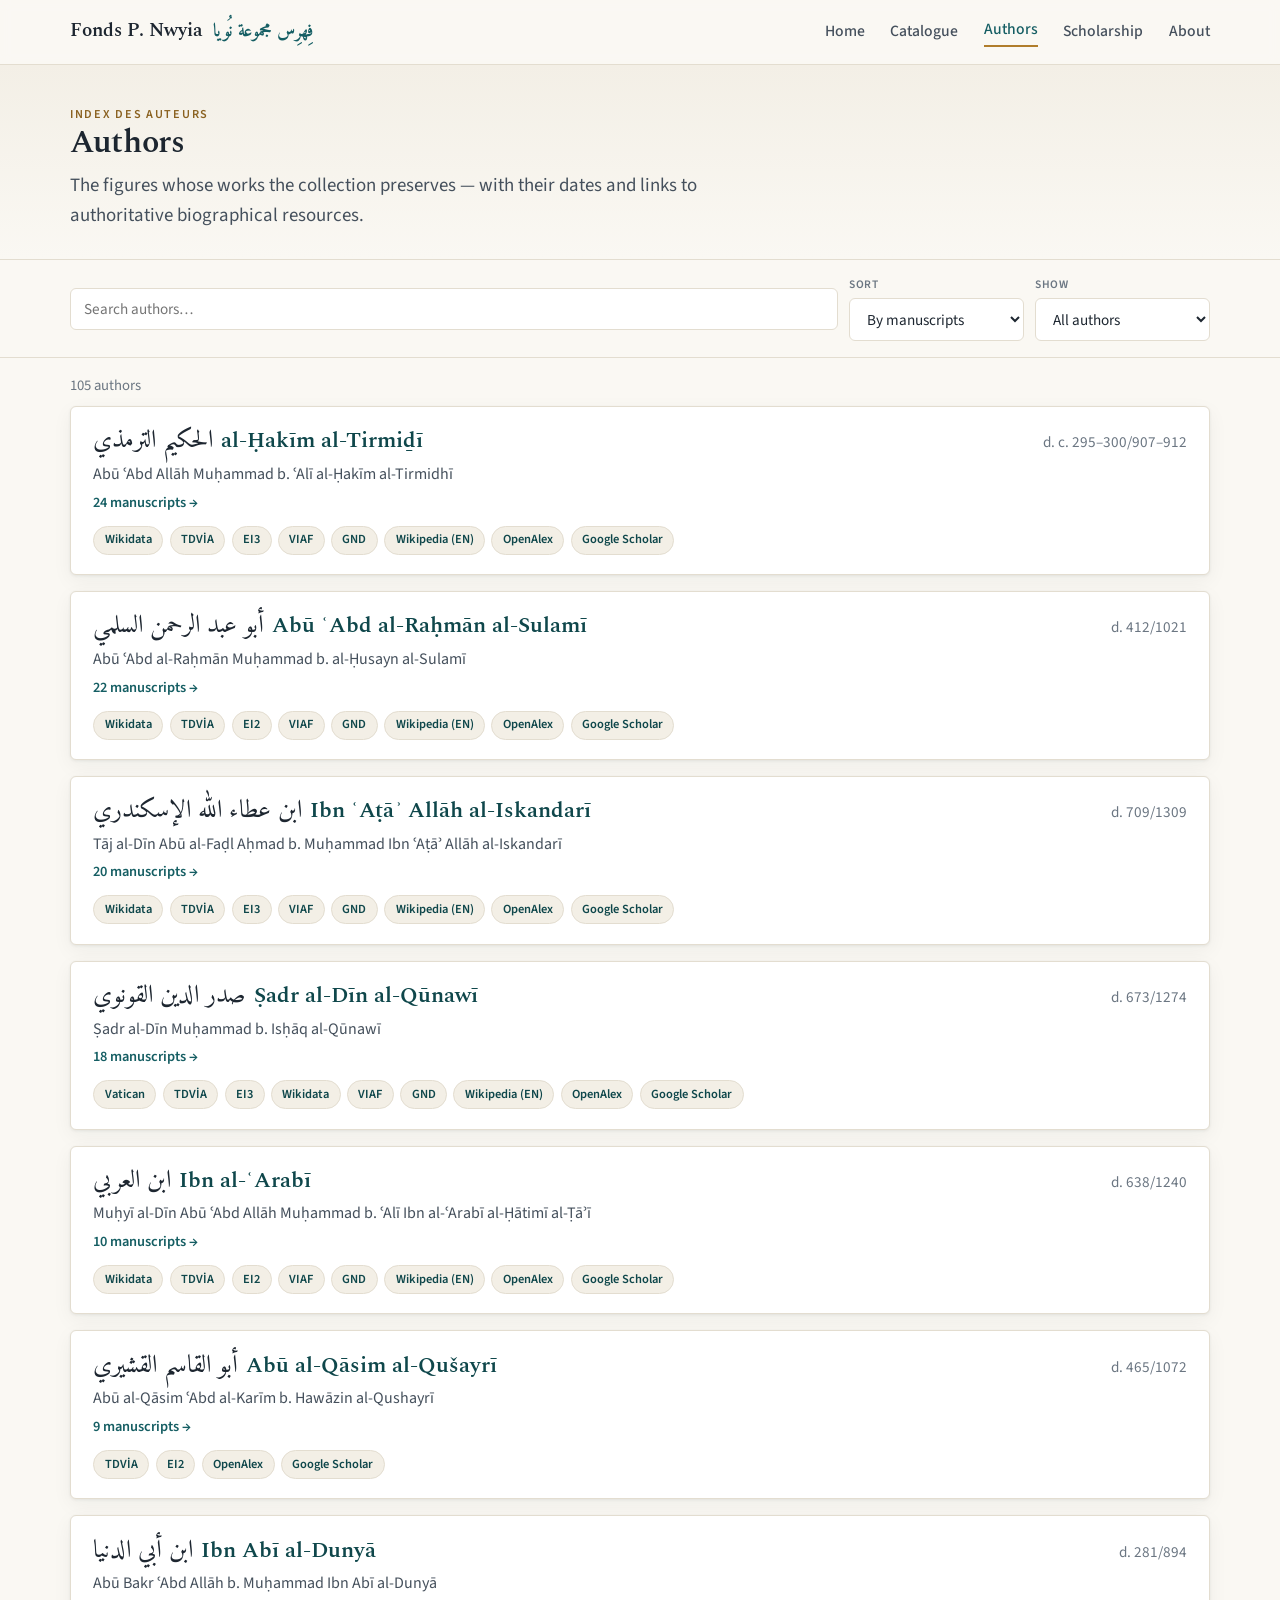
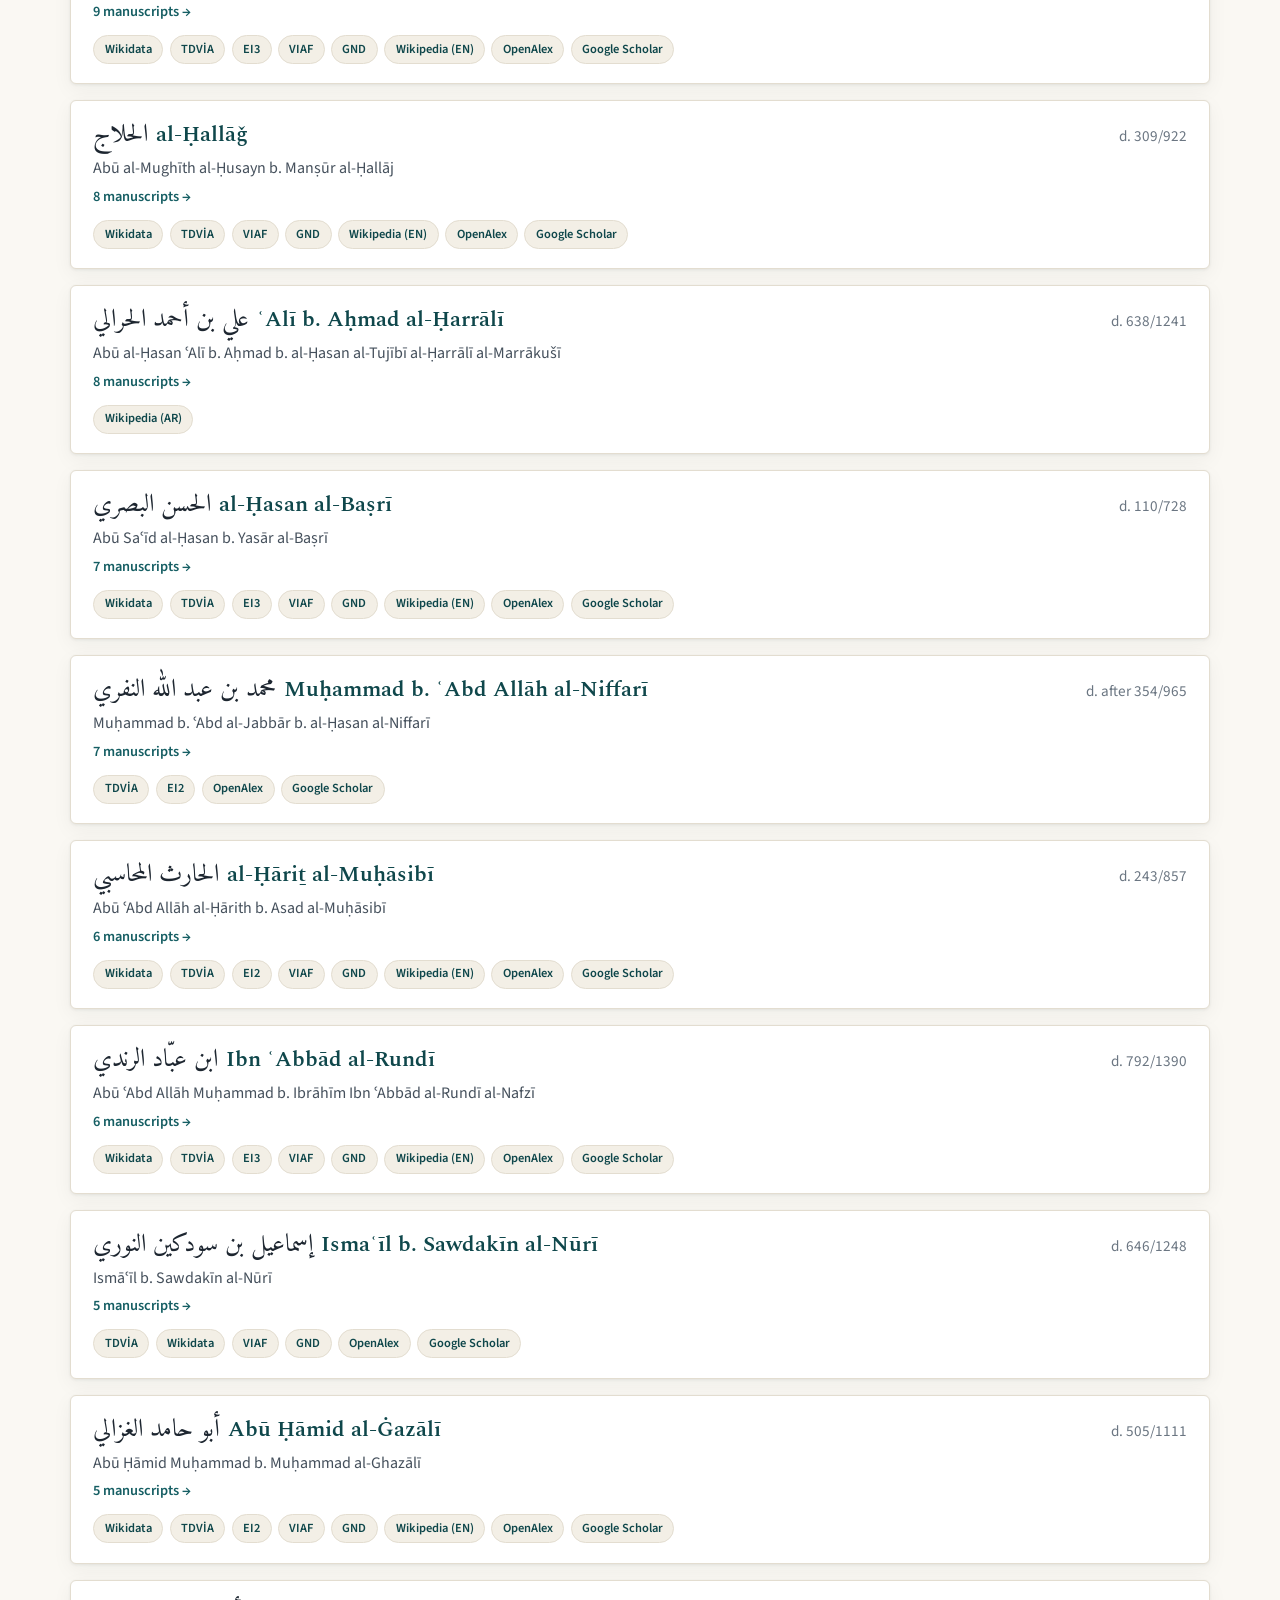
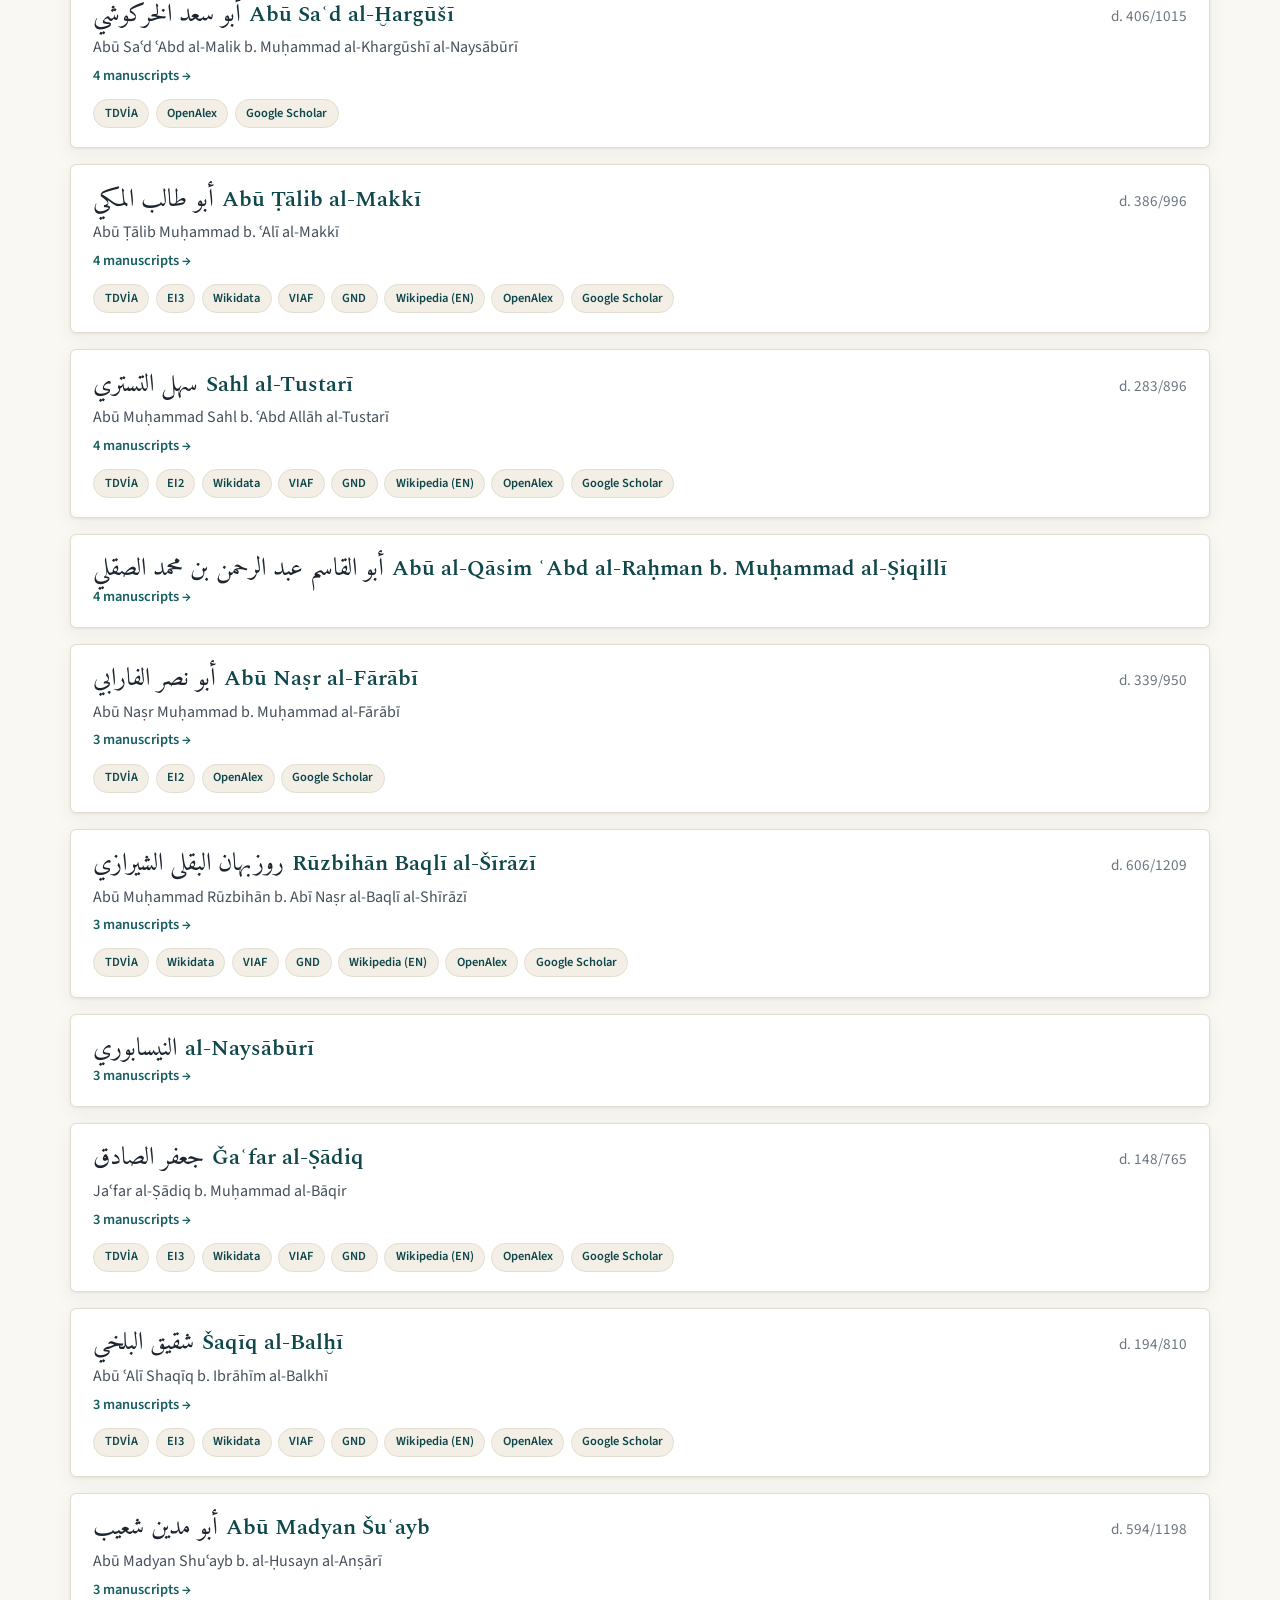
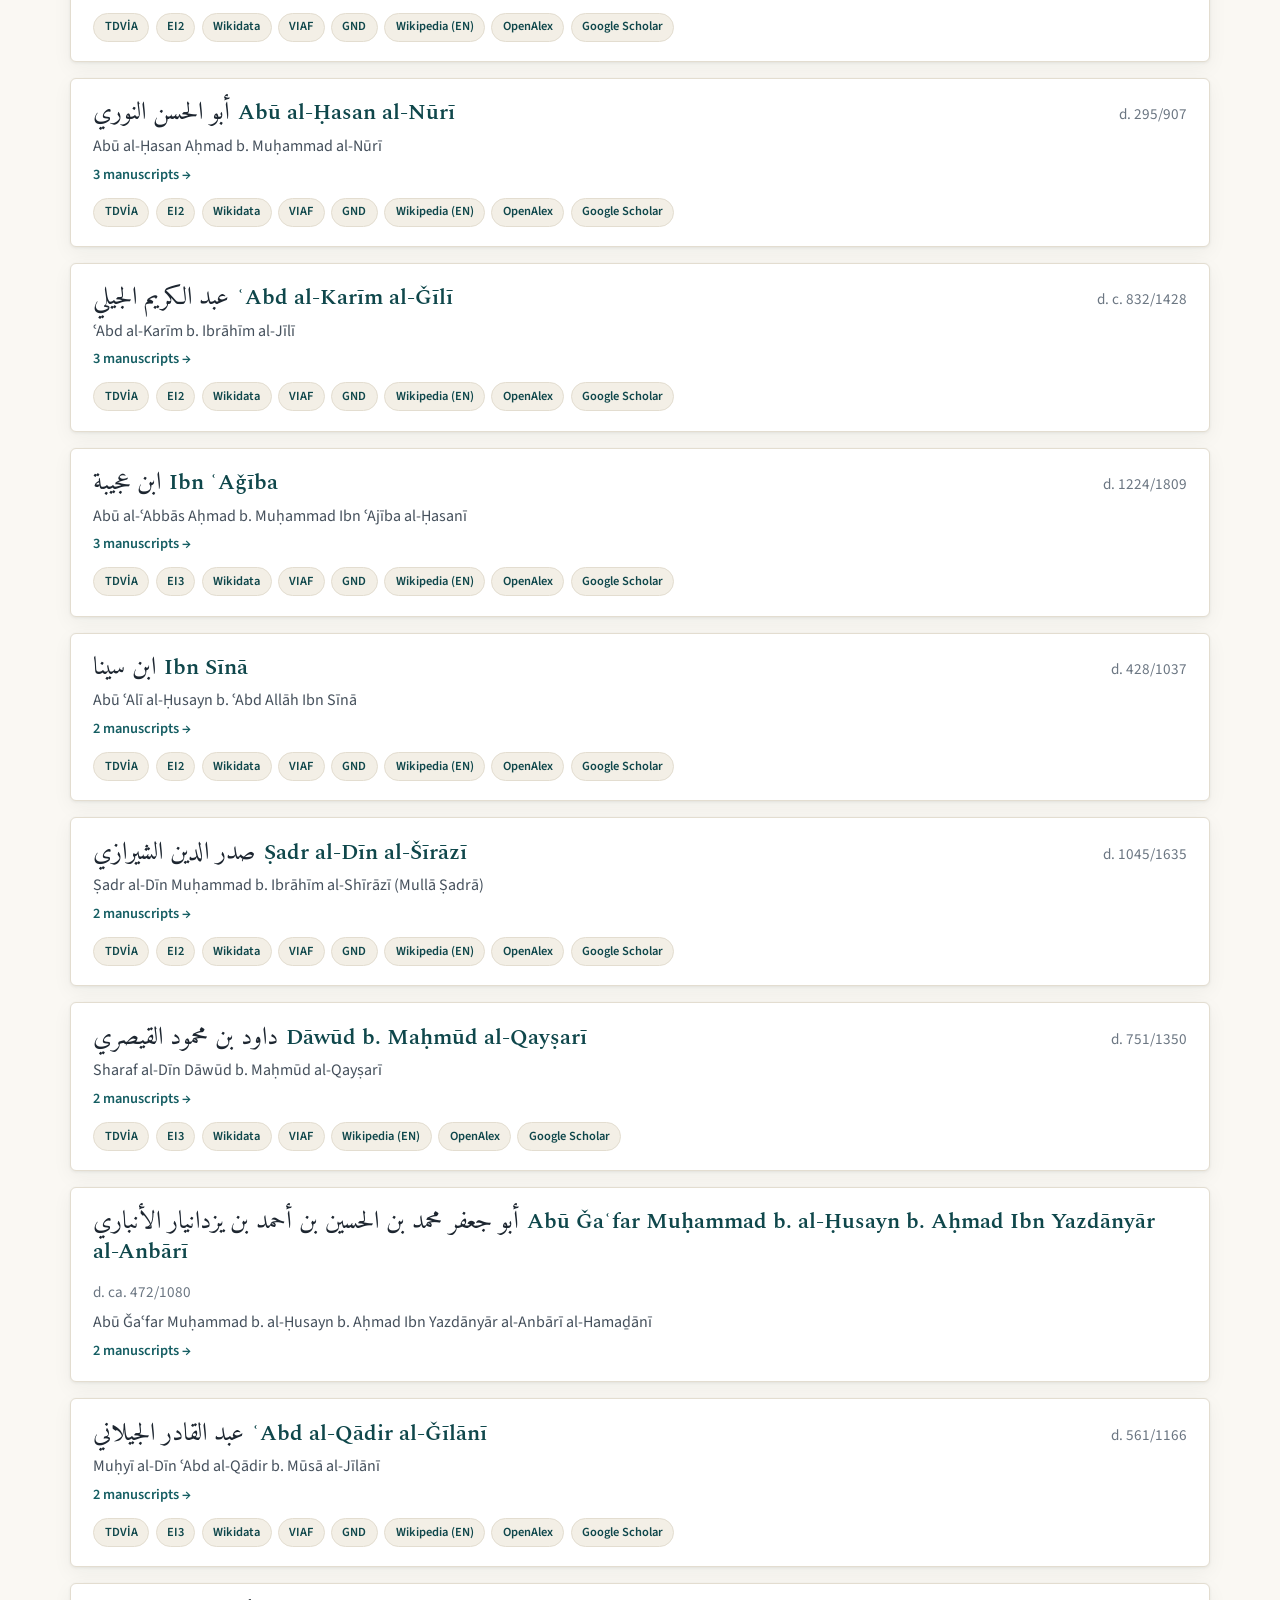
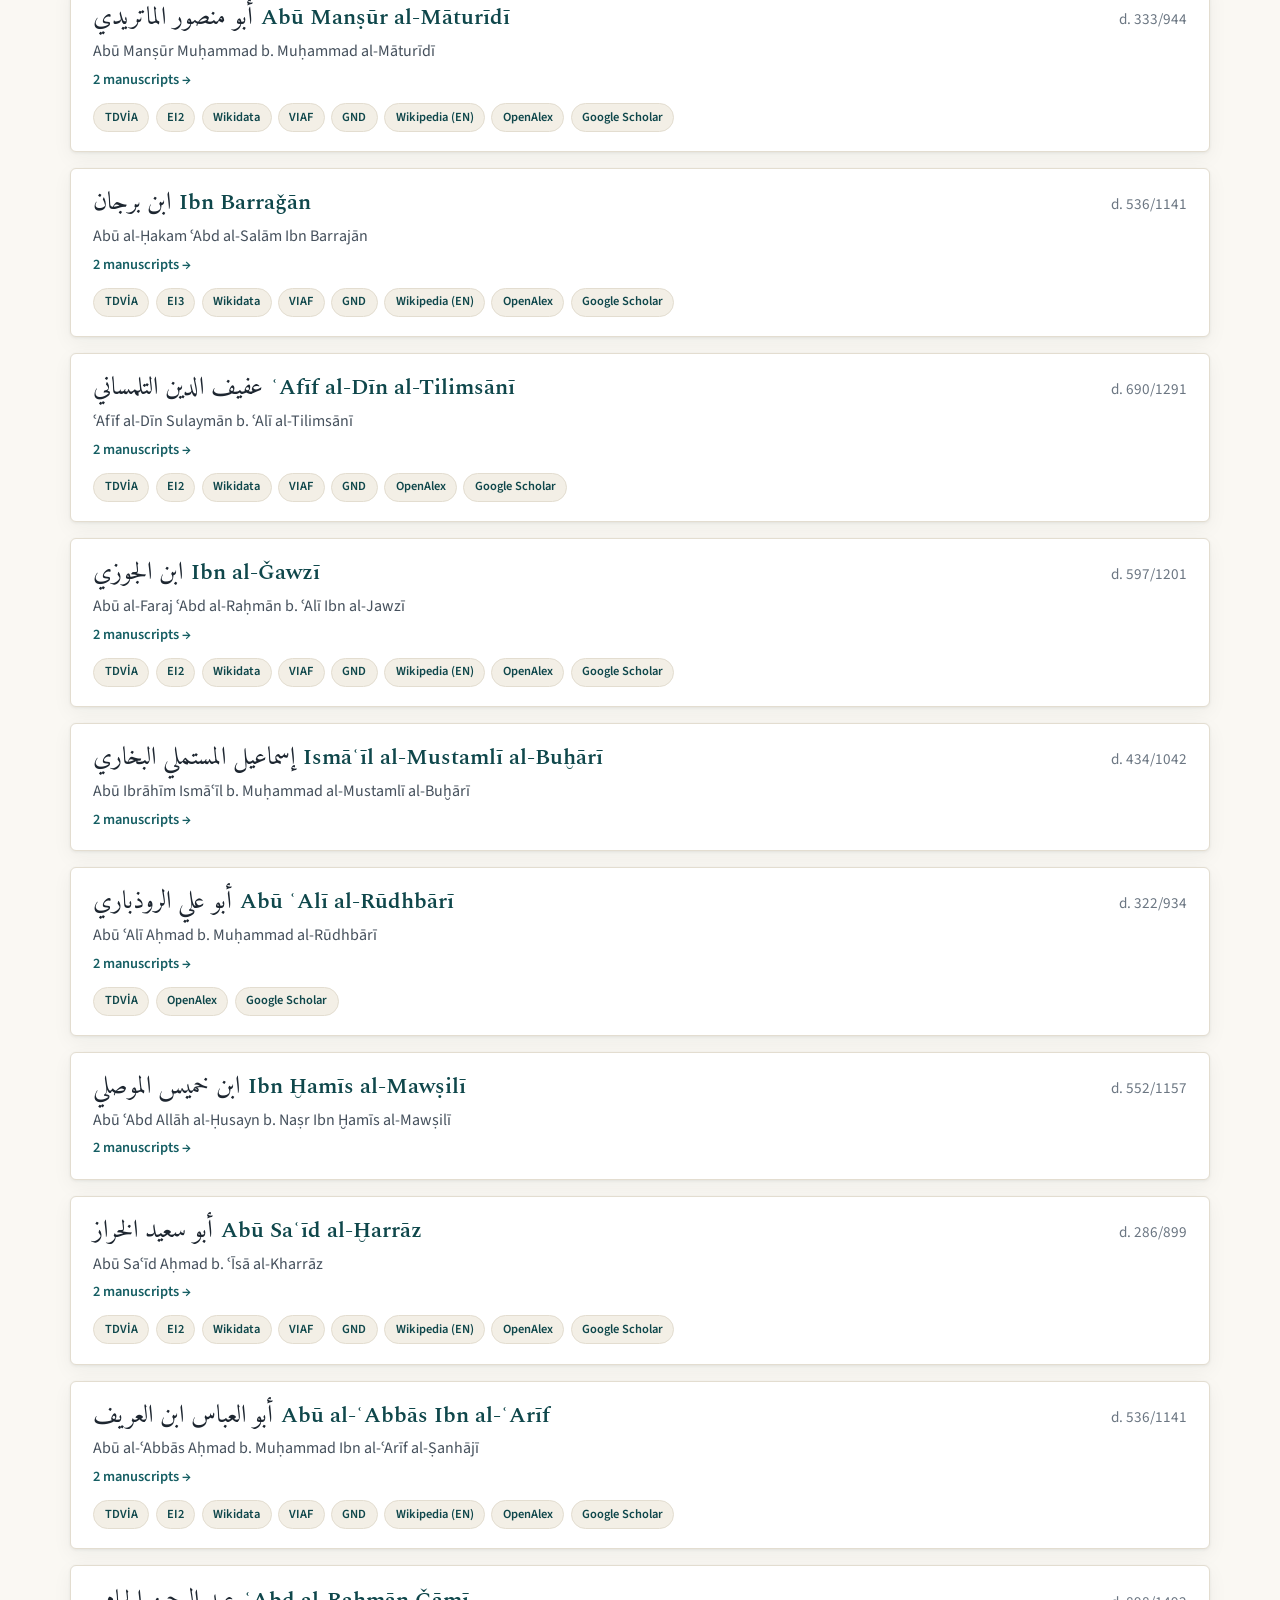
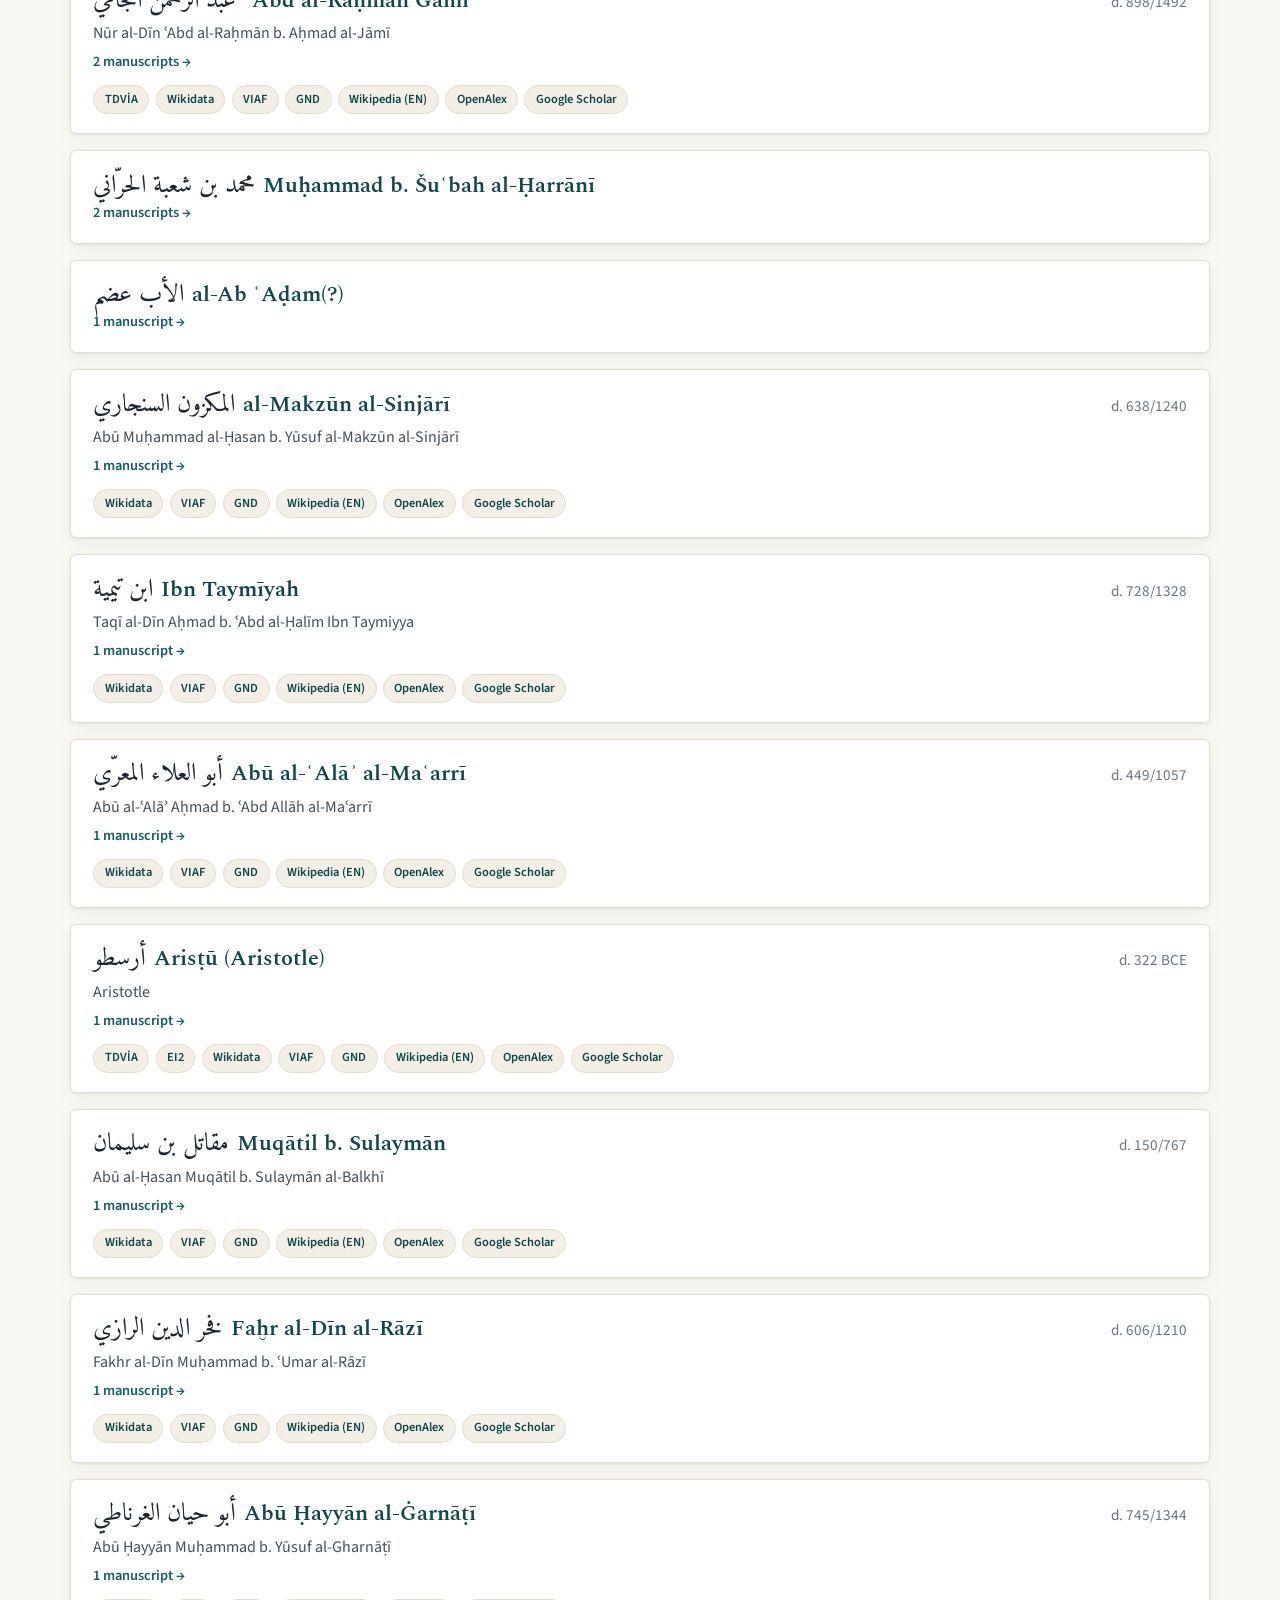
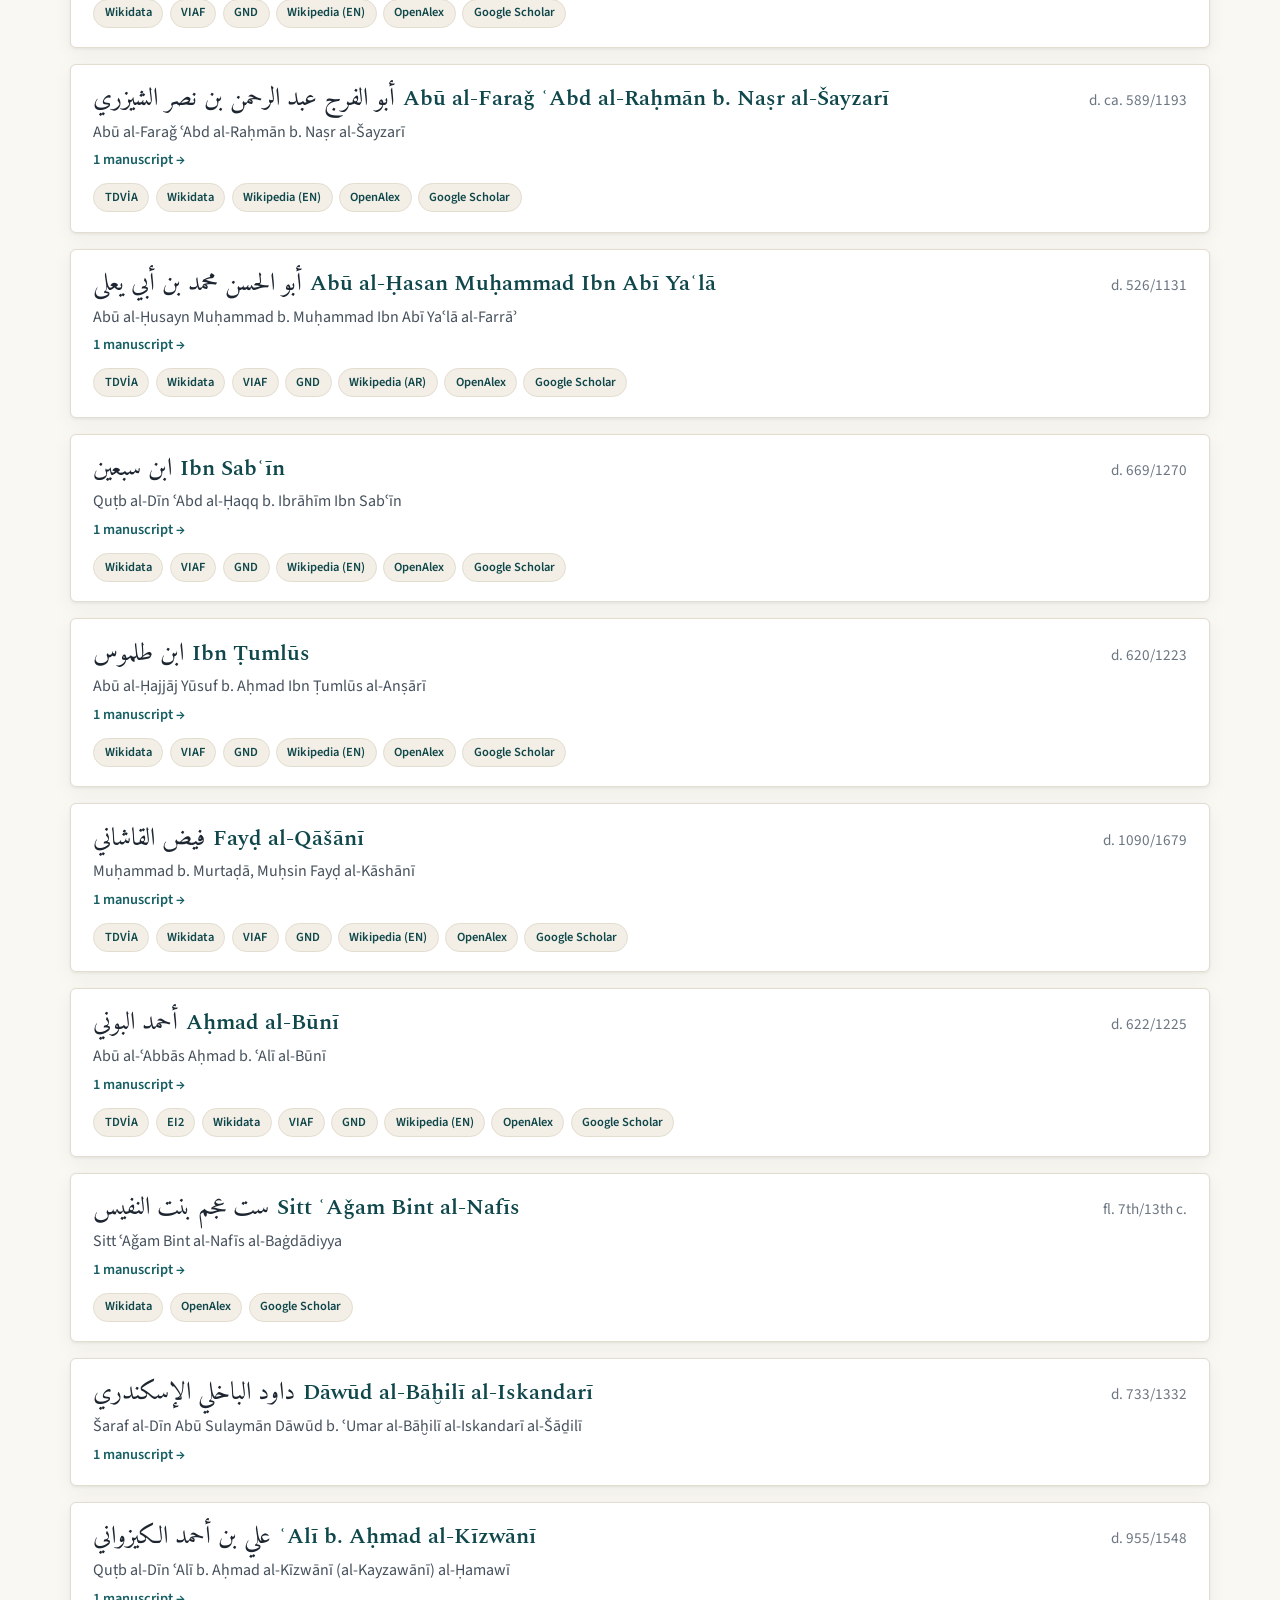
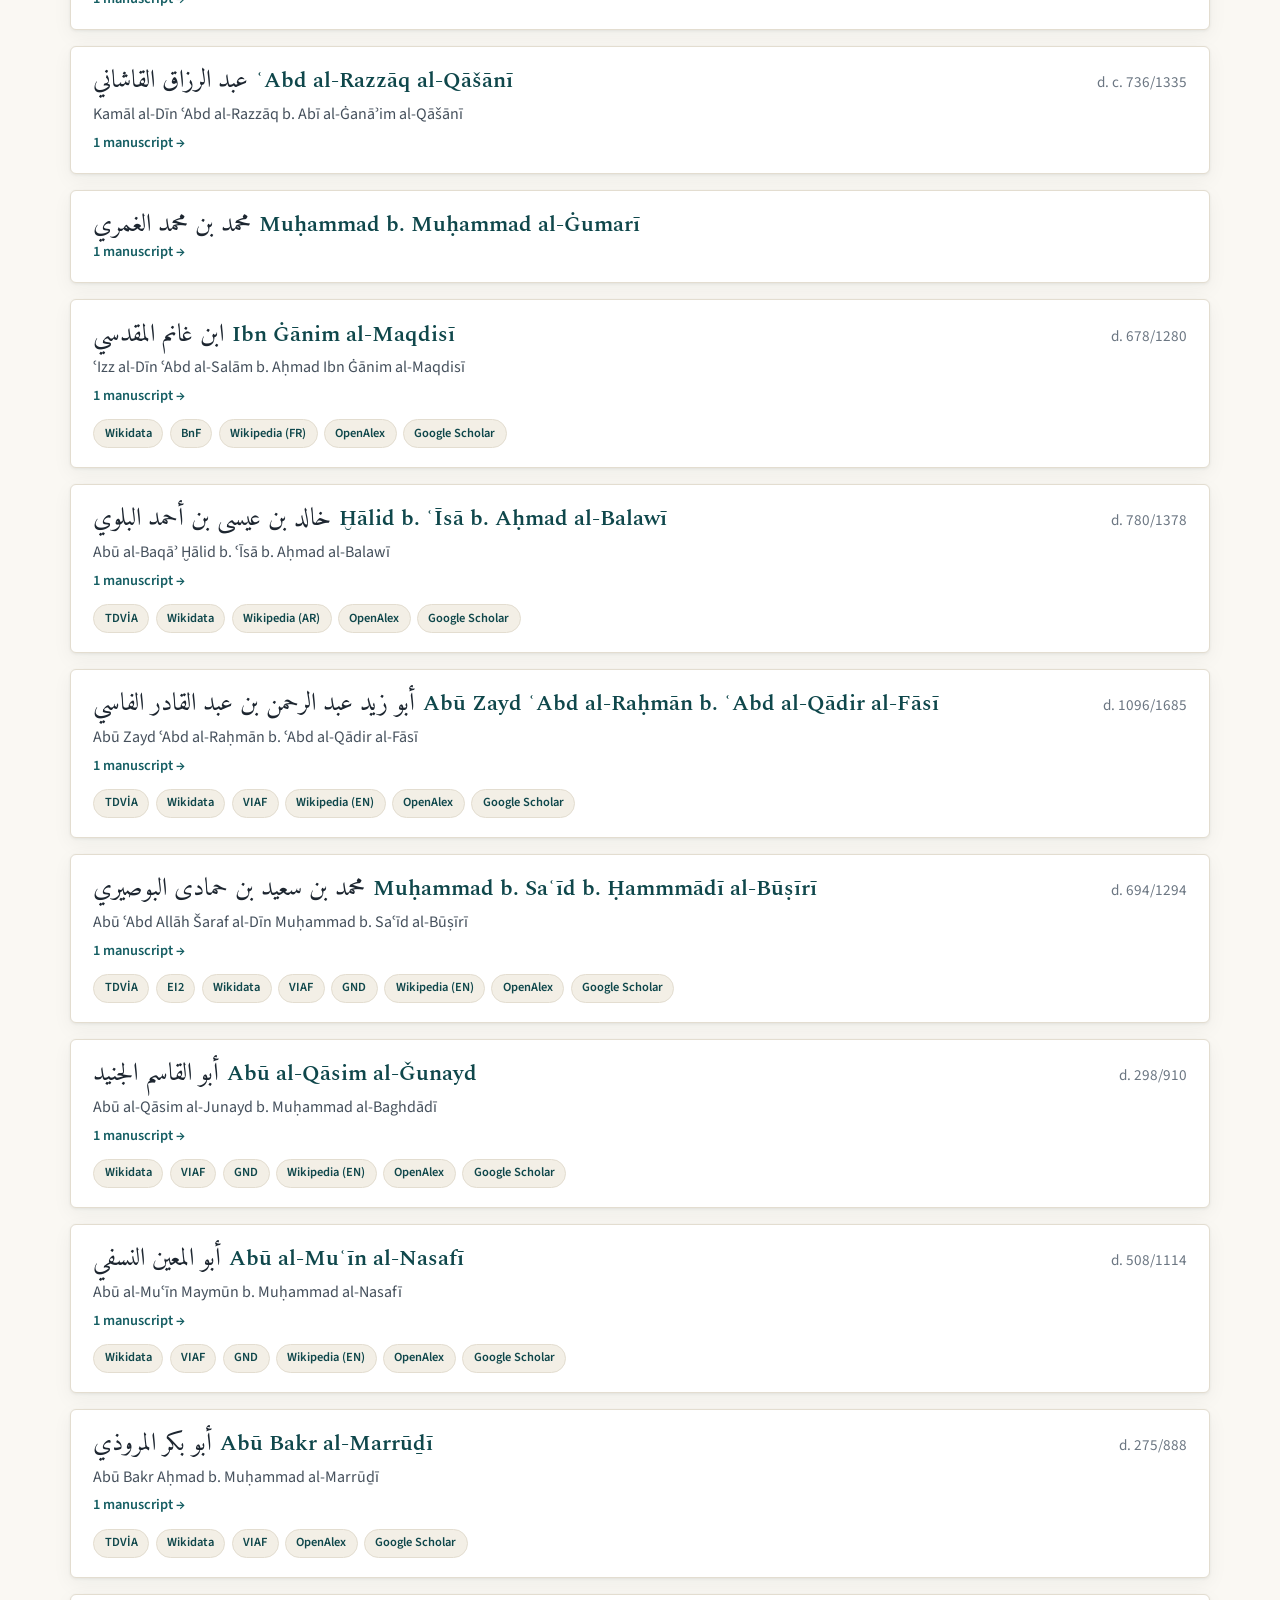
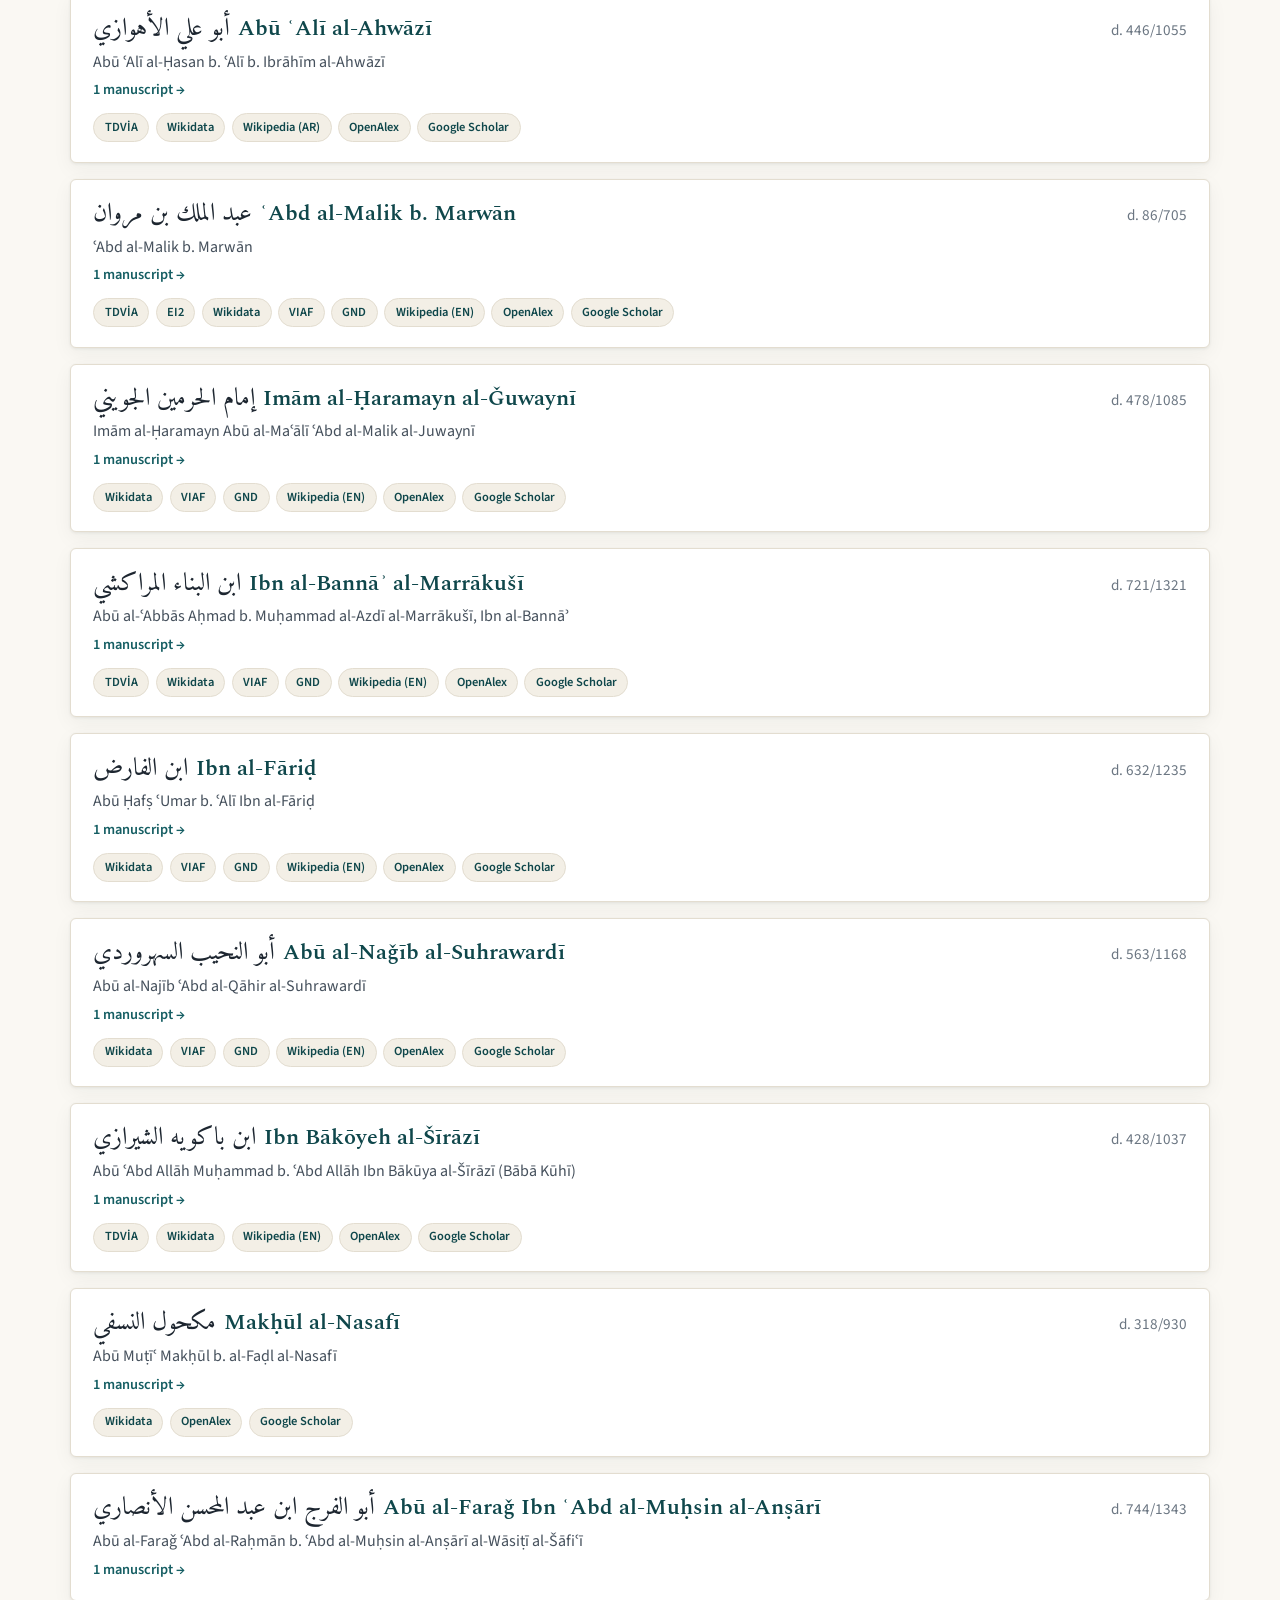
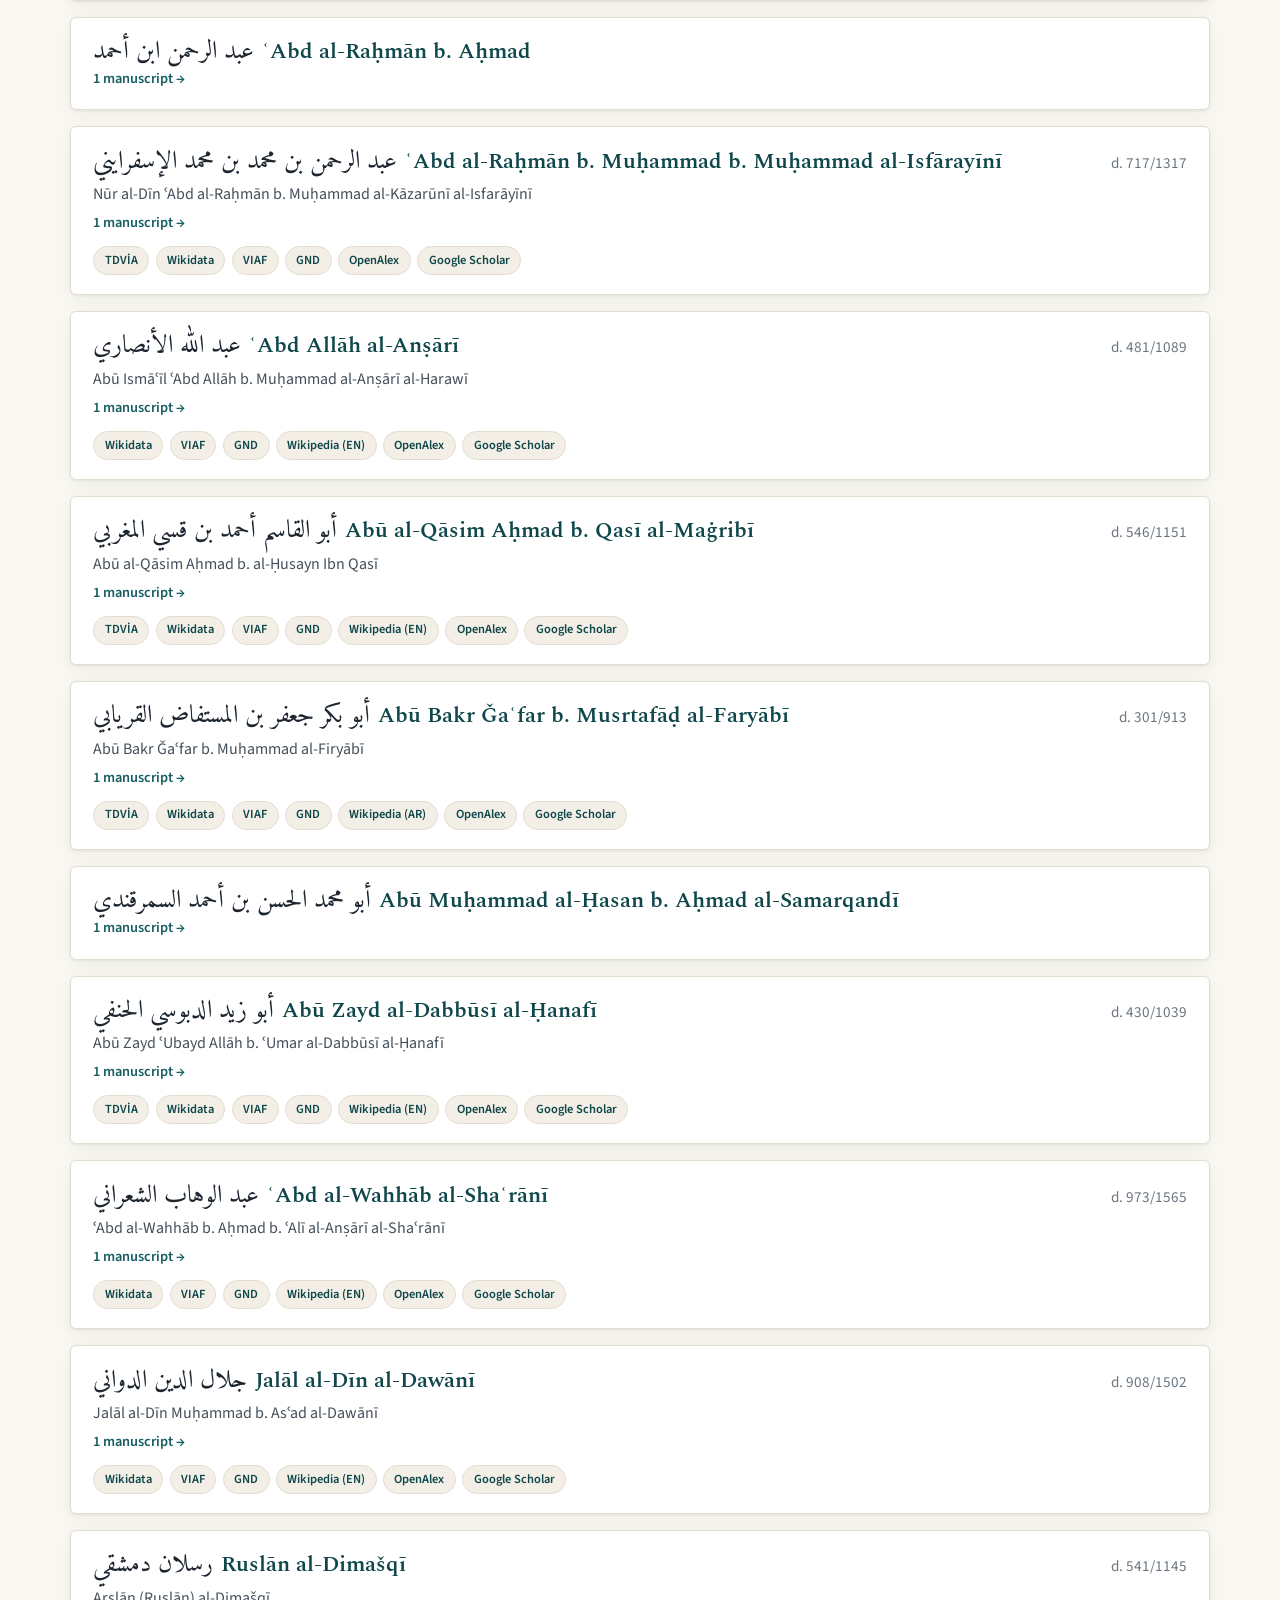
<file: site/authors.html>
<!DOCTYPE html>
<html lang="en">
<head>
<meta charset="utf-8">
<meta name="viewport" content="width=device-width, initial-scale=1">
<title>Authors — Fonds P. Nwyia</title>
<meta name="description" content="The authors represented in Paul Nwyia's manuscript collection, with dates and links to authoritative biographical resources.">
<link rel="stylesheet" href="styles.css">
</head>
<body>

<nav class="nav">
  <div class="nav-inner">
    <a class="brand" href="index.html">Fonds P.&nbsp;Nwyia <span class="ar">فِهرِس مجموعة نُويا</span></a>
    <div class="nav-links">
      <a href="index.html">Home</a>
      <a href="catalogue.html">Catalogue</a>
      <a href="authors.html" class="active">Authors</a>
      <a href="scholarship.html">Scholarship</a>
      <a href="about.html">About</a>
    </div>
  </div>
</nav>

<header class="hero" style="padding:2.5rem 0 1.75rem;">
  <div class="container">
    <div class="eyebrow">Index des Auteurs</div>
    <h1 style="font-size:2rem;margin:0;">Authors</h1>
    <p class="lead" style="margin:.5rem 0 0;">The figures whose works the collection preserves — with their dates and links to authoritative biographical resources.</p>
  </div>
</header>

<div class="controls">
  <div class="container controls-inner">
    <div class="search"><input type="search" id="q" placeholder="Search authors…" autocomplete="off"></div>
    <div class="field"><label for="f-sort">Sort</label>
      <select id="f-sort">
        <option value="count">By manuscripts</option>
        <option value="name">By name</option>
        <option value="date">By date</option>
      </select>
    </div>
    <div class="field"><label for="f-has">Show</label>
      <select id="f-has">
        <option value="all">All authors</option>
        <option value="meta">With metadata</option>
      </select>
    </div>
  </div>
</div>

<main class="container">
  <div class="result-count" id="count"></div>
  <div id="results"><div class="loading">Loading authors…</div></div>
</main>

<footer>
  <div class="container footer-grid">
    <div><strong>Fonds P. Nwyia — Index des Lieux</strong></div>
    <div>Authority data from Wikidata, VIAF, GND, TDVİA, EI, and Wikipedia.</div>
  </div>
</footer>

<script>
const $ = id => document.getElementById(id);
const esc = s => (s == null ? "" : String(s)).replace(/[&<>"']/g,
  c => ({ "&":"&amp;","<":"&lt;",">":"&gt;",'"':"&quot;","'":"&#39;" }[c]));
// Non-author clusters to omit from the premodern author index. Modern clusters
// (Nwyia, his colleagues, modern authors) are now flagged category:"modern" in
// the data and filtered on that basis; this list covers the remaining special
// cases (East-Syriac authors c101/c117, the dissolved cluster c116).
const SKIP = new Set(["c101","c116","c117"]);

let AUTHORS = [];

function deathYear(dates) {
  // crude sort key from "d. 412/1021" or "d. c. 295–300/907–912"
  const m = (dates || "").match(/\/\D*(\d{3,4})/);
  return m ? parseInt(m[1], 10) : 99999;
}

function chip(a) {
  return `<a class="chip" href="${esc(a.url)}" target="_blank" rel="noopener">${esc(a.source)}</a>`;
}

function cardHtml(c) {
  const links = (c.authorities || []).map(chip).join("");
  const full = c.full_name ? `<div class="author-full">${esc(c.full_name)}</div>` : "";
  const dates = c.dates ? `<span class="author-dates">${esc(c.dates)}</span>` : "";
  const ar = c.canonical_ar ? `<span class="ar-inline">${esc(c.canonical_ar)}</span>` : "";
  // Link by cluster id: it survives a correction to the transliteration, which a
  // name-based link would not. The catalogue accepts either and rewrites the URL
  // to the readable name.
  const q = encodeURIComponent(c.cluster_id);
  return `<article class="author-card">
    <div class="author-head">
      <h2 class="author-name">${ar}${esc(c.canonical_translit || "—")}</h2>
      ${dates}
    </div>
    ${full}
    <div class="author-count"><a href="catalogue.html?author=${q}">${c._count} manuscript${c._count === 1 ? "" : "s"} →</a></div>
    ${links ? `<div class="chips">${links}</div>` : ""}
  </article>`;
}

function render() {
  const q = $("q").value.trim().toLowerCase();
  const sort = $("f-sort").value, has = $("f-has").value;
  let out = AUTHORS.filter(c => {
    if (has === "meta" && !c.full_name) return false;
    if (q) {
      const hay = [c.canonical_translit, c.canonical_ar, c.full_name,
        ...(c.authorities || []).map(a => a.title)].join(" ").toLowerCase();
      if (!hay.includes(q)) return false;
    }
    return true;
  });
  if (sort === "name") out.sort((a, b) => (a.canonical_translit || "~").localeCompare(b.canonical_translit || "~"));
  else if (sort === "date") out.sort((a, b) => deathYear(a.dates) - deathYear(b.dates));
  else out.sort((a, b) => b._count - a._count);
  $("count").textContent = `${out.length} authors`;
  $("results").innerHTML = out.length ? out.map(cardHtml).join("") : `<div class="loading">No authors match.</div>`;
}

fetch("../data/data.json", { cache: "no-store" })
  .then(r => r.json())
  .then(d => {
    const counts = {};
    for (const r of d.rows || []) if (r.author_cluster_id) counts[r.author_cluster_id] = (counts[r.author_cluster_id] || 0) + 1;
    AUTHORS = (d.clusters || [])
      .filter(c => counts[c.cluster_id] && !SKIP.has(c.cluster_id) && c.category !== "modern")
      .map(c => ({ ...c, _count: counts[c.cluster_id] }));
    render();
    $("q").addEventListener("input", render);
    $("f-sort").addEventListener("change", render);
    $("f-has").addEventListener("change", render);
  })
  .catch(e => { $("results").innerHTML = `<div class="loading">Could not load authors (${esc(e.message)}).</div>`; });
</script>
</body>
</html>
</file>
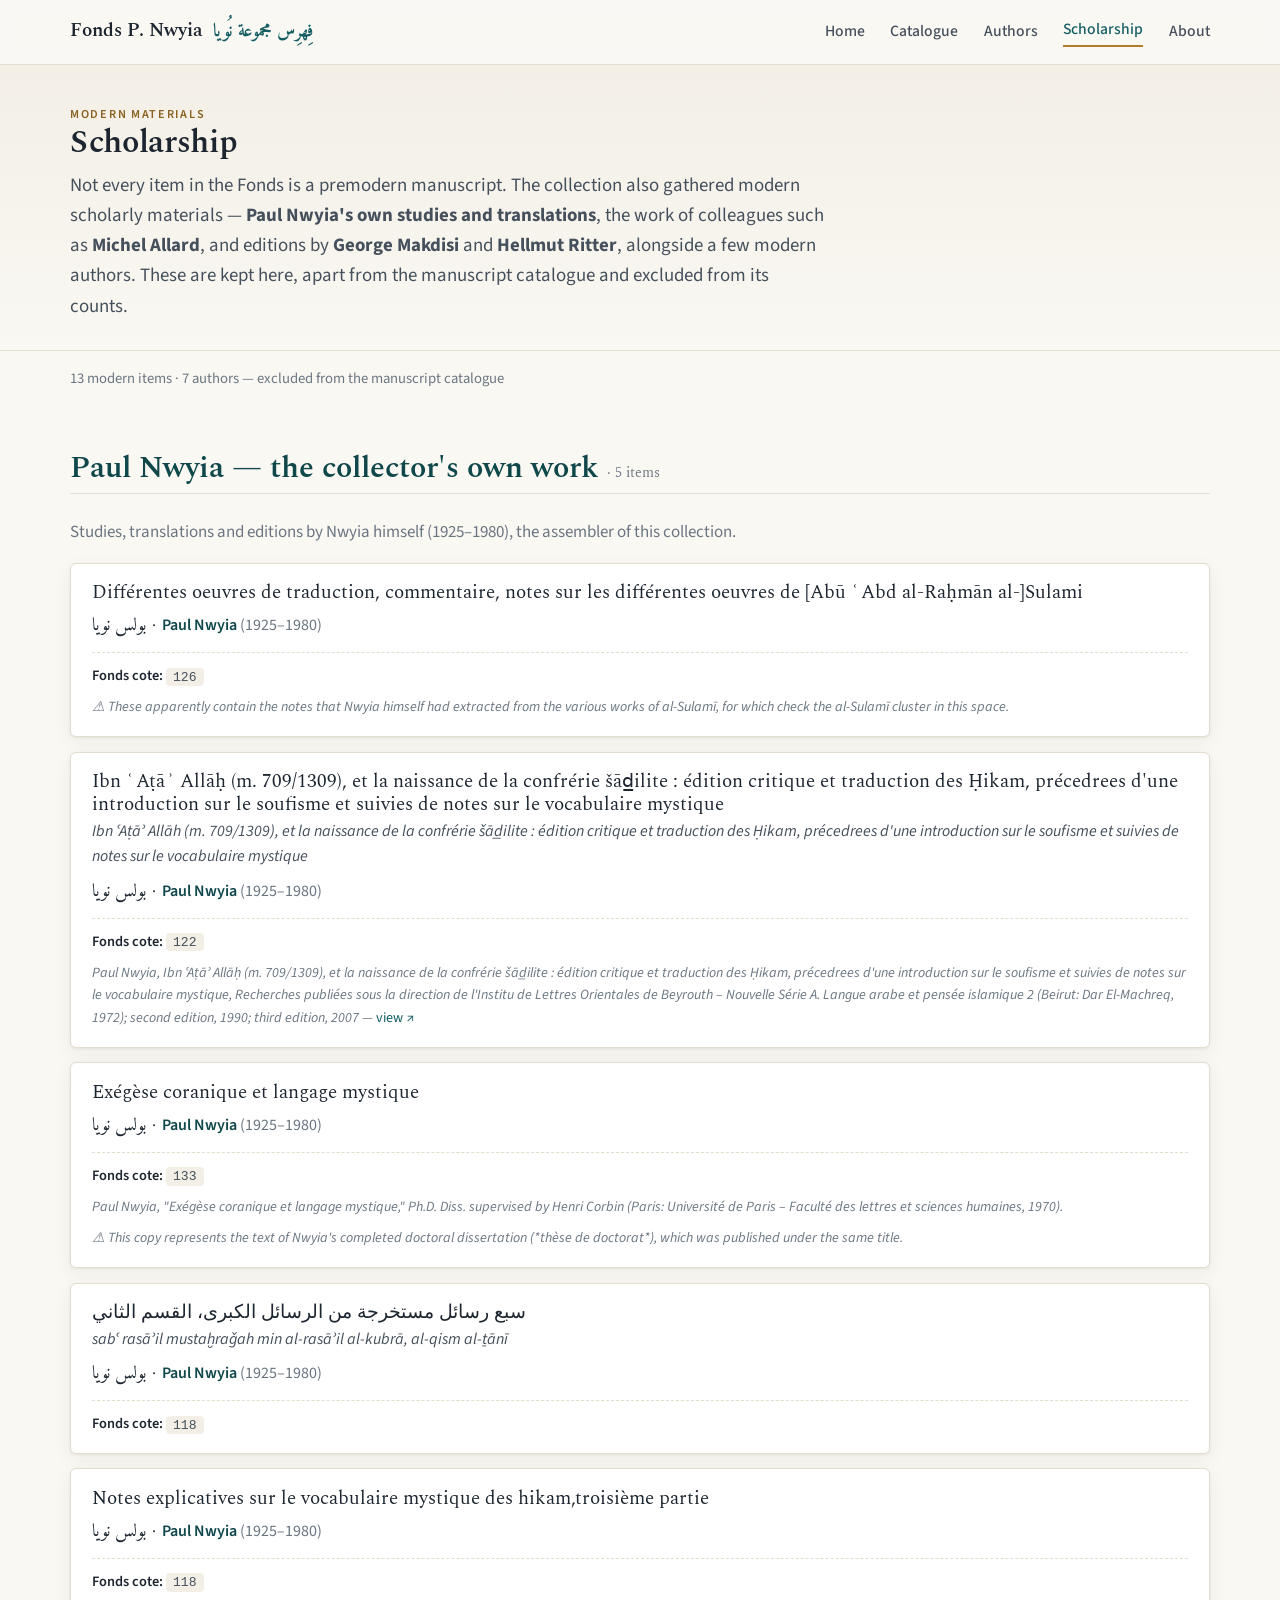
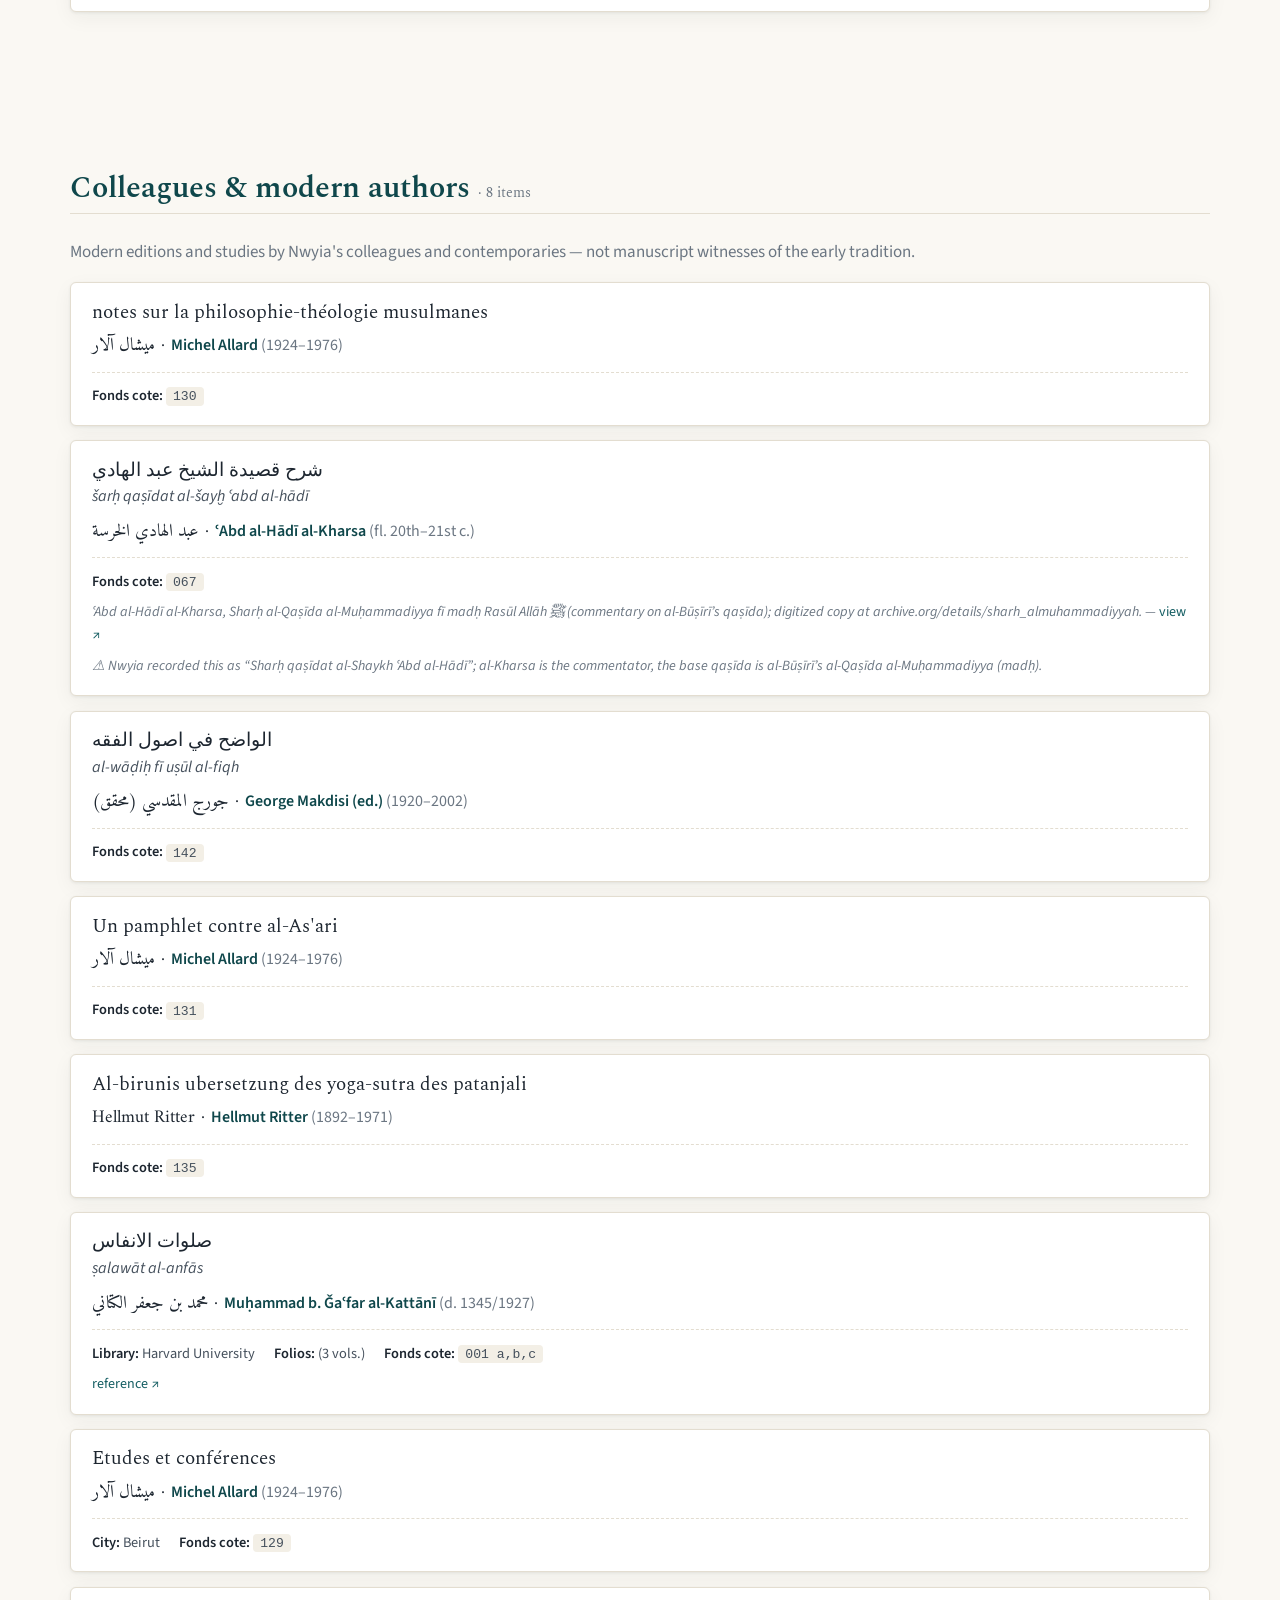
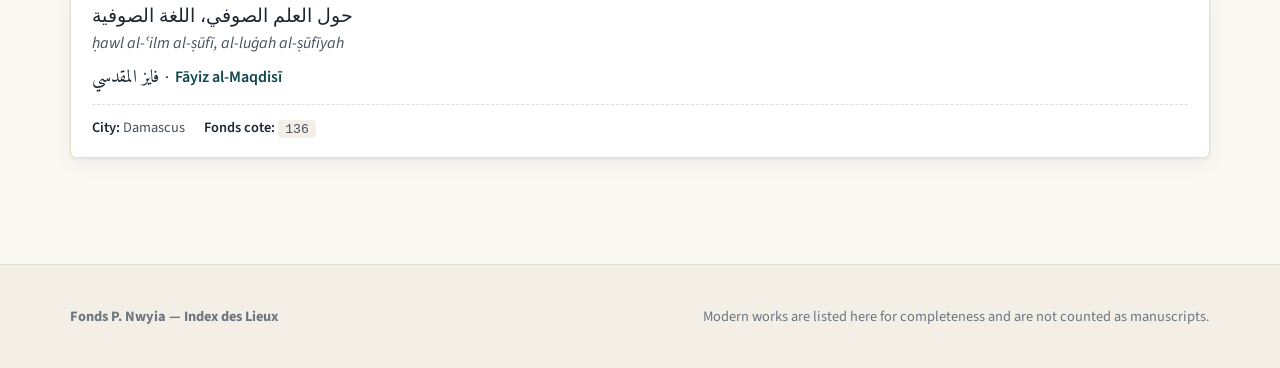
<file: site/scholarship.html>
<!DOCTYPE html>
<html lang="en">
<head>
<meta charset="utf-8">
<meta name="viewport" content="width=device-width, initial-scale=1">
<title>Scholarship — Fonds P. Nwyia</title>
<meta name="description" content="Modern scholarly materials in the Fonds Nwyia — Paul Nwyia's own studies and translations, and the work of colleagues such as Allard, Makdisi and Ritter — kept separate from the premodern manuscript corpus.">
<link rel="stylesheet" href="styles.css">
</head>
<body>

<nav class="nav">
  <div class="nav-inner">
    <a class="brand" href="index.html">Fonds P.&nbsp;Nwyia <span class="ar">فِهرِس مجموعة نُويا</span></a>
    <div class="nav-links">
      <a href="index.html">Home</a>
      <a href="catalogue.html">Catalogue</a>
      <a href="authors.html">Authors</a>
      <a href="scholarship.html" class="active">Scholarship</a>
      <a href="about.html">About</a>
    </div>
  </div>
</nav>

<header class="hero" style="padding:2.5rem 0 1.75rem;">
  <div class="container">
    <div class="eyebrow">Modern materials</div>
    <h1 style="font-size:2rem;margin:0;">Scholarship</h1>
    <p class="lead" style="margin:.5rem 0 0;max-width:760px;">
      Not every item in the Fonds is a premodern manuscript. The collection also gathered modern
      scholarly materials — <strong>Paul Nwyia's own studies and translations</strong>, the work of
      colleagues such as <strong>Michel Allard</strong>, and editions by <strong>George Makdisi</strong>
      and <strong>Hellmut Ritter</strong>, alongside a few modern authors. These are kept here, apart
      from the manuscript catalogue and excluded from its counts.
    </p>
  </div>
</header>

<main class="container">
  <div class="result-count" id="count"></div>
  <div id="results"><div class="loading">Loading…</div></div>
</main>

<footer>
  <div class="container footer-grid">
    <div><strong>Fonds P. Nwyia — Index des Lieux</strong></div>
    <div>Modern works are listed here for completeness and are not counted as manuscripts.</div>
  </div>
</footer>

<script>
const $ = id => document.getElementById(id);
const esc = s => (s == null ? "" : String(s)).replace(/[&<>"']/g,
  c => ({ "&":"&amp;","<":"&lt;",">":"&gt;",'"':"&quot;","'":"&#39;" }[c]));

// Nwyia's own cluster is surfaced first and labelled as the collector's own work.
const NWYIA = "c011";

function entryHtml(r, clu) {
  const c = clu.get(r.author_cluster_id) || {};
  const translit = r.title_translit ? `<div class="entry-translit">${esc(r.title_translit)}</div>` : "";
  const transln = r.title_translation ? `<div class="entry-translation">${esc(r.title_translation)}</div>` : "";
  const authName = c.canonical_translit || r.author || "";
  const authAr = c.canonical_ar || "";
  const author = (authName || authAr) ? `<div class="entry-author">
      ${authAr ? `<span class="ar-inline">${esc(authAr)}</span>` : ""}
      ${authName ? ` &nbsp;·&nbsp; <span class="translit">${esc(authName)}</span>` : ""}
      ${c.dates ? ` <span class="muted">(${esc(c.dates)})</span>` : ""}
    </div>` : "";
  const meta = [
    r.city && `<span><b>City:</b> ${esc(r.city)}</span>`,
    r.library && `<span><b>Library:</b> ${esc(r.library)}</span>`,
    r.shelfmark && `<span><b>Shelfmark:</b> ${esc(r.shelfmark)}</span>`,
    r.folios && `<span><b>Folios:</b> ${esc(r.folios)}</span>`,
    r.archive && `<span><b>Fonds cote:</b> <span class="cote">${esc(r.archive)}</span></span>`,
  ].filter(Boolean).join("");
  let cite = "";
  if (r.pub_citation) cite = `<div class="entry-cite">${esc(r.pub_citation)}` +
    (r.work_url ? ` — <a href="${esc(r.work_url)}" target="_blank" rel="noopener">view ↗</a>` : "") + `</div>`;
  else if (r.work_url) cite = `<div class="entry-cite"><a href="${esc(r.work_url)}" target="_blank" rel="noopener">reference ↗</a></div>`;
  const note = r.discrepancy_note ? `<div class="entry-cite muted">⚠ ${esc(r.discrepancy_note)}</div>` : "";
  // Titles here are often in French/English (modern studies), so render LTR.
  return `<article class="entry">
    <div class="entry-head">
      <div>
        <h2 class="entry-title" style="font-family:var(--serif);direction:ltr;font-size:1.2rem;">${esc(r.title || "—")}</h2>
        ${translit}${transln}${author}
      </div>
    </div>
    <div class="entry-meta">${meta}</div>
    ${cite}${note}
  </article>`;
}

function sectionHtml(title, blurb, rows, clu) {
  return `<section style="margin-bottom:2.5rem;">
    <h2 style="font-family:var(--serif);color:var(--primary-dk);border-bottom:1px solid var(--line);padding-bottom:.4rem;">${esc(title)} <span class="muted" style="font-size:.9rem;font-weight:400;">· ${rows.length} item${rows.length===1?"":"s"}</span></h2>
    ${blurb ? `<p class="muted" style="margin:.4rem 0 1rem;">${blurb}</p>` : ""}
    ${rows.map(r => entryHtml(r, clu)).join("")}
  </section>`;
}

fetch("../data/data.json", { cache: "no-store" })
  .then(r => r.json())
  .then(d => {
    const clu = new Map();
    (d.clusters || []).forEach(c => clu.set(c.cluster_id, c));
    const modernIds = new Set((d.clusters || []).filter(c => c.category === "modern").map(c => c.cluster_id));
    const rows = (d.rows || []).filter(r => modernIds.has(r.author_cluster_id));

    $("count").textContent = `${rows.length} modern items · ${modernIds.size} authors — excluded from the manuscript catalogue`;

    const nwyiaRows = rows.filter(r => r.author_cluster_id === NWYIA);
    const otherRows = rows.filter(r => r.author_cluster_id !== NWYIA);

    let html = "";
    if (nwyiaRows.length)
      html += sectionHtml("Paul Nwyia — the collector's own work", "Studies, translations and editions by Nwyia himself (1925–1980), the assembler of this collection.", nwyiaRows, clu);
    if (otherRows.length)
      html += sectionHtml("Colleagues & modern authors", "Modern editions and studies by Nwyia's colleagues and contemporaries — not manuscript witnesses of the early tradition.", otherRows, clu);

    $("results").innerHTML = html || `<div class="loading">No modern materials recorded.</div>`;
  })
  .catch(e => { $("results").innerHTML = `<div class="loading">Could not load the data (${esc(e.message)}).</div>`; });
</script>
</body>
</html>
</file>
<file: site/styles.css>
/* ============================================================
   Fonds P. Nwyia — Index des Lieux
   A scholarly static site, akin to digitalsufism.github.io:
   clean academic layout, bilingual EN/AR, RTL Arabic, feature
   cards, an interactive catalogue — over a warm manuscript palette.
   Self-contained: no framework, no build step.
   ============================================================ */

@import url('https://fonts.googleapis.com/css2?family=Spectral:ital,wght@0,400;0,500;0,600;0,700;1,400&family=Source+Sans+3:wght@400;500;600&family=Amiri:ital@0;1&display=swap');

:root {
  --parchment:   #faf8f3;
  --parchment-2: #f3efe6;
  --ink:         #1d2630;
  --ink-soft:    #45505c;
  --muted:       #6b7682;
  --line:        #e3ddd0;
  --primary:     #155e63;   /* deep teal */
  --primary-dk:  #0f474b;
  --accent:      #b07d2b;   /* warm manuscript gold */
  --accent-dk:   #8a6120;
  --dark:        #1c2430;   /* dark feature section */
  --ok:          #2f7d4f;   /* published */
  --warn:        #b07d2b;   /* manuscript */
  --grey:        #8a929c;   /* unknown */
  --radius: 6px;
  --shadow: 0 1px 3px rgba(28,36,48,.07), 0 6px 20px rgba(28,36,48,.05);
  --serif: "Spectral", Georgia, "Times New Roman", serif;
  --sans: "Source Sans 3", -apple-system, "Segoe UI", Roboto, Helvetica, Arial, sans-serif;
  --arabic: "Amiri", "Traditional Arabic", "Geeza Pro", "Al Bayan", serif;
}

* { box-sizing: border-box; }
html { scroll-behavior: smooth; }
body {
  margin: 0;
  font-family: var(--sans);
  color: var(--ink);
  background: var(--parchment);
  line-height: 1.6;
  font-size: 17px;
  -webkit-font-smoothing: antialiased;
}

.container { max-width: 1180px; margin: 0 auto; padding: 0 1.25rem; }
.container-narrow { max-width: 820px; margin: 0 auto; padding: 0 1.25rem; }

h1, h2, h3, h4 { font-family: var(--serif); font-weight: 600; color: var(--ink); line-height: 1.2; }
h1 { font-size: 2.6rem; letter-spacing: -.01em; }
h2 { font-size: 1.9rem; margin-top: 0; }
h3 { font-size: 1.25rem; }
a { color: var(--primary); text-decoration: none; }
a:hover { color: var(--primary-dk); text-decoration: underline; }
p { color: var(--ink-soft); }
.lead { font-size: 1.18rem; color: var(--ink-soft); }
.muted { color: var(--muted); }
.eyebrow { font-family: var(--sans); text-transform: uppercase; letter-spacing: .14em;
  font-size: .76rem; font-weight: 600; color: var(--accent-dk); }

/* ---- Arabic / RTL ---- */
[lang="ar"], .ar {
  font-family: var(--arabic);
  direction: rtl; text-align: right;
  font-size: 1.18em; line-height: 1.9;
}
.ar-inline { font-family: var(--arabic); direction: rtl; unicode-bidi: isolate; font-size: 1.12em; }

/* ============================ Navbar ============================ */
.nav {
  position: sticky; top: 0; z-index: 50;
  background: rgba(250,248,243,.92);
  backdrop-filter: blur(6px);
  border-bottom: 1px solid var(--line);
}
.nav-inner { display: flex; align-items: center; justify-content: space-between;
  height: 64px; max-width: 1180px; margin: 0 auto; padding: 0 1.25rem; }
.brand { display: flex; align-items: baseline; gap: .6rem; font-family: var(--serif);
  font-weight: 600; font-size: 1.18rem; color: var(--ink); }
.brand:hover { text-decoration: none; }
.brand .ar { font-size: 1.15rem; color: var(--primary); }
.nav-links { display: flex; gap: 1.6rem; align-items: center; }
.nav-links a { color: var(--ink-soft); font-weight: 500; font-size: .98rem; }
.nav-links a:hover { color: var(--primary); text-decoration: none; }
.nav-links a.active { color: var(--primary); border-bottom: 2px solid var(--accent); padding-bottom: 2px; }

/* ============================ Hero ============================ */
.hero { padding: 4.5rem 0 3rem; border-bottom: 1px solid var(--line);
  background: linear-gradient(180deg, var(--parchment-2), var(--parchment)); }
.hero h1 { margin: 0 0 .3rem; }
.hero .ar-title { font-family: var(--arabic); direction: rtl; color: var(--primary);
  font-size: 2rem; margin-bottom: 1rem; }
.hero .lead { max-width: 720px; }

/* ============================ Sections ============================ */
section { padding: 3.25rem 0; }
.section-tight { padding: 2rem 0; }
.feature-dark { background: var(--dark); color: #eef1f4; }
.feature-dark h2, .feature-dark h3 { color: #fff; }
.feature-dark p { color: #c2c9d2; }

/* ---- Stat chips ---- */
.stats { display: flex; flex-wrap: wrap; gap: .75rem; margin: 1.5rem 0 0; }
.stat { background: #fff; border: 1px solid var(--line); border-radius: var(--radius);
  padding: .85rem 1.15rem; min-width: 120px; box-shadow: var(--shadow); }
.stat .num { font-family: var(--serif); font-size: 1.7rem; font-weight: 700; color: var(--primary); line-height: 1; }
.stat .lbl { font-size: .8rem; color: var(--muted); text-transform: uppercase; letter-spacing: .06em; margin-top: .35rem; }

/* ---- Feature cards ---- */
.grid { display: grid; gap: 1.25rem; }
.grid-3 { grid-template-columns: repeat(3, 1fr); }
.grid-2 { grid-template-columns: repeat(2, 1fr); }
.card { background: #fff; border: 1px solid var(--line); border-radius: var(--radius);
  padding: 1.5rem; box-shadow: var(--shadow); transition: transform .15s ease, box-shadow .15s ease; }
.card:hover { transform: translateY(-3px); box-shadow: 0 10px 28px rgba(28,36,48,.10); }
.card h3 { margin: 0 0 .5rem; color: var(--primary-dk); }
.card .icon { font-size: 1.4rem; color: var(--accent); }

/* ---- Buttons ---- */
.btn { display: inline-block; padding: .7rem 1.4rem; border-radius: var(--radius);
  font-weight: 600; font-size: .98rem; cursor: pointer; border: 1px solid transparent;
  transition: all .18s ease; }
.btn-primary { background: var(--primary); color: #fff; }
.btn-primary:hover { background: var(--primary-dk); color: #fff; text-decoration: none;
  transform: translateY(-2px); box-shadow: 0 6px 16px rgba(21,94,99,.25); }
.btn-ghost { background: transparent; color: var(--primary); border-color: var(--line); }
.btn-ghost:hover { border-color: var(--primary); text-decoration: none; }
.btn-row { display: flex; gap: .8rem; flex-wrap: wrap; margin-top: 1.5rem; }

/* ============================ Catalogue ============================ */
.controls { position: sticky; top: 64px; z-index: 20; background: var(--parchment);
  border-bottom: 1px solid var(--line); padding: 1rem 0; }
.controls-inner { display: flex; flex-wrap: wrap; gap: .7rem; align-items: center; }
.search { flex: 1 1 280px; }
input[type="search"], select {
  width: 100%; padding: .55rem .8rem; font-family: var(--sans); font-size: .95rem;
  border: 1px solid var(--line); border-radius: var(--radius); background: #fff; color: var(--ink);
}
input[type="search"]:focus, select:focus { outline: none; border-color: var(--primary);
  box-shadow: 0 0 0 3px rgba(21,94,99,.12); }
.field { flex: 0 1 175px; }
.field label { display: block; font-size: .72rem; text-transform: uppercase; letter-spacing: .06em;
  color: var(--muted); margin-bottom: .2rem; font-weight: 600; }
.result-count { color: var(--muted); font-size: .92rem; margin: 1rem 0 .5rem; }
.field-clear { display: flex; align-items: flex-end; flex: 0 0 auto; }
.btn-clear { padding: .55rem .9rem; font-family: var(--sans); font-size: .9rem;
  font-weight: 600; color: var(--primary-dk); background: #fff; cursor: pointer;
  border: 1px solid var(--line); border-radius: var(--radius); }
.btn-clear:hover { border-color: var(--primary); background: var(--parchment-2); }

/* ---- Place index: City › Library section headings ---- */
.place-group { margin-bottom: 2rem; }
.place-group:first-child .place-head { margin-top: .25rem; }
.place-head { display: flex; align-items: baseline; flex-wrap: wrap; gap: .5rem;
  font-size: 1.2rem; margin: 1.75rem 0 .8rem; padding-bottom: .45rem;
  border-bottom: 2px solid var(--line); }
.place-city { color: var(--ink); }
.place-sep { color: var(--accent); }
.place-lib { color: var(--primary-dk); font-weight: 500; }
.place-count { margin-left: auto; font-family: var(--sans); font-size: .82rem;
  font-weight: 600; letter-spacing: .04em; text-transform: uppercase; color: var(--muted); }
.place-note { flex: 1 0 100%; font-family: var(--sans); font-size: .86rem;
  font-weight: 400; color: var(--muted); }

/* ---- Manuscript entry ---- */
.entry { position: relative;
  background: #fff; border: 1px solid var(--line); border-radius: var(--radius);
  padding: 1.1rem 1.3rem; margin-bottom: .9rem; box-shadow: var(--shadow);
  /* Clear the sticky navbar + control bar when a permalink scrolls an entry in. */
  scroll-margin-top: 150px; }
.entry-head { display: flex; justify-content: space-between; align-items: flex-start; gap: 1rem; }
/* Permalink: present but quiet; revealed on hover or keyboard focus. Positioned
   out of flow so it cannot disturb the RTL title line. */
.entry-permalink { position: absolute; top: .45rem; left: .65rem;
  font-size: .95rem; color: var(--muted); opacity: 0; transition: opacity .12s ease; }
.entry:hover .entry-permalink, .entry-permalink:focus { opacity: 1; text-decoration: none; }
.entry-permalink:hover { color: var(--primary); }
.entry-target { border-color: var(--accent); box-shadow: 0 0 0 3px rgba(176,125,43,.18); }
.entry-target .entry-permalink { opacity: 1; color: var(--accent-dk); }
.entry-title { font-family: var(--arabic); direction: rtl; font-size: 1.45rem; color: var(--ink);
  margin: 0 0 .15rem; font-weight: 400; }
.entry-translit { font-style: italic; color: var(--ink-soft); font-size: 1rem; }
.entry-translation { color: var(--muted); font-size: .95rem; }
.entry-author { margin-top: .5rem; font-size: 1rem; }
.entry-author .ar-inline { color: var(--ink); }
.entry-author .translit { color: var(--primary-dk); font-weight: 600; }
/* The author name filters to that author. Underlined only on hover/focus so a
   catalogue page isn't a field of blue rules. */
a.author-link { color: var(--primary-dk); text-decoration: none; }
a.author-link:hover, a.author-link:focus-visible {
  color: var(--primary); text-decoration: underline; text-underline-offset: .18em; }
/* A Latin-script title is not an Arabic one: no RTL, no Amiri. */
.entry-title-ltr { font-family: var(--serif); direction: ltr; font-size: 1.2rem; }
.entry-author-dates { color: var(--muted); font-size: .85em; margin-left: .45rem;
  white-space: nowrap; }
.entry-author-full { color: var(--muted); font-size: .87rem; margin-top: .15rem;
  line-height: 1.45; max-width: 62ch; }
.entry-meta { display: flex; flex-wrap: wrap; gap: .4rem 1.2rem; margin-top: .7rem;
  font-size: .9rem; color: var(--ink-soft); padding-top: .7rem; border-top: 1px dashed var(--line); }
.entry-meta b { color: var(--ink); font-weight: 600; }
.entry-cite { margin-top: .55rem; font-size: .88rem; color: var(--muted); font-style: italic; }
.entry-cite a { font-style: normal; }
/* Provenance of the citation, not of the manuscript: quiet, but present, because
   a catalogue-relayed reference has not been checked against the edition. */
.cite-src { font-style: normal; font-size: .74rem; font-weight: 600;
  letter-spacing: .03em; text-transform: uppercase; color: var(--muted);
  border: 1px solid var(--line); border-radius: 999px; padding: .05rem .45rem;
  margin-left: .35rem; white-space: nowrap; cursor: help; }
/* Cataloguer's description of the item: physical form, or "no title recorded". */
.entry-note { margin-top: .55rem; font-size: .88rem; color: var(--ink-soft); }
.entry-untitled { font-family: var(--serif); direction: ltr; font-size: 1.15rem;
  color: var(--muted); font-style: italic; }

/* ---- Badges ---- */
.badge { display: inline-block; padding: .18rem .6rem; border-radius: 999px; font-size: .74rem;
  font-weight: 600; letter-spacing: .02em; white-space: nowrap; }
.badge-published { background: #e7f1ea; color: var(--ok); border: 1px solid #bfded0; }
.badge-manuscript { background: #f6eeda; color: var(--accent-dk); border: 1px solid #e6d3a6; }
.badge-unknown { background: #eef0f2; color: var(--grey); border: 1px solid #dfe3e7; }
.cote { font-family: ui-monospace, "SF Mono", Menlo, monospace; font-size: .82rem;
  background: var(--parchment-2); padding: .1rem .45rem; border-radius: 4px; color: var(--ink-soft); }

/* ============================ Authors ============================ */
.author-card { background: #fff; border: 1px solid var(--line); border-radius: var(--radius);
  padding: 1.2rem 1.4rem; margin-bottom: 1rem; box-shadow: var(--shadow); }
.author-head { display: flex; justify-content: space-between; align-items: baseline; gap: 1rem; flex-wrap: wrap; }
.author-name { font-family: var(--serif); font-size: 1.4rem; font-weight: 600; color: var(--primary-dk); margin: 0; }
.author-name .ar-inline { color: var(--ink); font-weight: 400; margin-right: .5rem; }
.author-dates { color: var(--muted); font-size: .95rem; white-space: nowrap; }
.author-full { color: var(--ink-soft); font-size: 1rem; margin: .35rem 0 .2rem; }
.author-count { font-size: .9rem; }
.author-count a { font-weight: 600; }
.chips { display: flex; flex-wrap: wrap; gap: .4rem; margin-top: .75rem; }
.chip { display: inline-block; padding: .22rem .65rem; border-radius: 999px; font-size: .78rem;
  font-weight: 600; background: var(--parchment-2); color: var(--primary-dk); border: 1px solid var(--line); }
.chip:hover { background: var(--primary); color: #fff; border-color: var(--primary); text-decoration: none; }

/* ============================ Footer ============================ */
footer { border-top: 1px solid var(--line); padding: 2.5rem 0; margin-top: 2rem;
  color: var(--muted); font-size: .9rem; background: var(--parchment-2); }
footer a { color: var(--primary); }
.footer-grid { display: flex; justify-content: space-between; flex-wrap: wrap; gap: 1.5rem; }

/* ============================ Misc ============================ */
.loading { text-align: center; padding: 4rem 0; color: var(--muted); }
hr.rule { border: none; border-top: 1px solid var(--line); margin: 2.5rem 0; }
.prose p { margin: 0 0 1.1rem; }
.prose h2 { margin-top: 2.5rem; }
.prose ul { color: var(--ink-soft); }

/* ============================ Print ============================
   The catalogue gets printed and PDF'd a section at a time. Drop the chrome,
   stop cards breaking across pages, and put link targets on the page — a
   printed "view edition ↗" that doesn't say where is a dead end. */
@media print {
  .nav, .controls, footer, .entry-permalink, .btn-row, .hero .lead { display: none !important; }
  body { background: #fff; color: #000; font-size: 11pt; }
  .container { max-width: none; padding: 0; }
  .entry { break-inside: avoid; page-break-inside: avoid;
    box-shadow: none; border-color: #bbb; margin-bottom: .5rem; }
  .place-head { break-after: avoid; page-break-after: avoid; }
  .badge { border: 1px solid #999 !important; background: none !important; color: #000 !important; }
  .entry-cite a[href^="http"]::after { content: " (" attr(href) ")"; font-size: .85em; word-break: break-all; }
  .result-count { border-bottom: 1px solid #999; padding-bottom: .3rem; }
}

/* Honour a reader who has asked the system for less movement. */
@media (prefers-reduced-motion: reduce) {
  html { scroll-behavior: auto; }
  *, *::before, *::after {
    animation-duration: .01ms !important; animation-iteration-count: 1 !important;
    transition-duration: .01ms !important; }
  .card:hover, .btn-primary:hover { transform: none; }
}

@media (max-width: 860px) {
  .grid-3, .grid-2 { grid-template-columns: 1fr; }
  h1 { font-size: 2.1rem; }
  .nav-links { gap: 1rem; }
  .field { flex: 1 1 45%; }
  .entry-head { flex-direction: column; }
  /* The six controls wrap to three or four rows here, which as a sticky bar
     would hold roughly a third of the viewport permanently. Let it scroll away;
     the permalink offset measures the sticky stack and adapts. */
  .controls { position: static; }
  .place-head { font-size: 1.05rem; }
  .place-count { margin-left: 0; flex-basis: 100%; }
}
</file>
